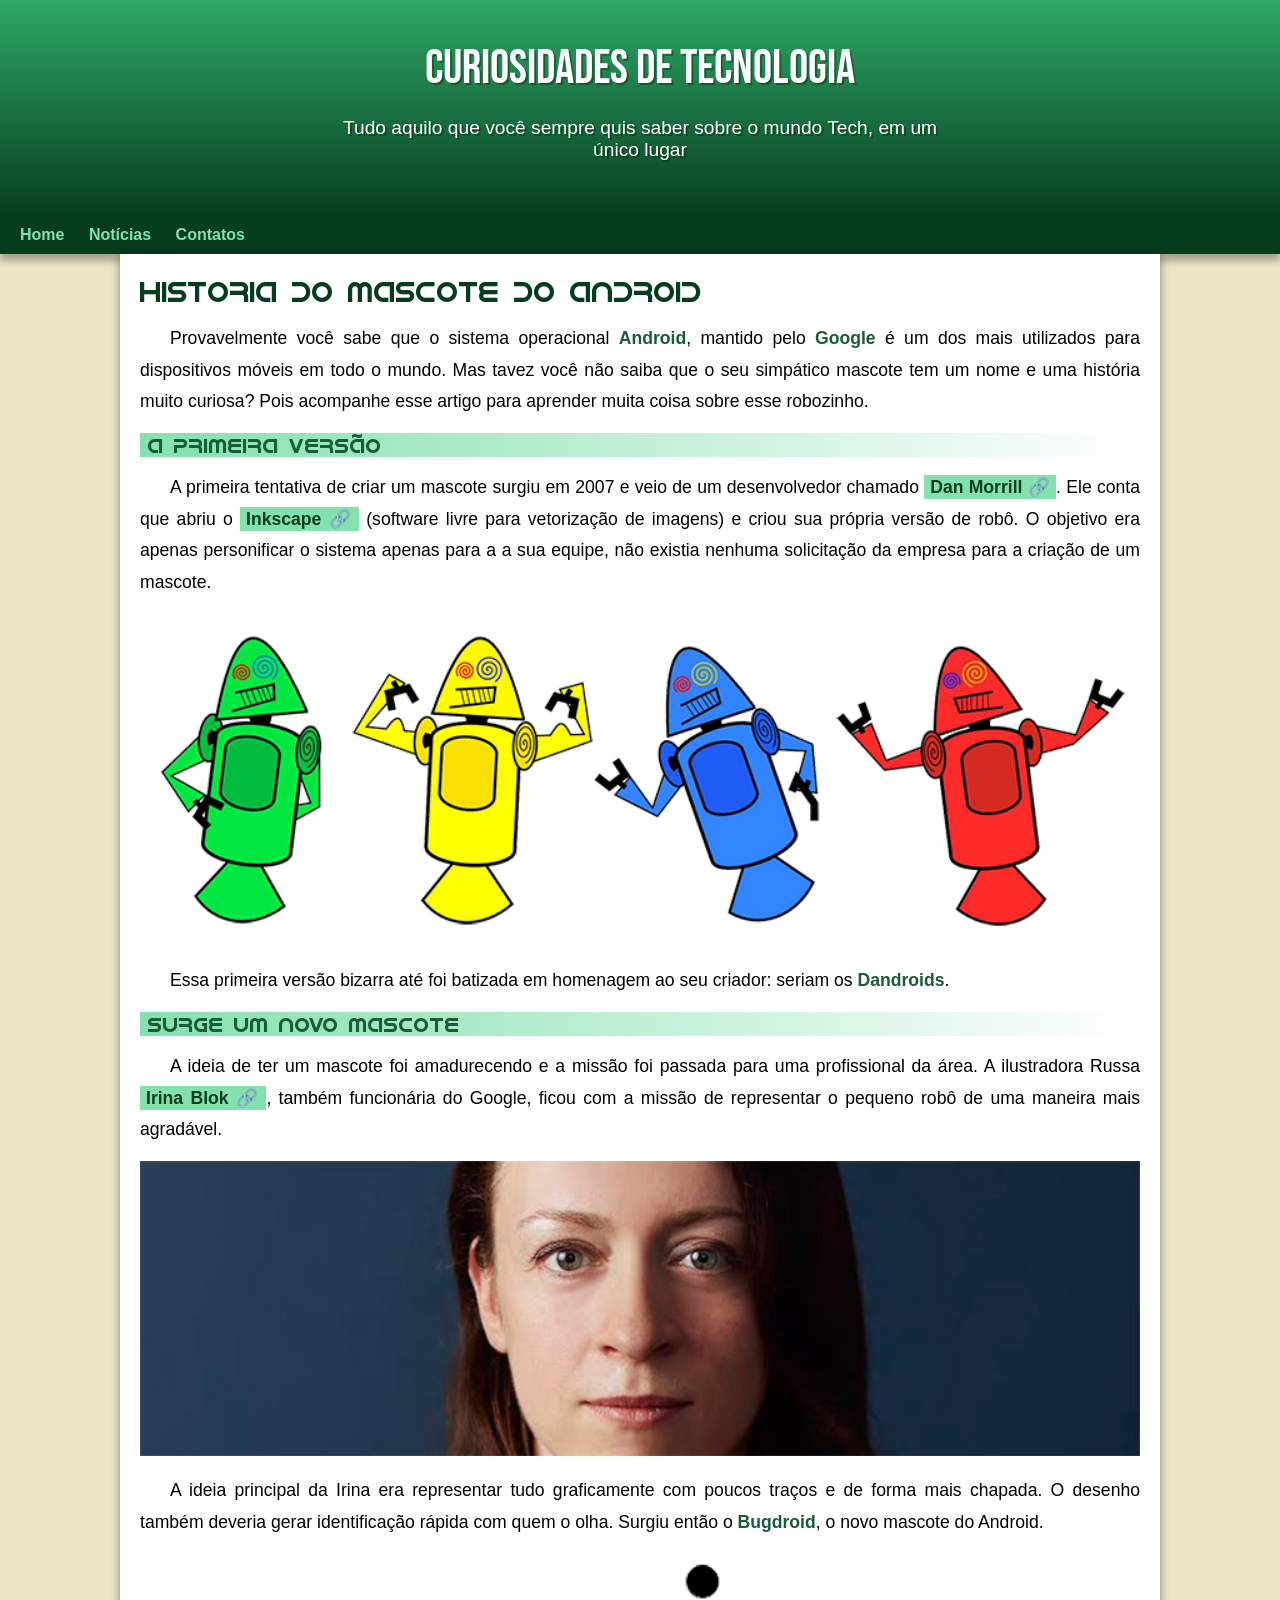
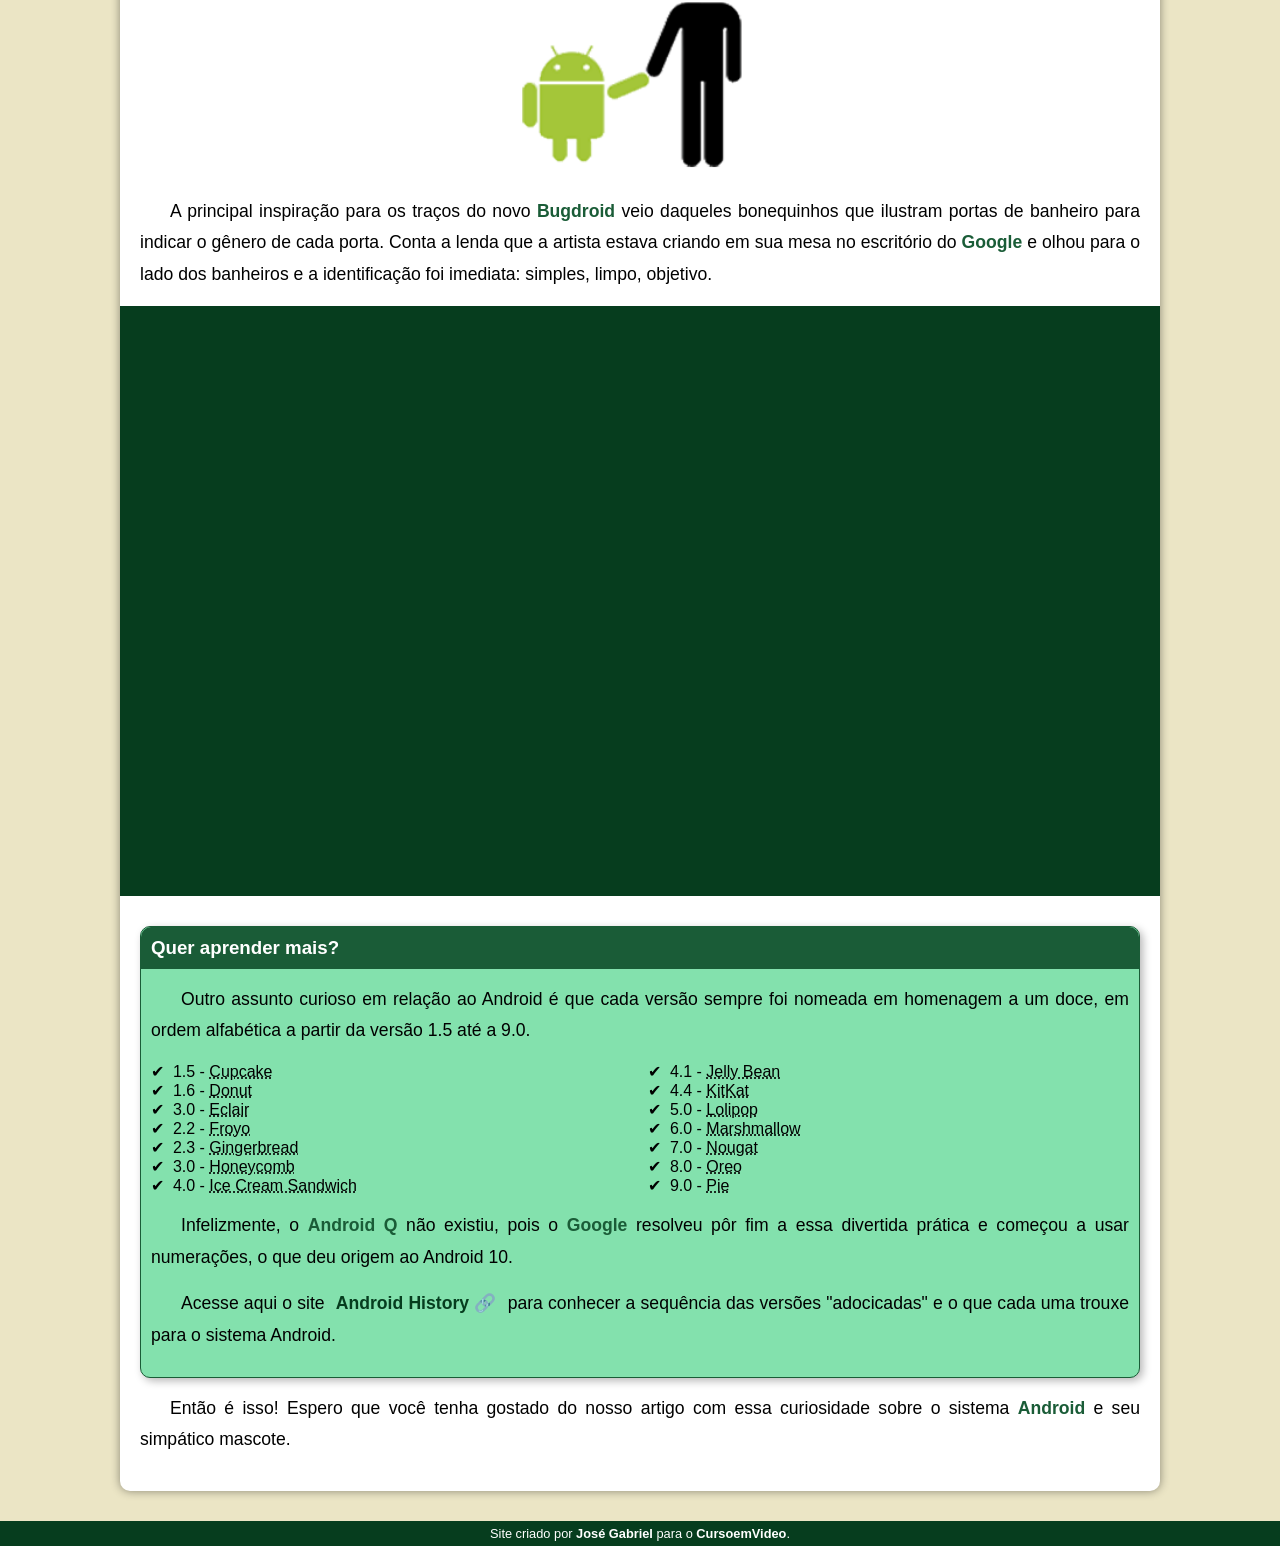
<file: projeto-android/index.html>
<!DOCTYPE html>
<html lang="pt-br">
<head>
    <meta charset="UTF-8">
    <meta name="viewport" content="width=device-width, initial-scale=1.0">
    <title>Como surgiu o mascote do Android?</title>
    <link rel="shortcut icon" href="imagens/favicon.ico" type="image/x-icon">
    <link rel="stylesheet" href="estilo/style.css">
</head>
<body>
    <header>
        <h1>Curiosidades de tecnologia</h1>
        <p>Tudo aquilo que você sempre quis saber sobre o mundo Tech, em um único lugar</p>
    </header>
    <nav>
        <a href="#">Home</a>
        <a href="#">Notícias</a>
        <a href="https://www.instagram.com/thoralenda21/" target="_blank">Contatos</a>
    </nav>
    <main>
        <article>
            <h1>Historia do Mascote do Android</h1>

            <p>Provavelmente você sabe que o sistema operacional <strong>Android</strong>, mantido pelo <strong>Google</strong> é um dos mais utilizados para dispositivos móveis em todo o mundo. Mas tavez você não saiba que o seu simpático mascote tem um nome e uma história muito curiosa? Pois acompanhe esse artigo para aprender muita coisa sobre esse robozinho.</p>

            <h2>A primeira versão</h2>

            <p>A primeira tentativa de criar um mascote surgiu em 2007 e veio de um desenvolvedor chamado <a href="https://androidcommunity.com/dan-morrill-shows-us-the-android-mascot-that-almost-was-20130103/" target="_blank" class="externo">Dan Morrill</a>. Ele conta que abriu o <a href="https://inkscape.org/" target="_blank" class="externo">Inkscape</a> (software livre para vetorização de imagens) e criou sua própria versão de robô. O objetivo era apenas personificar o sistema apenas para a a sua equipe, não existia nenhuma solicitação da empresa para a criação de um mascote.</p>

            <picture>
                <source media="(max-width: 680px)" srcset="imagens/dan-droids-pq.png">

                <img src="imagens/dan-droids.png" alt="Primeiro mascote do Android">
            </picture>

            <p>Essa primeira versão bizarra até foi batizada em homenagem ao seu criador: seriam os <strong>Dandroids</strong>.</p>

            <h2>Surge um novo mascote</h2>

            <p>A ideia de ter um mascote foi amadurecendo e a missão foi passada para uma profissional da área. A ilustradora Russa <a href="https://www.irinablok.com/android" target="_blank" class="externo">Irina Blok</a>, também funcionária do Google, ficou com a missão de representar o pequeno robô de uma maneira mais agradável.</p>

            <picture>
                <source media="(max-width: 680px)" srcset="imagens/irina-blok-pq.jpg">

                <img src="imagens/irina-blok.jpg" alt="Irina Blok, criadora do Bugdroid">
            </picture>

            <p>A ideia principal da Irina era representar tudo graficamente com poucos traços e de forma mais chapada. O desenho também deveria gerar identificação rápida com quem o olha. Surgiu então o <strong>Bugdroid</strong>, o novo mascote do Android.</p>

            <img src="imagens/bugdroid.png" alt="Bugdroid" class="pequena">

            <p>A principal inspiração para os traços do novo <strong>Bugdroid</strong> veio daqueles bonequinhos que ilustram portas de banheiro para indicar o gênero de cada porta. Conta a lenda que a artista estava criando em sua mesa no escritório do <strong>Google</strong> e olhou para o lado dos banheiros e a identificação foi imediata: simples, limpo, objetivo.</p>
            <div class="video">
                <iframe width="560" height="315" src="https://www.youtube.com/embed/l2UDgpLz20M?si=a568zLq4dQ7QCKWY" title="YouTube video player" frameborder="0" allow="accelerometer; autoplay; clipboard-write; encrypted-media; gyroscope; picture-in-picture; web-share" referrerpolicy="strict-origin-when-cross-origin" allowfullscreen></iframe>
            </div>
            <aside>
                <h3>Quer aprender mais?</h3>

                <p>Outro assunto curioso em relação ao Android é que cada versão sempre foi nomeada em homenagem a um doce, em ordem alfabética a partir da versão 1.5 até a 9.0.</p>
                <ul>
                    <li>1.5 - <abbr title="Bolo de Copo">Cupcake</abbr></li>
                    <li>1.6 - <abbr title="Rosquinha">Donut</abbr></li>
                    <li>3.0 - <abbr title="Bomba">Eclair</abbr></li>
                    <li>2.2 - <abbr title="Iogurte Congelado">Froyo</abbr></li>
                    <li>2.3 - <abbr title="Biscoito de Gengibre">Gingerbread</abbr></li>
                    <li>3.0 - <abbr title="Favo de Mel">Honeycomb</abbr></li>
                    <li>4.0 - <abbr title="Sanduíche de Sorvete">Ice Cream Sandwich</abbr></li>
                    <li>4.1 - <abbr title="Jujuba">Jelly Bean</abbr></li>
                    <li>4.4 - <abbr title="Kitkat">KitKat</abbr></li>
                    <li>5.0 - <abbr title="Pirulito">Lolipop</abbr></li>
                    <li>6.0 - <abbr title="Marshmallow">Marshmallow</abbr></li>
                    <li>7.0 - <abbr title="Torrone">Nougat</abbr></li>
                    <li>8.0 - <abbr title="Oreo">Oreo</abbr></li>
                    <li>9.0 - <abbr title="Torta">Pie</abbr></li>
                </ul>
                <p>Infelizmente, o <strong>Android Q</strong> não existiu, pois o <strong>Google</strong> resolveu pôr fim a essa divertida prática e começou a usar numerações, o que deu origem ao Android 10.</p>
                <p>Acesse aqui o site <a href="https://www.android.com/intl/en_uk/history/#/donut" target="_blank" class="externo">Android History</a> para conhecer a sequência das versões "adocicadas" e o que cada uma trouxe para o sistema Android.</p>
            </aside>
            <p>Então é isso! Espero que você tenha gostado do nosso artigo com essa curiosidade sobre o sistema <strong>Android</strong> e seu simpático mascote.</p>
        </article>
    </main>
    <footer>
        <p>Site criado por <a href="https://github.com/josegabrieldev" target="_blank">José Gabriel</a> para o <a href="https://www.youtube.com/c/CursoemV%C3%ADdeo" target="_blank">CursoemVideo</a>.</p>
    </footer>
</body>
</html>
</file>
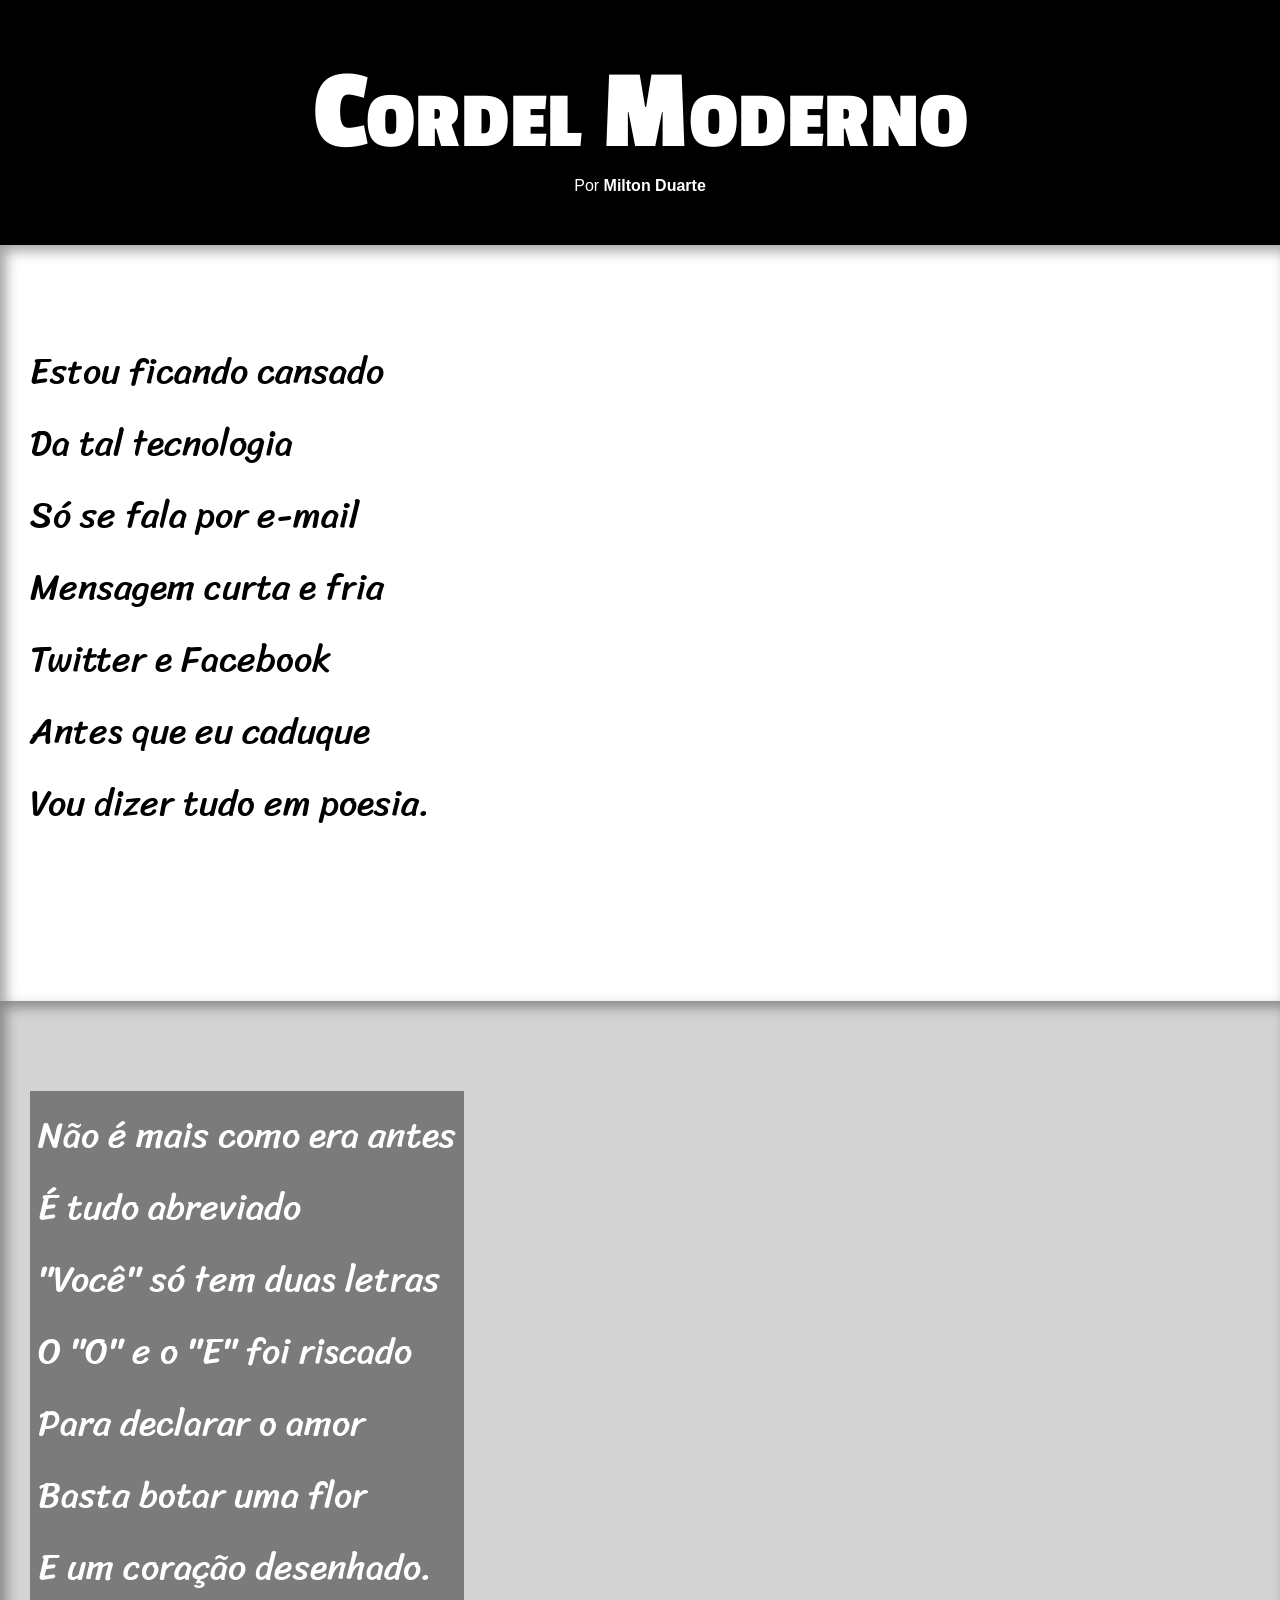
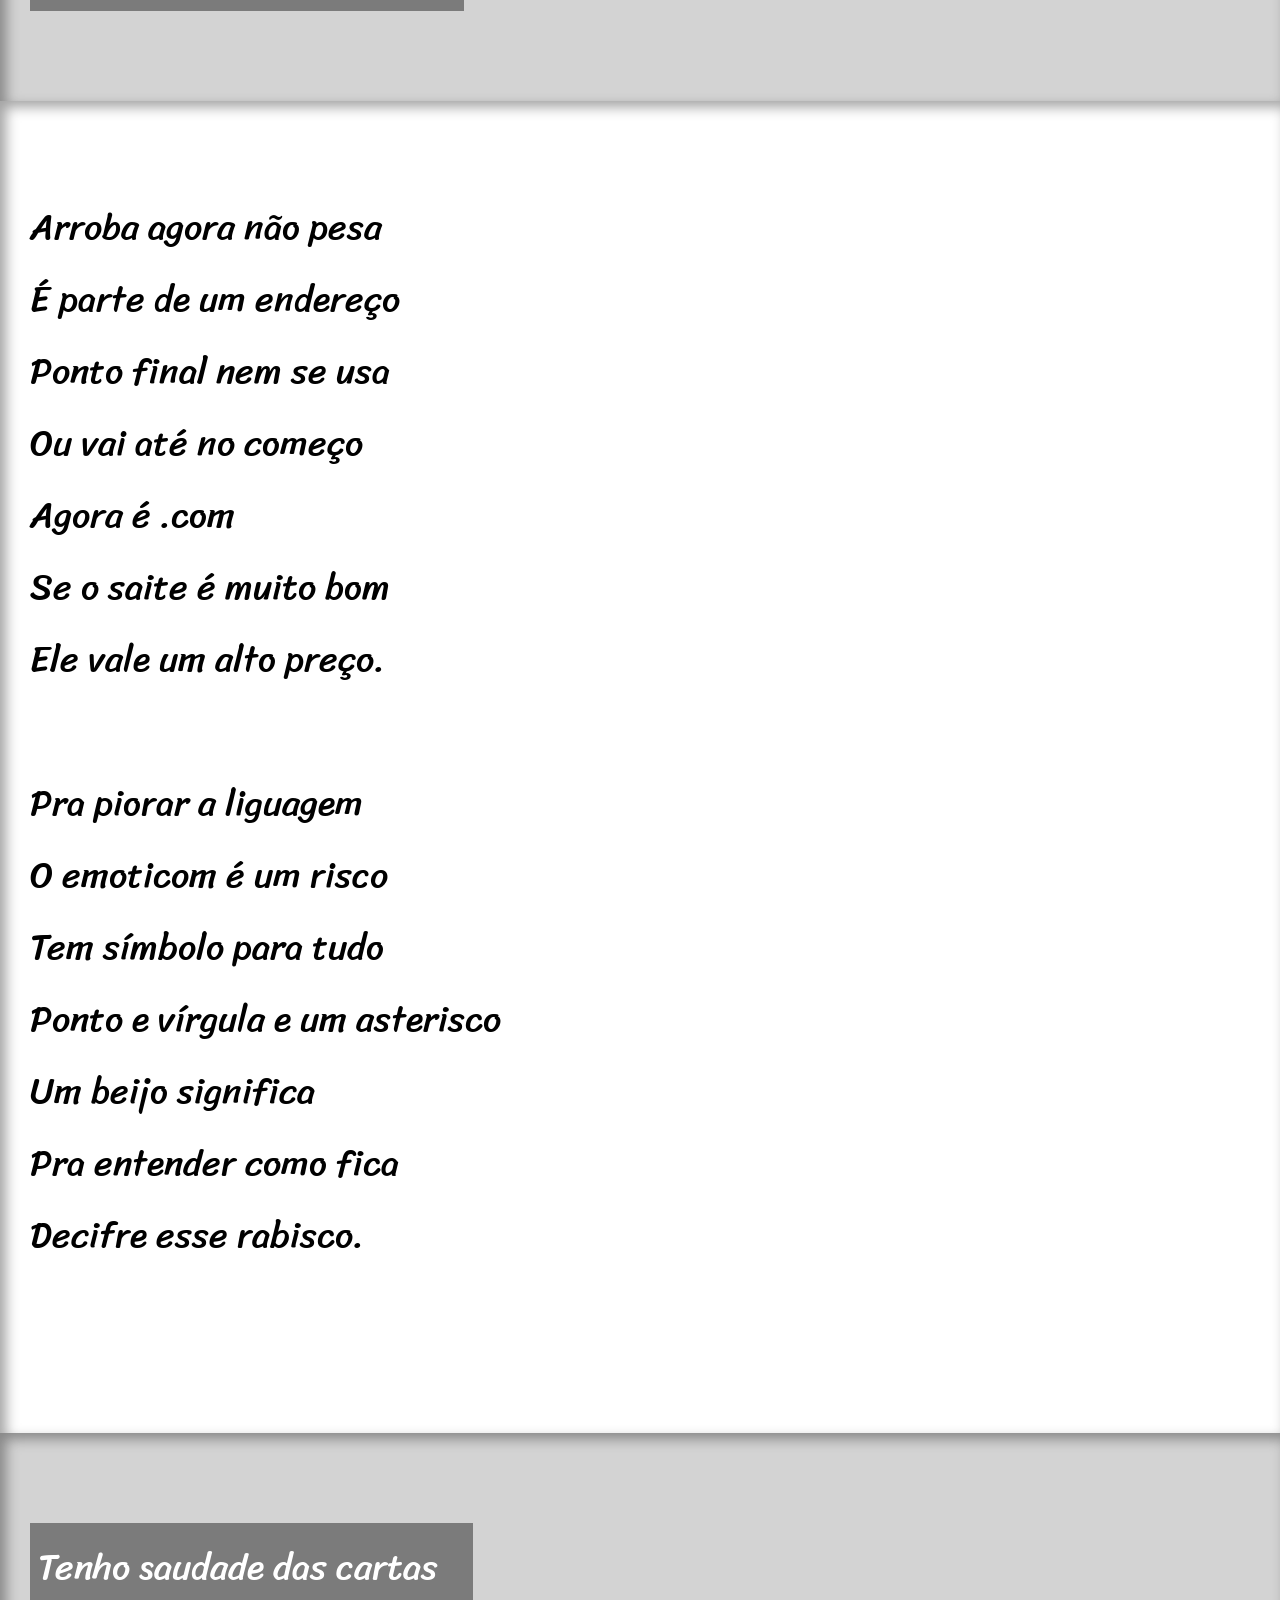
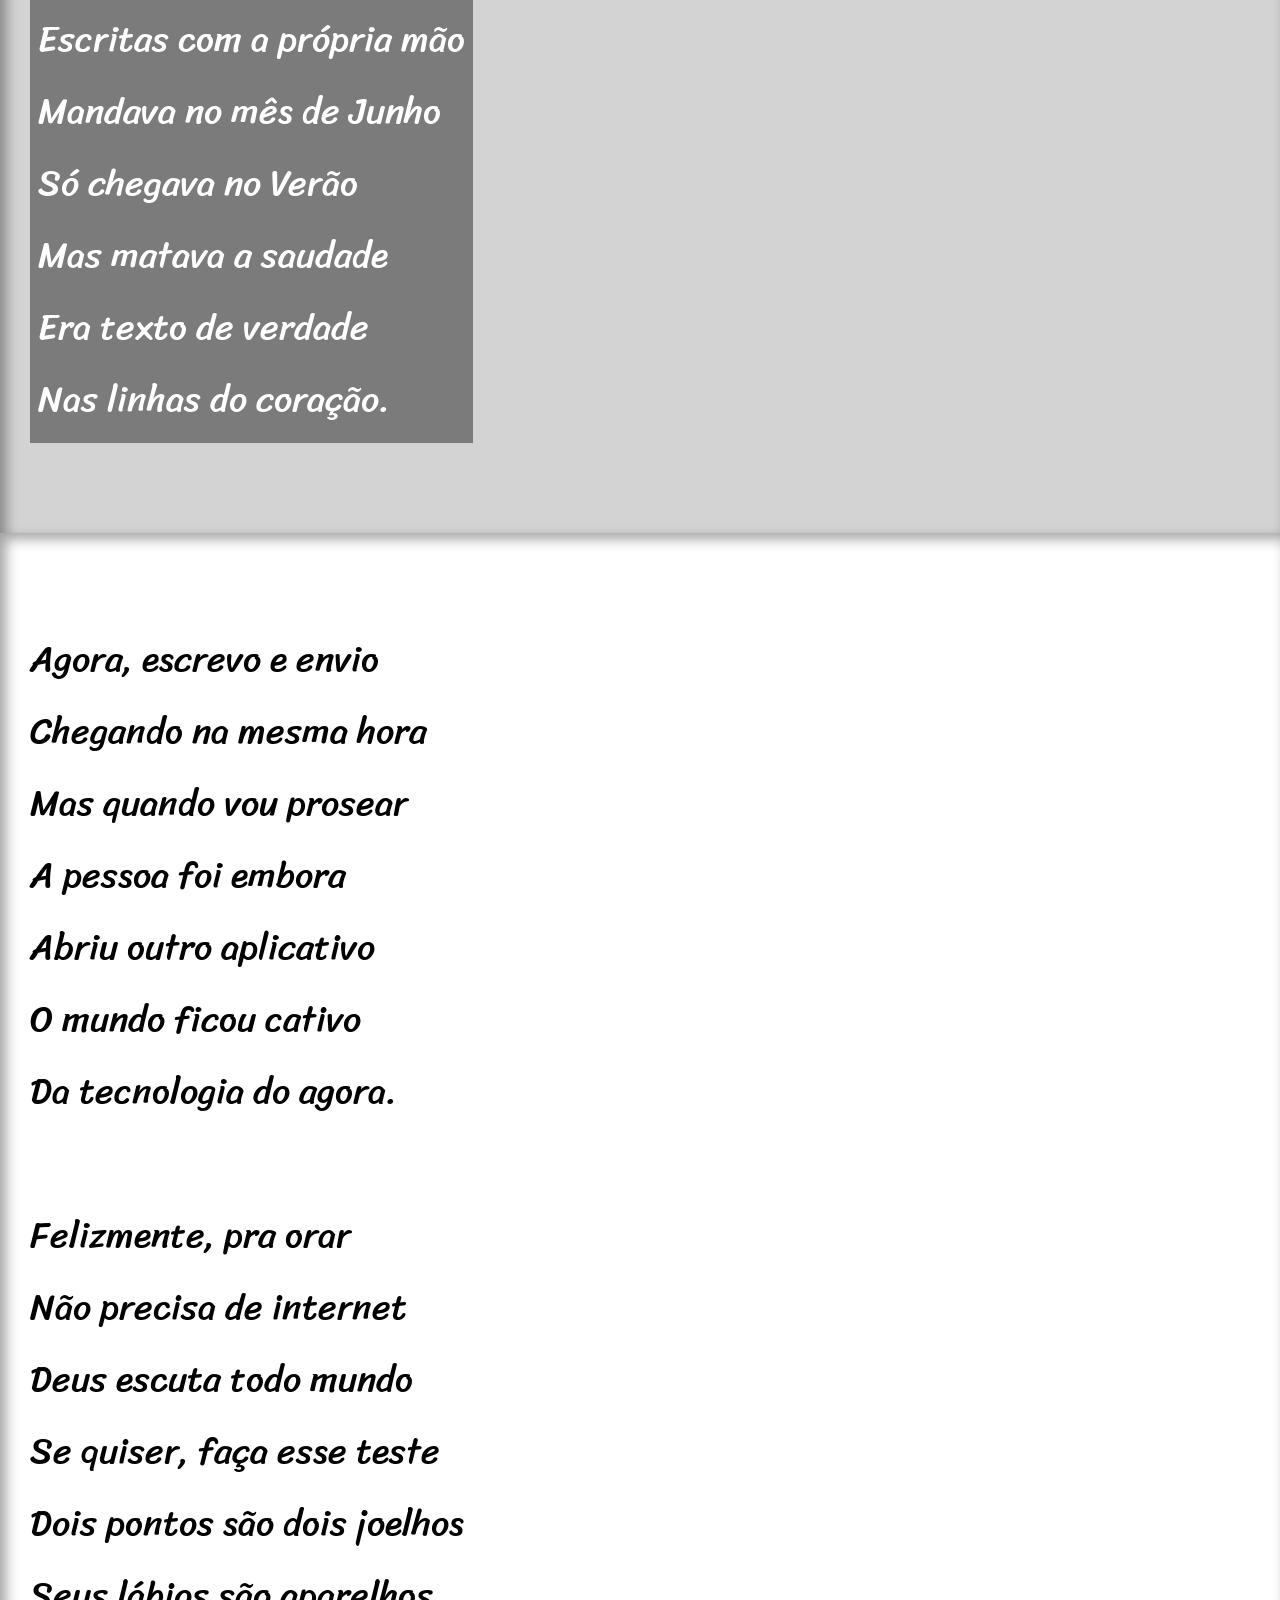
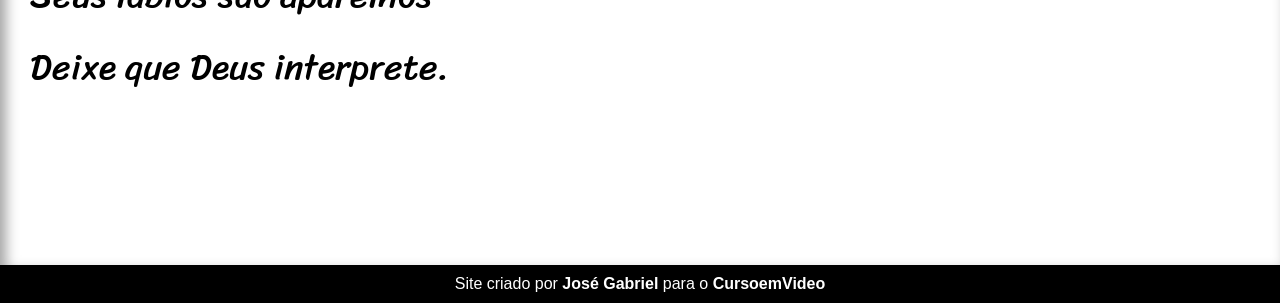
<file: projeto-cordel/index.html>
<!DOCTYPE html>
<html lang="pt-br">
<head>
    <meta charset="UTF-8">
    <meta name="viewport" content="width=device-width, initial-scale=1.0">
    <title>Cordel Moderno</title>
    <link rel="stylesheet" href="estilo/style.css">
</head>
<body>
    <header>
        <h1>Cordel Moderno</h1>
        <p>Por <a href="https://www.recantodasletras.com.br/poesias/3186743" target="_blank">Milton Duarte</a></p>
    </header>

    <section class="normal">
        <p>
            Estou ficando cansado <br>
            Da tal tecnologia <br>
            Só se fala por e-mail <br>
            Mensagem curta e fria <br>
            Twitter e Facebook <br>
            Antes que eu caduque <br>
            Vou dizer tudo em poesia.
        </p>
    </section>

    <section class="imagem" id="img01">
        <p>
            Não é mais como era antes <br>
            É tudo abreviado <br>
            "Você" só tem duas letras <br>
            O "O" e o "E" foi riscado <br>
            Para declarar o amor <br>
            Basta botar uma flor <br>
            E um coração desenhado.
        </p>
    </section>

    <section class="normal">
        <p>
            Arroba agora não pesa <br>
            É parte de um endereço <br>
            Ponto final nem se usa <br>
            Ou vai até no começo <br>
            Agora é .com <br>
            Se o saite é muito bom <br>
            Ele vale um alto preço.
        </p>

        <p>
            Pra piorar a liguagem <br>
            O emoticom é um risco <br>
            Tem símbolo para tudo <br>
            Ponto e vírgula e um asterisco <br>
            Um beijo significa <br>
            Pra entender como fica <br>
            Decifre esse rabisco.
        </p>
    </section>

    <section class="imagem" id="img02">
        <p>
            Tenho saudade das cartas <br>
            Escritas com a própria mão <br>
            Mandava no mês de Junho <br>
            Só chegava no Verão <br>
            Mas matava a saudade <br>
            Era texto de verdade <br>
            Nas linhas do coração.
        </p>
    </section>

    <section class="normal">
        <p>
            Agora, escrevo e envio <br>
            Chegando na mesma hora <br>
            Mas quando vou prosear <br>
            A pessoa foi embora <br>
            Abriu outro aplicativo <br>
            O mundo ficou cativo <br>
            Da tecnologia do agora.
        </p>

        <p>
            Felizmente, pra orar <br>
            Não precisa de internet <br>
            Deus escuta todo mundo <br>
            Se quiser, faça esse teste <br>
            Dois pontos são dois joelhos <br>
            Seus lábios são aparelhos <br>
            Deixe que Deus interprete.
        </p>
    </section>

    <footer>
        <p>Site criado por <a href="https://www.instagram.com/thoralenda21/" target="_blank">José Gabriel</a> para o <a href="https://www.cursoemvideo.com" target="_blank">CursoemVideo</a></p>
    </footer>
</body>
</html>
</file>
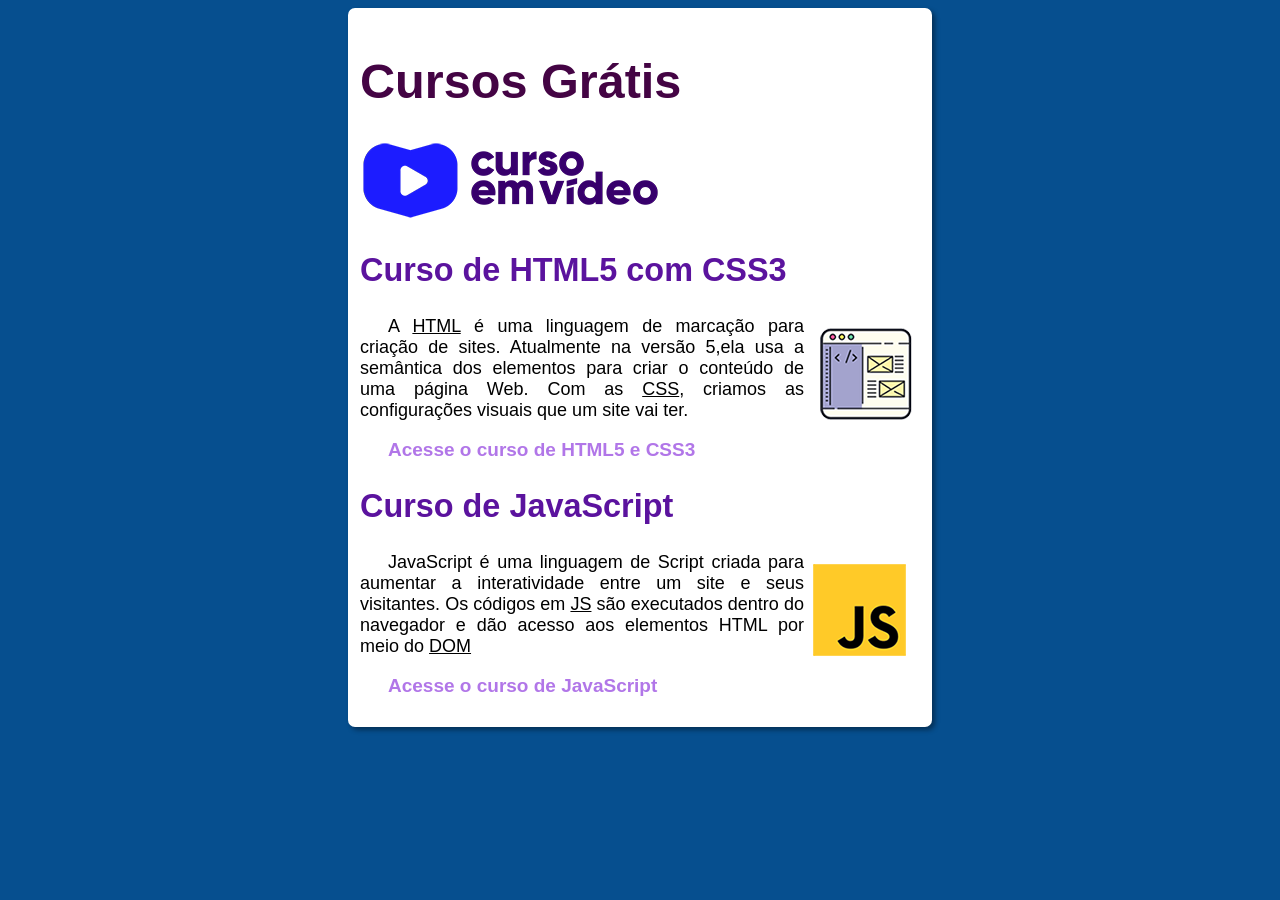
<file: projeto-site/index.html>
<!DOCTYPE html>
<html lang="pt-br">
<head>
    <meta charset="UTF-8">
    <meta name="viewport" content="width=device-width, initial-scale=1.0">
    <title>Curso em Vídeo</title>
    <link rel="stylesheet" href="estilos/style.css">
</head>
<body>
    <main>
        <header>
            <h1>Cursos Grátis</h1>
            <img src="imagens/curso-em-video-cor.png" alt="Curso em Vídeo">
        </header>
        <article>
            <h2>Curso de HTML5 com CSS3</h2>
            <img class="lado" src="imagens/curso-html-css.png" alt="Curso HTML5 E CSS3">
            <p>A <abbr title="HyperText Markup Language">HTML</abbr> é uma linguagem de marcação para criação de sites. Atualmente na versão 5,ela usa a semântica dos elementos para criar o conteúdo de uma página Web. Com as <abbr title="Cascading Style Sheets">CSS</abbr>, criamos as configurações visuais que um site vai ter.</p>
            <p><a class="efeito" href="html-css.html" target="_self">Acesse o curso de HTML5 e CSS3</a></p>
        </article>
        <article>
            <h2>Curso de JavaScript</h2>
            <img class="lado" src="imagens/curso-javascript.png" alt="Curso de JavaScript">
            <p>JavaScript é uma linguagem de Script criada para aumentar a interatividade entre um site e seus visitantes. Os códigos em <abbr title="JavaScript">JS</abbr> são executados dentro do navegador e dão acesso aos elementos HTML por meio do <abbr title="Document Object Model">DOM</abbr></p>
            <p><a class="efeito" href="javascript.html" target="_self">Acesse o curso de JavaScript</a></p>
        </article>
    </main>
</body>
</html>
</file>
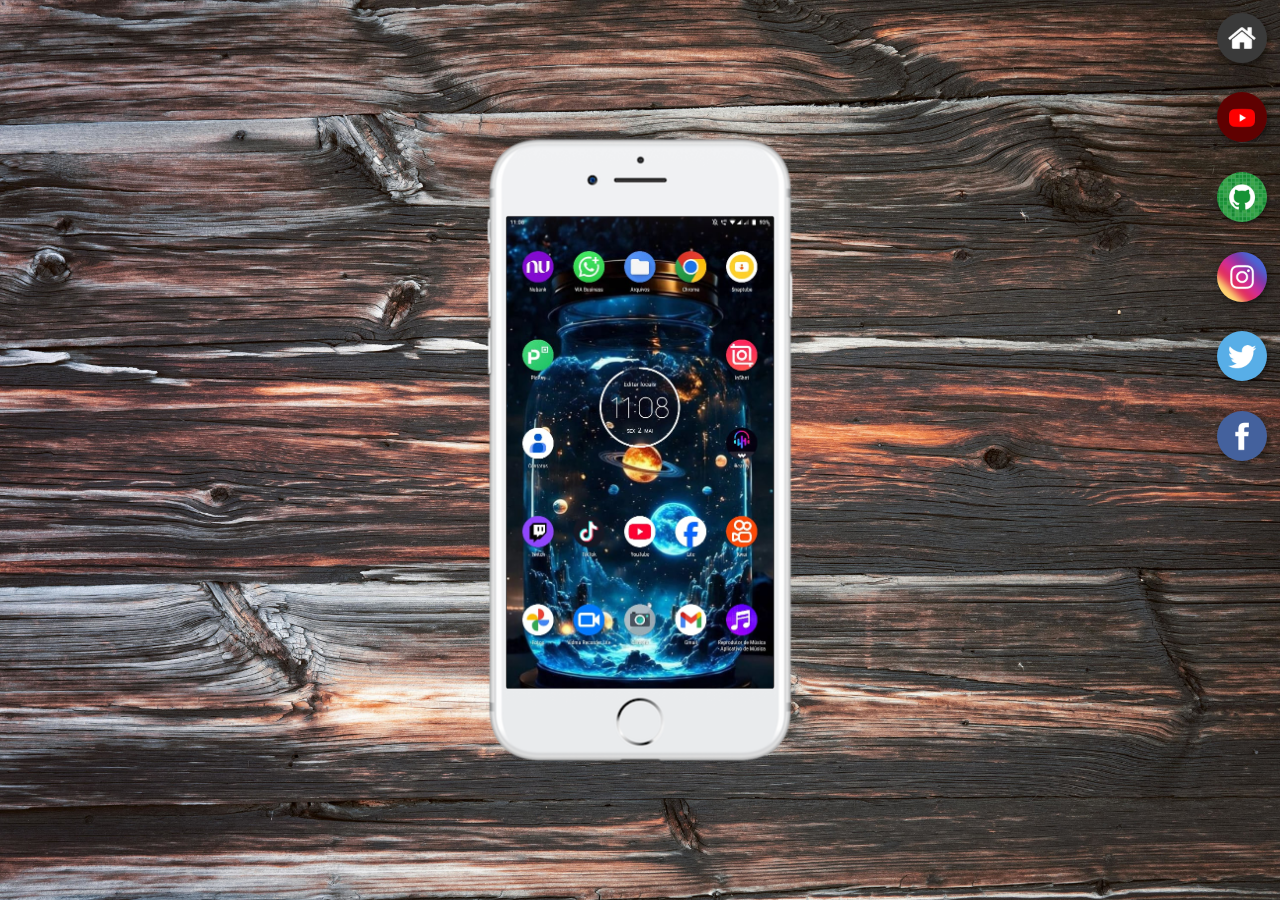
<file: projeto-social/index.html>
<!DOCTYPE html>
<html lang="pt-BR">
<head>
    <meta charset="UTF-8">
    <meta name="viewport" content="width=device-width, initial-scale=1.0">
    <link rel="shortcut icon" href="favicon.ico" type="image/x-icon">
    <title>Projeto Redes Socias</title>
    <link rel="stylesheet" href="estilos/style.css">
</head>
<body>
    <main>
        <section id="telefone">
            <iframe src="home.html" frameborder="0" name="tela" id="tela"></iframe>
        </section>
        <section id="redes-socias">

            <a href="home.html" target="tela"><img src="imagens/logo-home.jpg" alt="home"></a> <br>

            <a href="youtube.html" target="tela"><img src="imagens/logo-youtube.jpg" alt="youtube"></a> <br>

            <a href="github.html" target="tela"><img src="imagens/logo-github.jpg" alt="github"></a> <br>

            <a href="instagram.html" target="tela"><img src="imagens/logo-instagram.jpg" alt="instagram"></a> <br>

            <a href="twitter.html" target="tela"><img src="imagens/logo-twitter.jpg" alt="twitter"></a> <br>

            <a href="facebook.html" target="tela"><img src="imagens/logo-facebook.jpg" alt="facebook"></a>
        </section>
    </main>
</body>
</html>
</file>
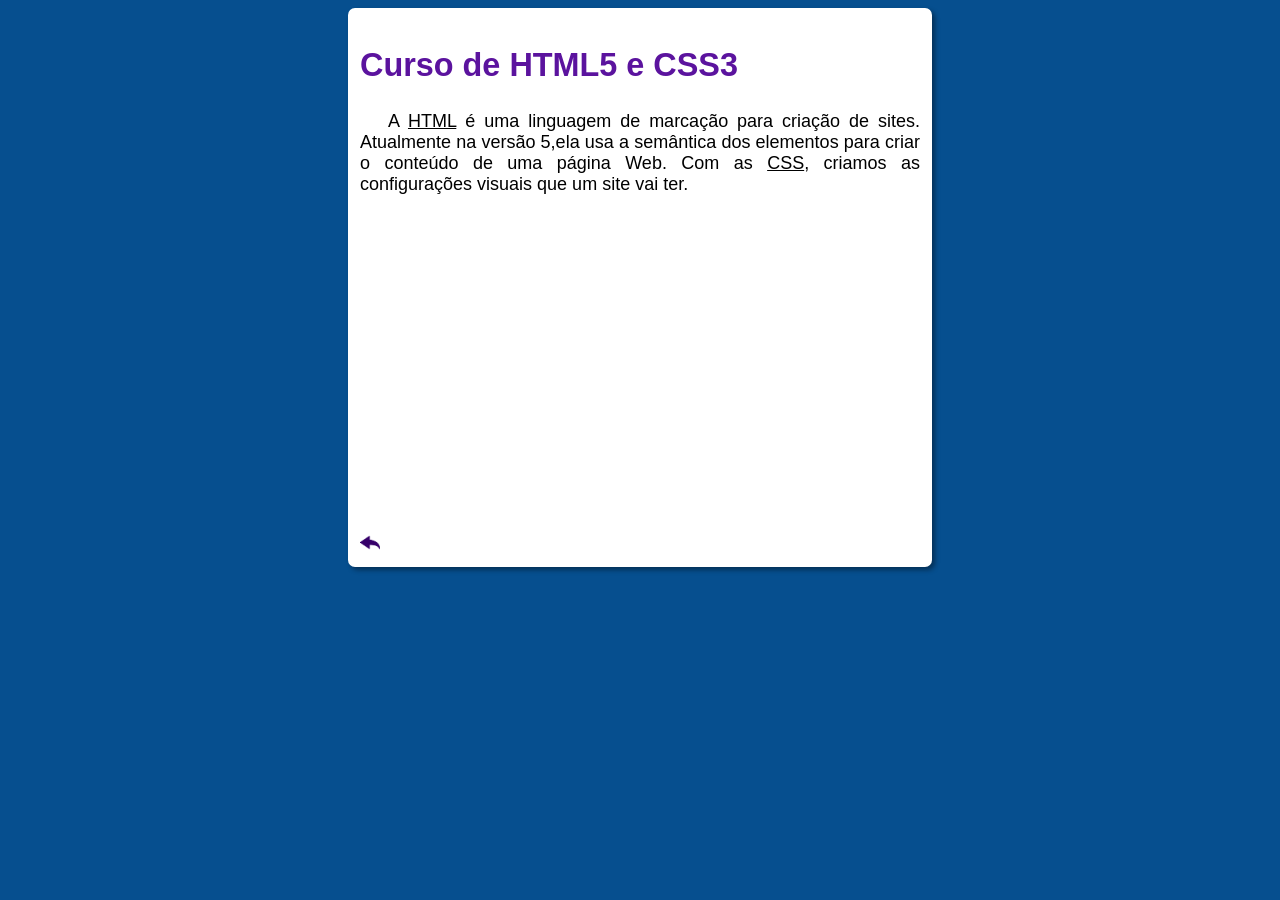
<file: projeto-site/html-css.html>
<!DOCTYPE html>
<html lang="pt-br">
<head>
    <meta charset="UTF-8">
    <meta name="viewport" content="width=device-width, initial-scale=1.0">
    <title>Curso de HTML5 e CSS3</title>
    <link rel="stylesheet" href="estilos/style.css">
</head>
<body>
    <main>
        <h2>Curso de HTML5 e CSS3</h2>
        <p>A <abbr title="HyperText Markup Language">HTML</abbr> é uma linguagem de marcação para criação de sites. Atualmente na versão 5,ela usa a semântica dos elementos para criar o conteúdo de uma página Web. Com as <abbr title="Cascading Style Sheets">CSS</abbr>, criamos as configurações visuais que um site vai ter.</p>

        <iframe width="560" height="315" src="https://www.youtube.com/embed/Ejkb_YpuHWs?si=qQQcWV6q_Wx1TBla" title="YouTube video player" frameborder="0" allow="accelerometer; autoplay; clipboard-write; encrypted-media; gyroscope; picture-in-picture; web-share" referrerpolicy="strict-origin-when-cross-origin" allowfullscreen></iframe>

        <a href="index.html"><img src="imagens/btn-back.png" alt="Voltar" width="20px"></a>
    </main>
</body>
</html>
</file>
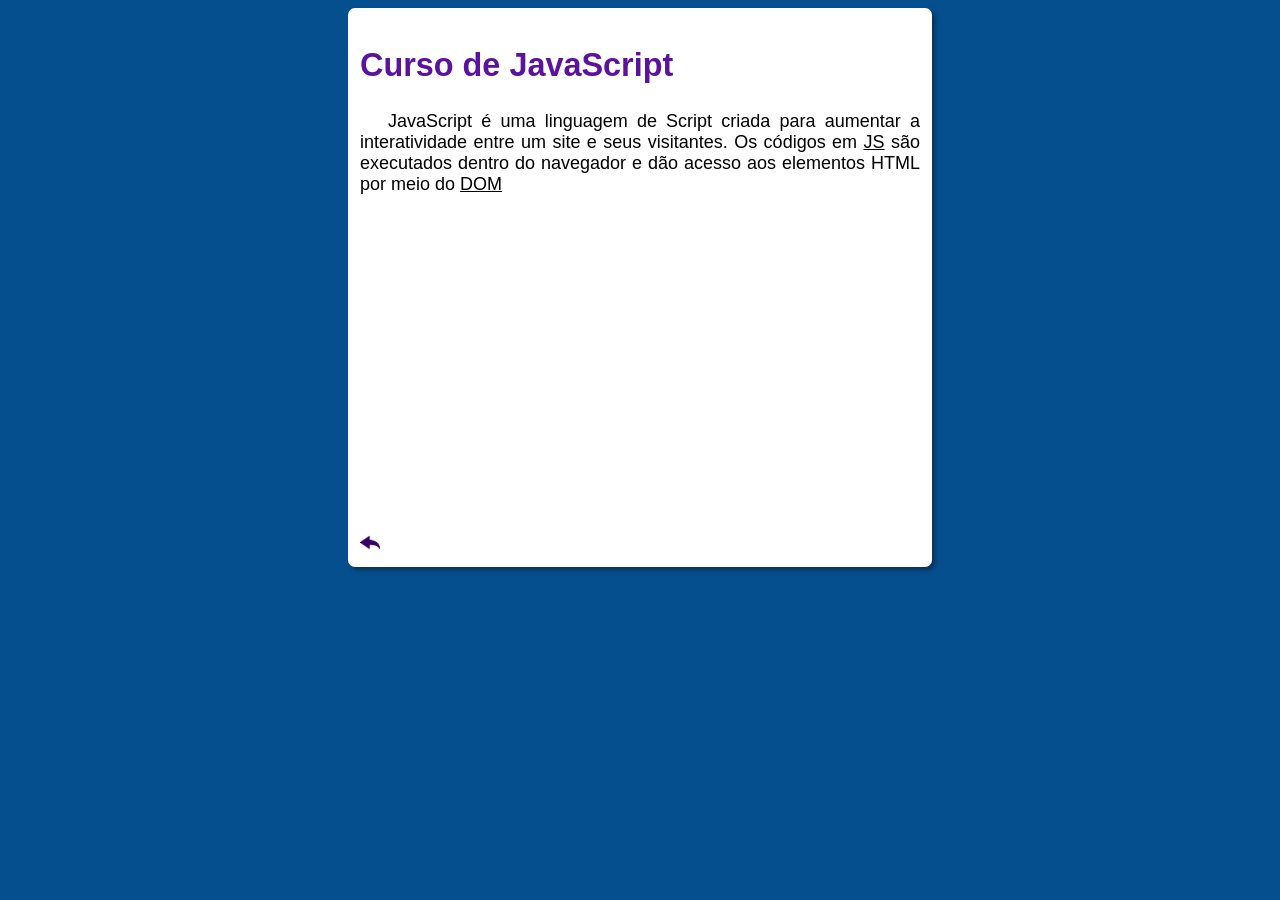
<file: projeto-site/javascript.html>
<!DOCTYPE html>
<html lang="pt-br">
<head>
    <meta charset="UTF-8">
    <meta name="viewport" content="width=device-width, initial-scale=1.0">
    <title>Curso de JavaScript</title>
    <link rel="stylesheet" href="estilos/style.css">
</head>
<body>
    <main>
        <h2>Curso de JavaScript</h2>
        <p>JavaScript é uma linguagem de Script criada para aumentar a interatividade entre um site e seus visitantes. Os códigos em <abbr title="JavaScript">JS</abbr> são executados dentro do navegador e dão acesso aos elementos HTML por meio do <abbr title="Document Object Model">DOM</abbr></p>

        <iframe width="560" height="315" src="https://www.youtube.com/embed/BXqUH86F-kA?si=DwYopkAUW1UCkTEL" title="YouTube video player" frameborder="0" allow="accelerometer; autoplay; clipboard-write; encrypted-media; gyroscope; picture-in-picture; web-share" referrerpolicy="strict-origin-when-cross-origin" allowfullscreen></iframe>
        
        <a href="index.html" target="_self"><img src="imagens/btn-back.png" alt="Voltar" width="20px"></a>
    </main>
</body>
</html>
</file>
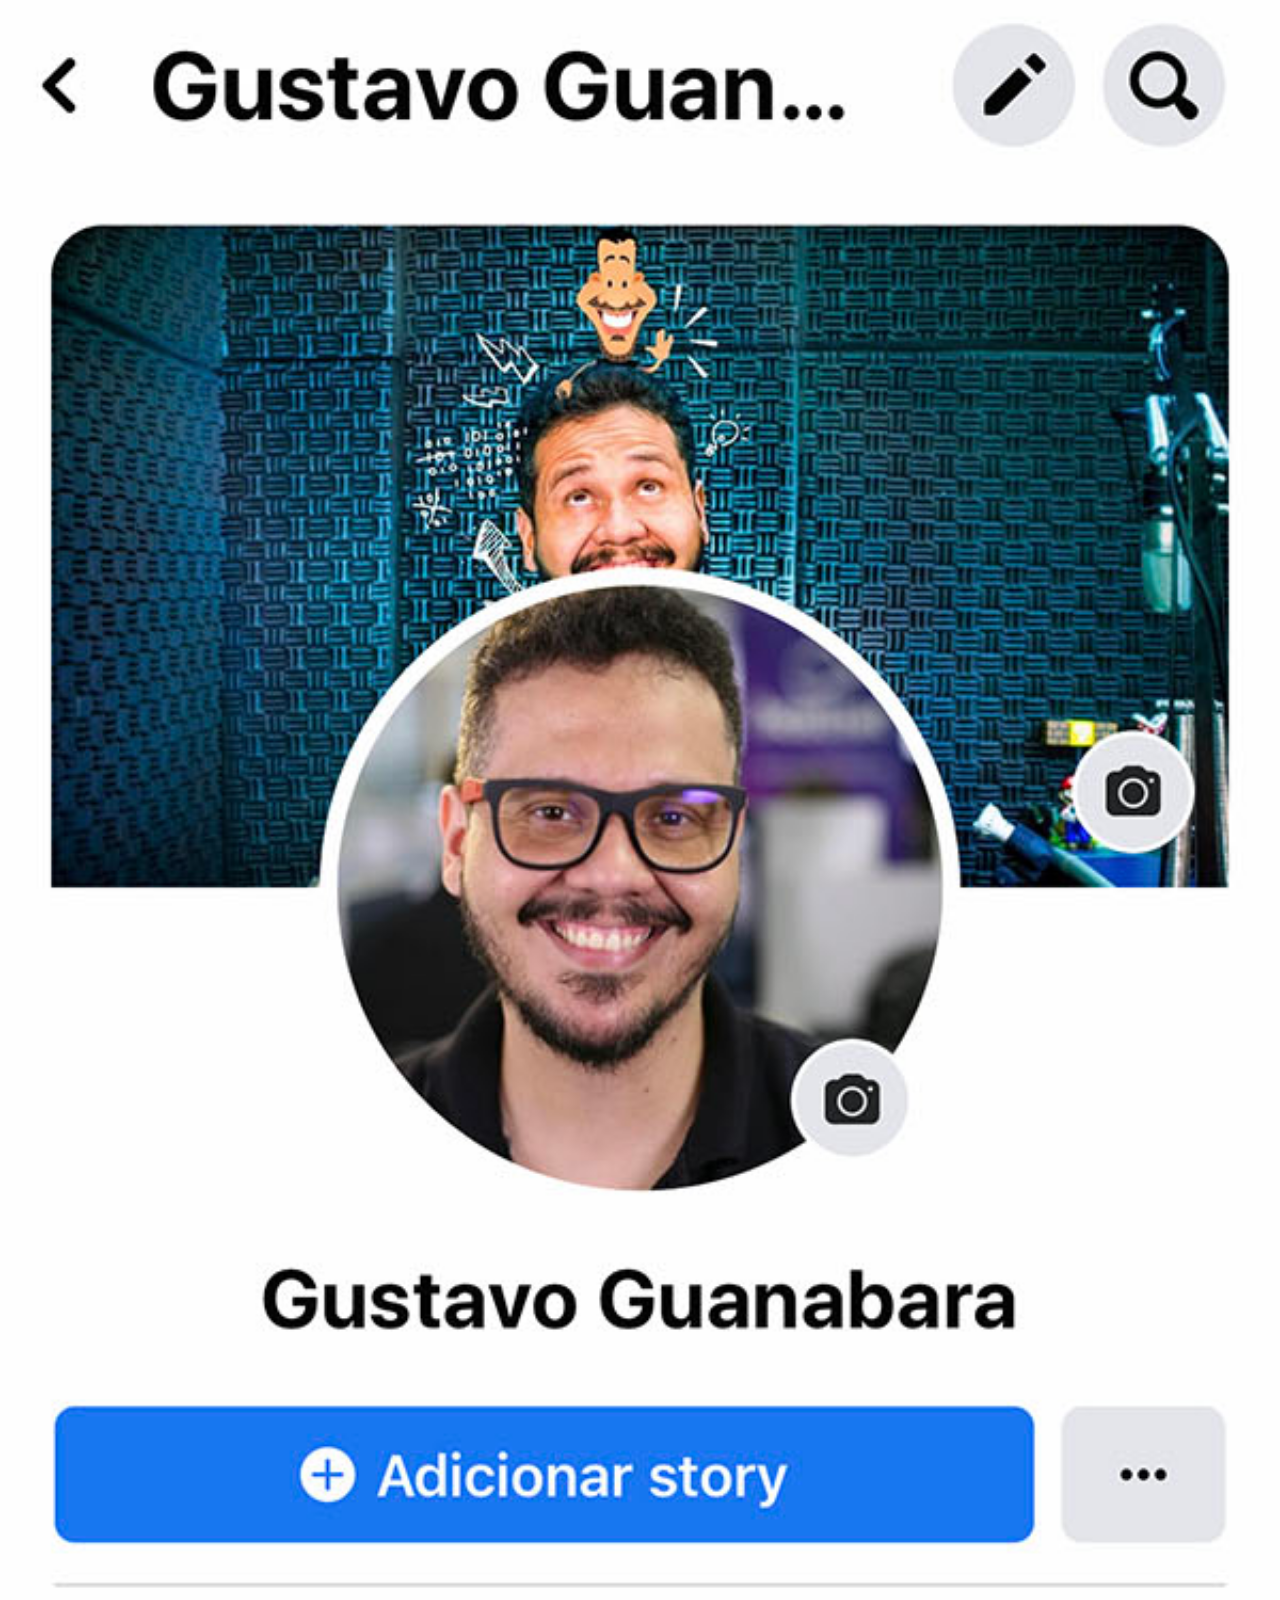
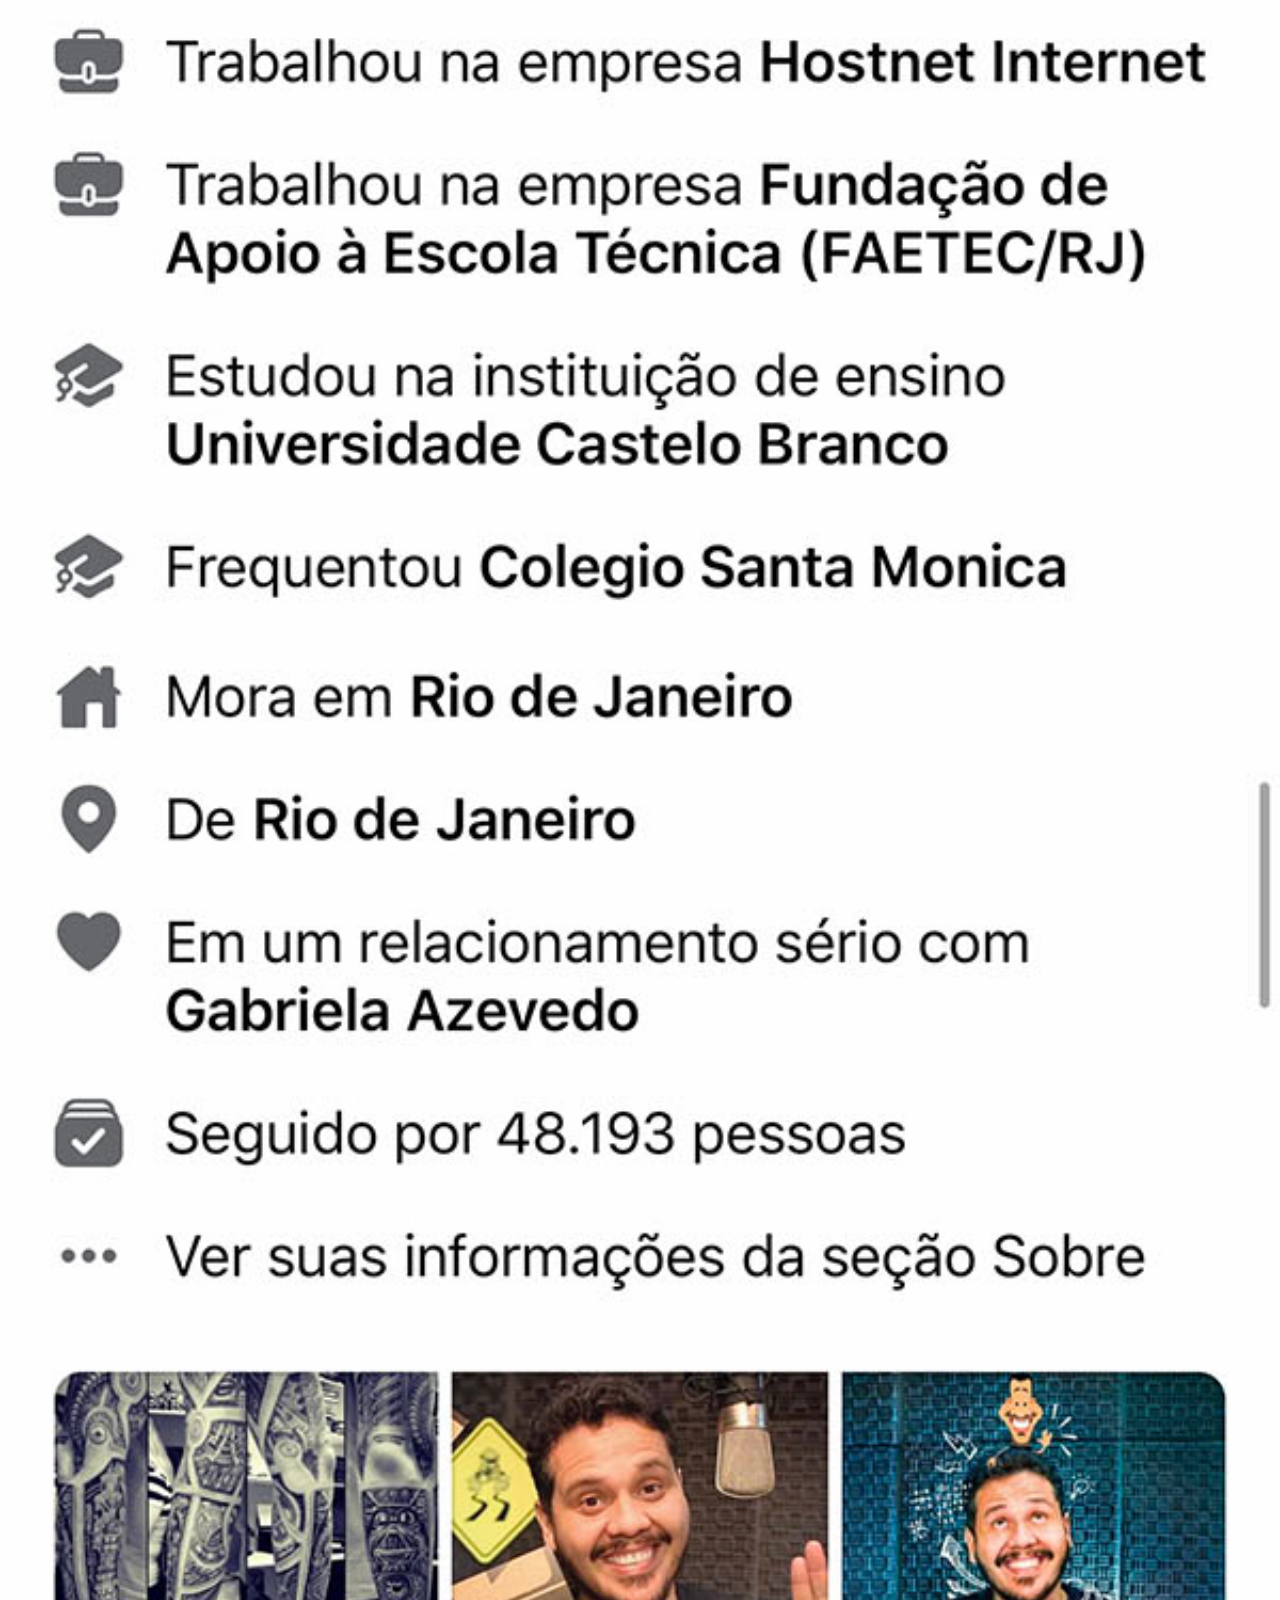
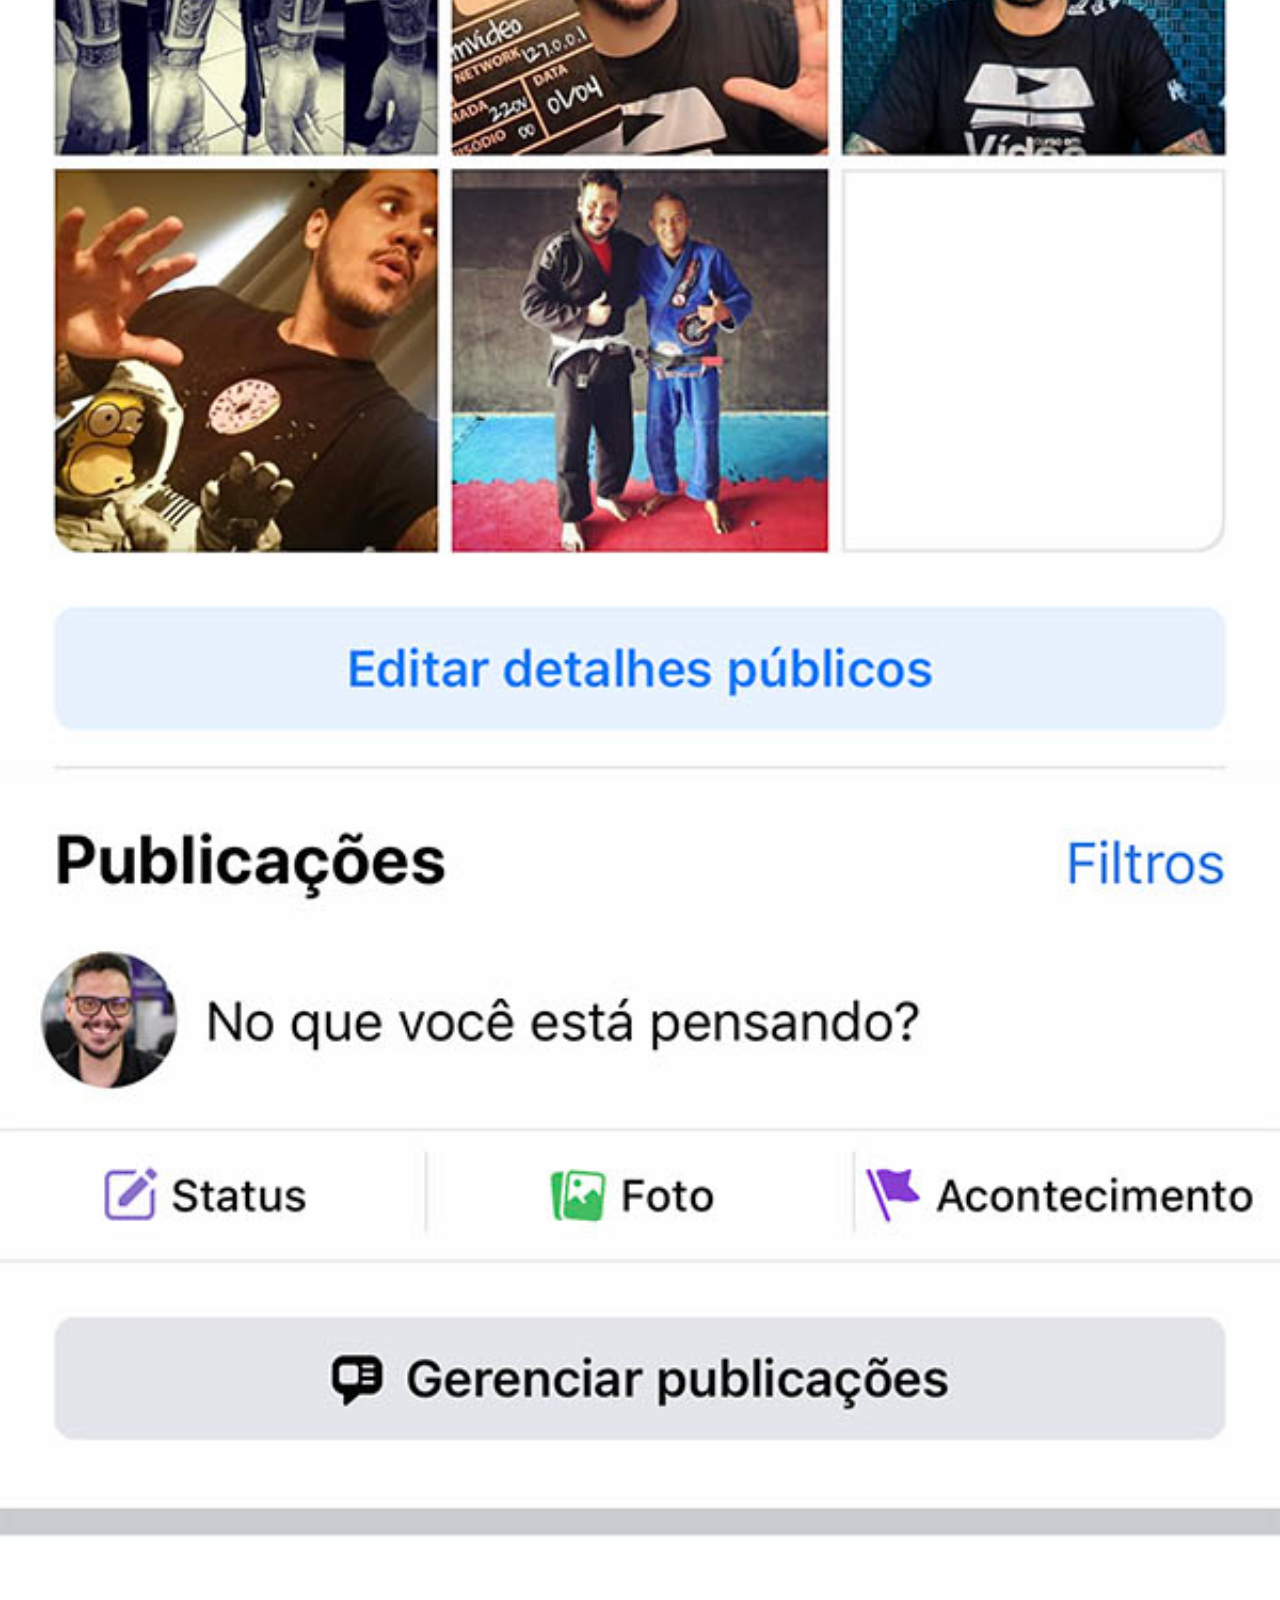
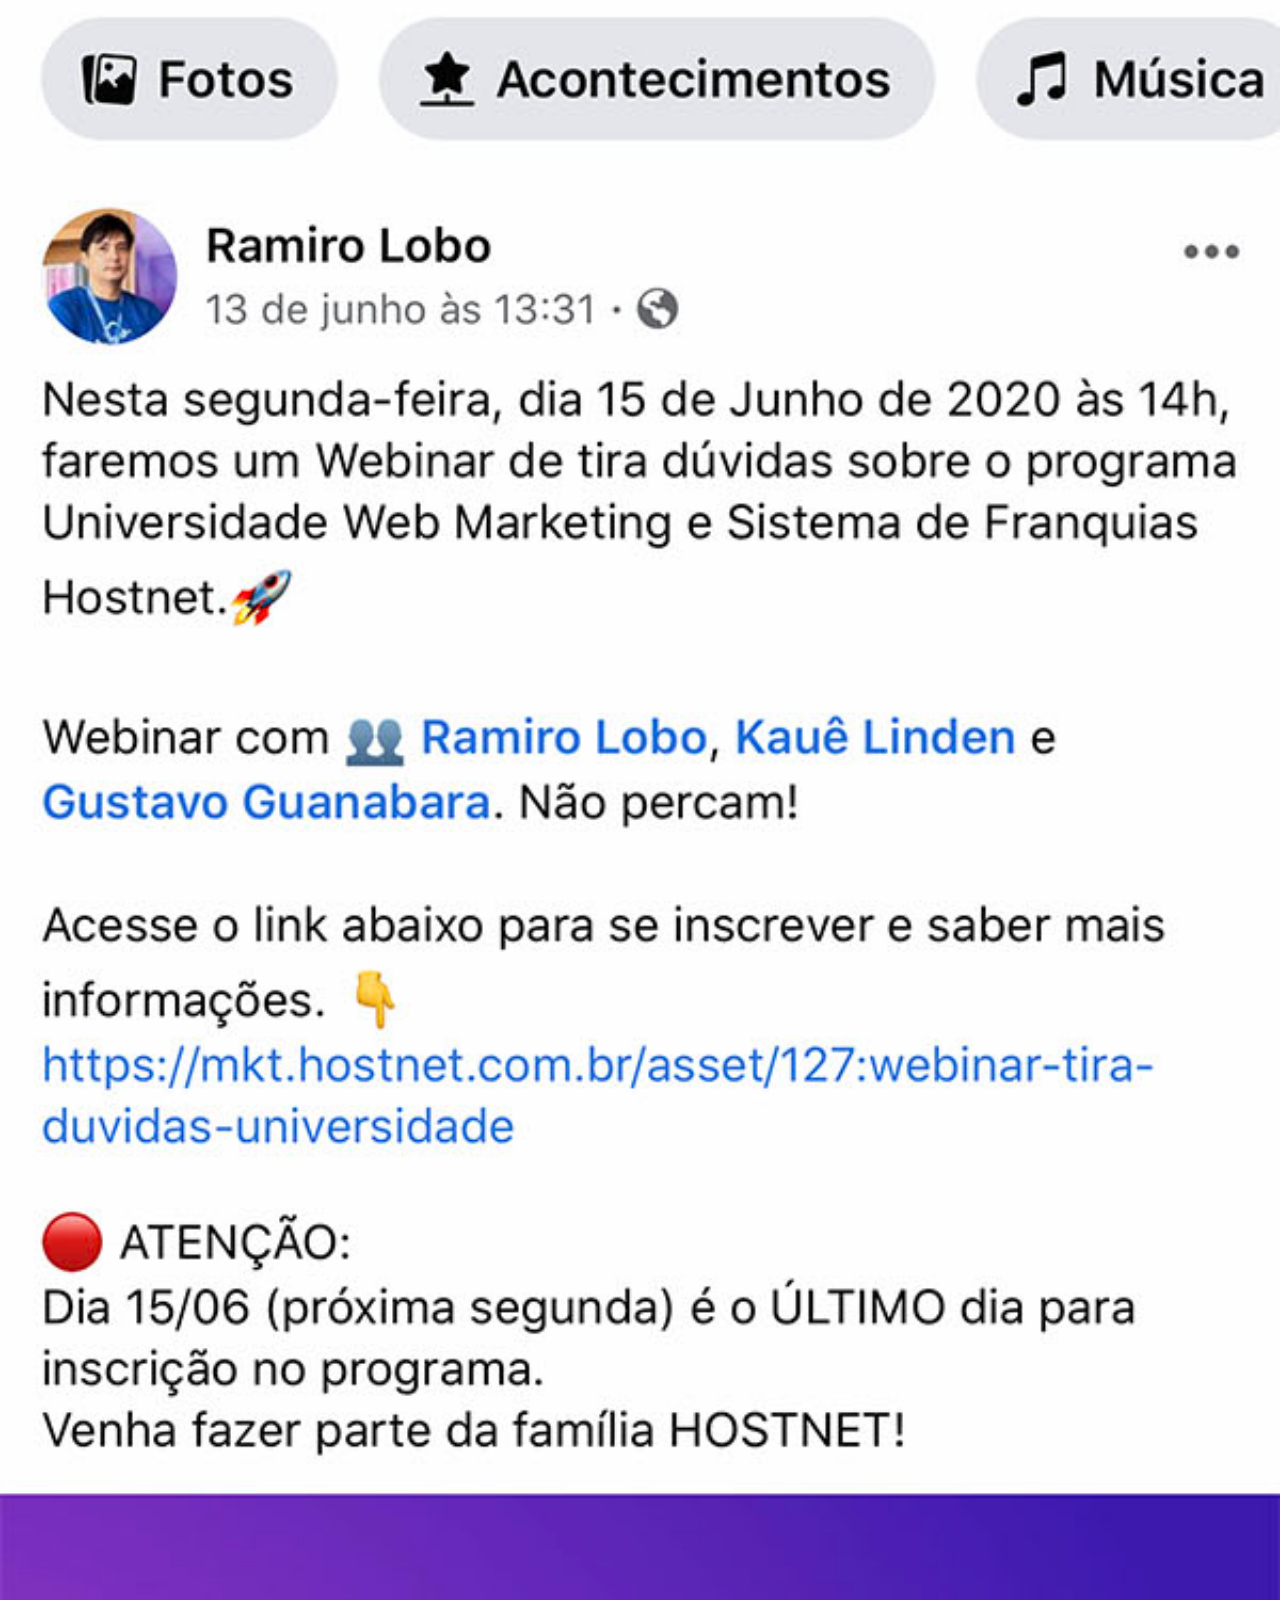
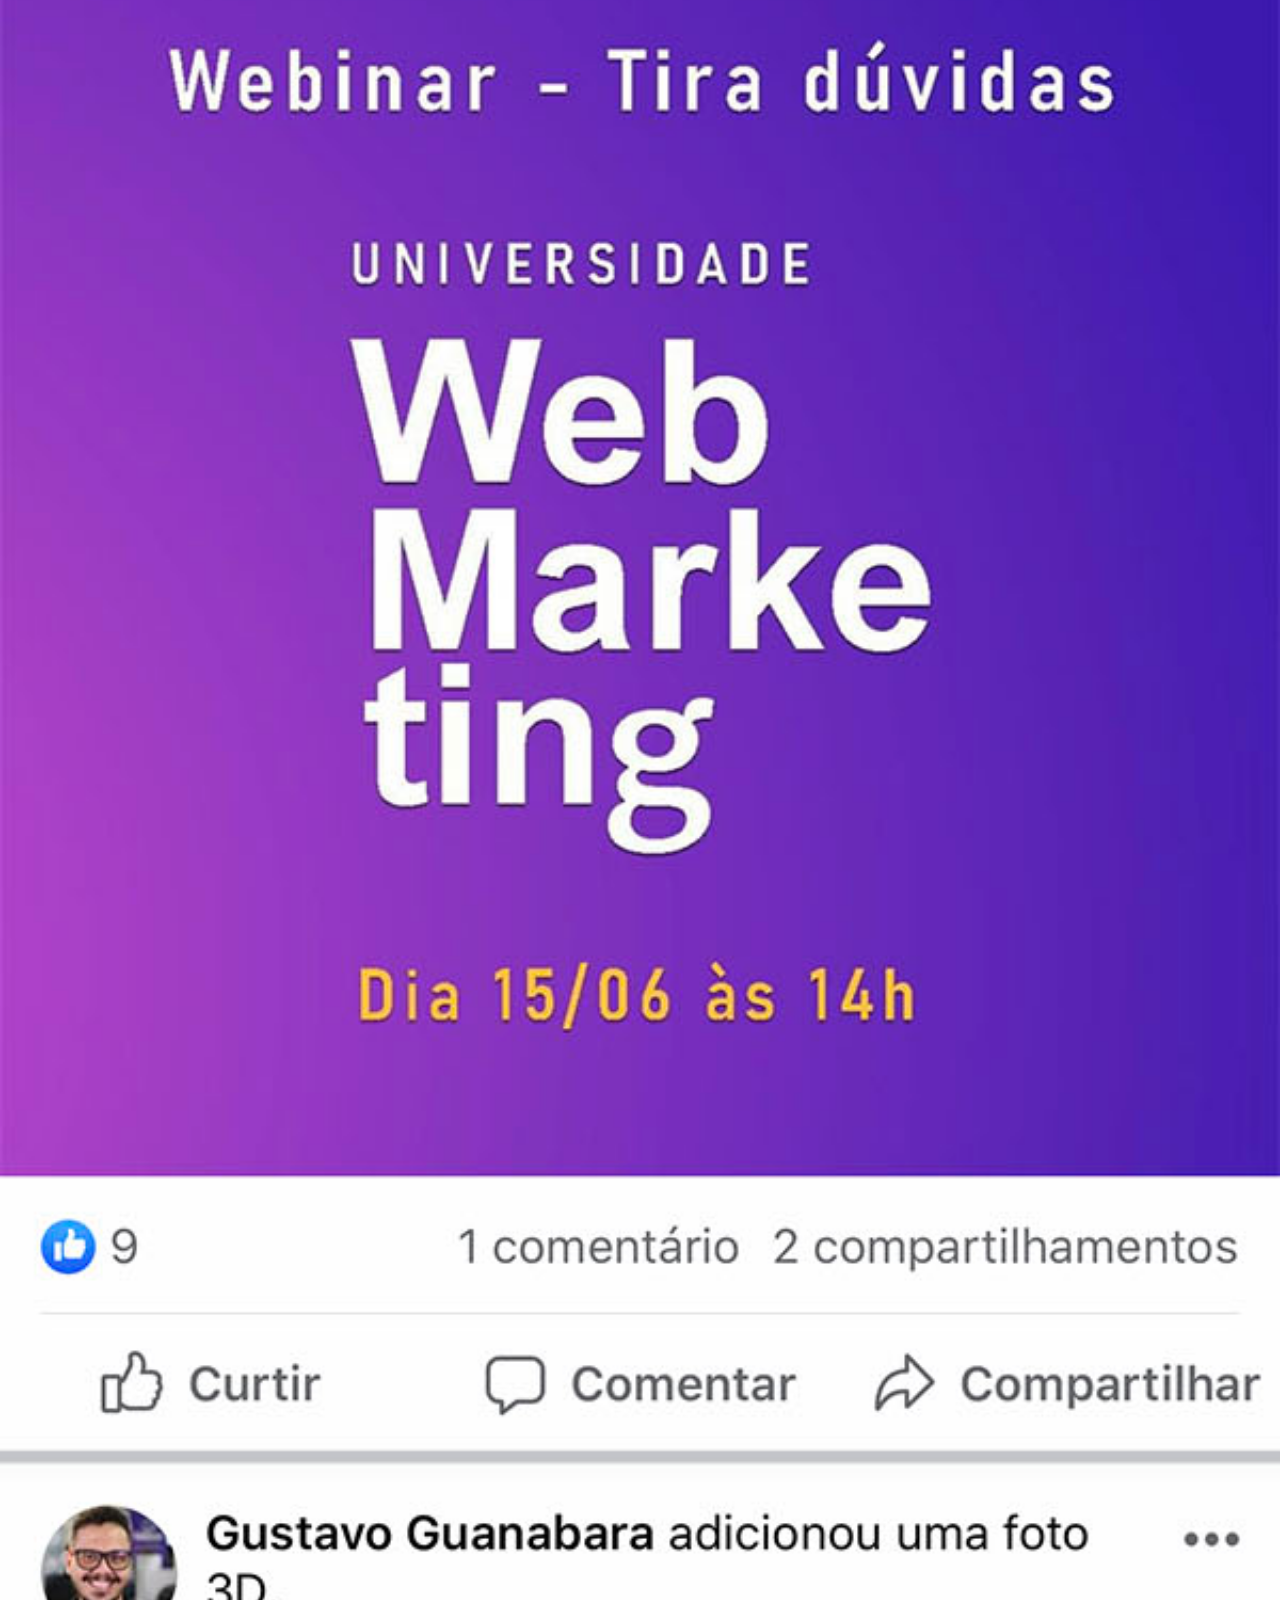
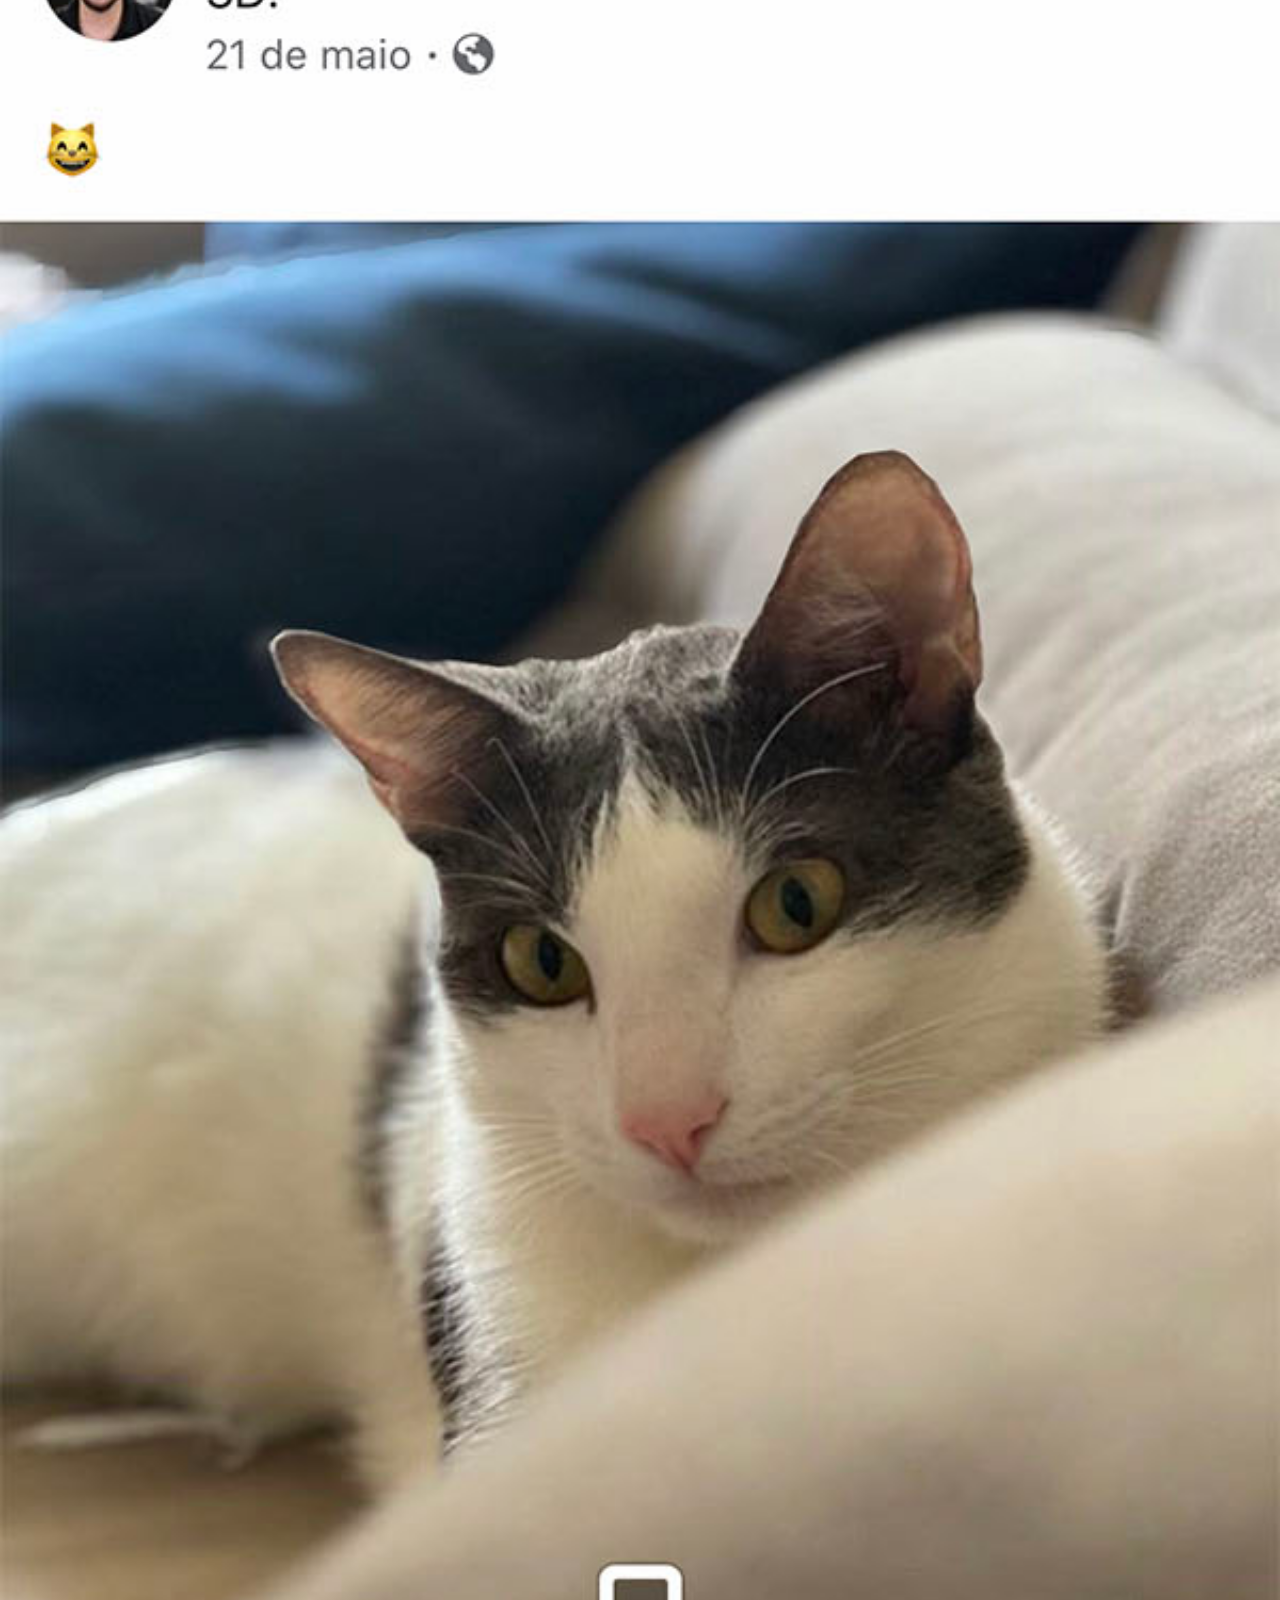
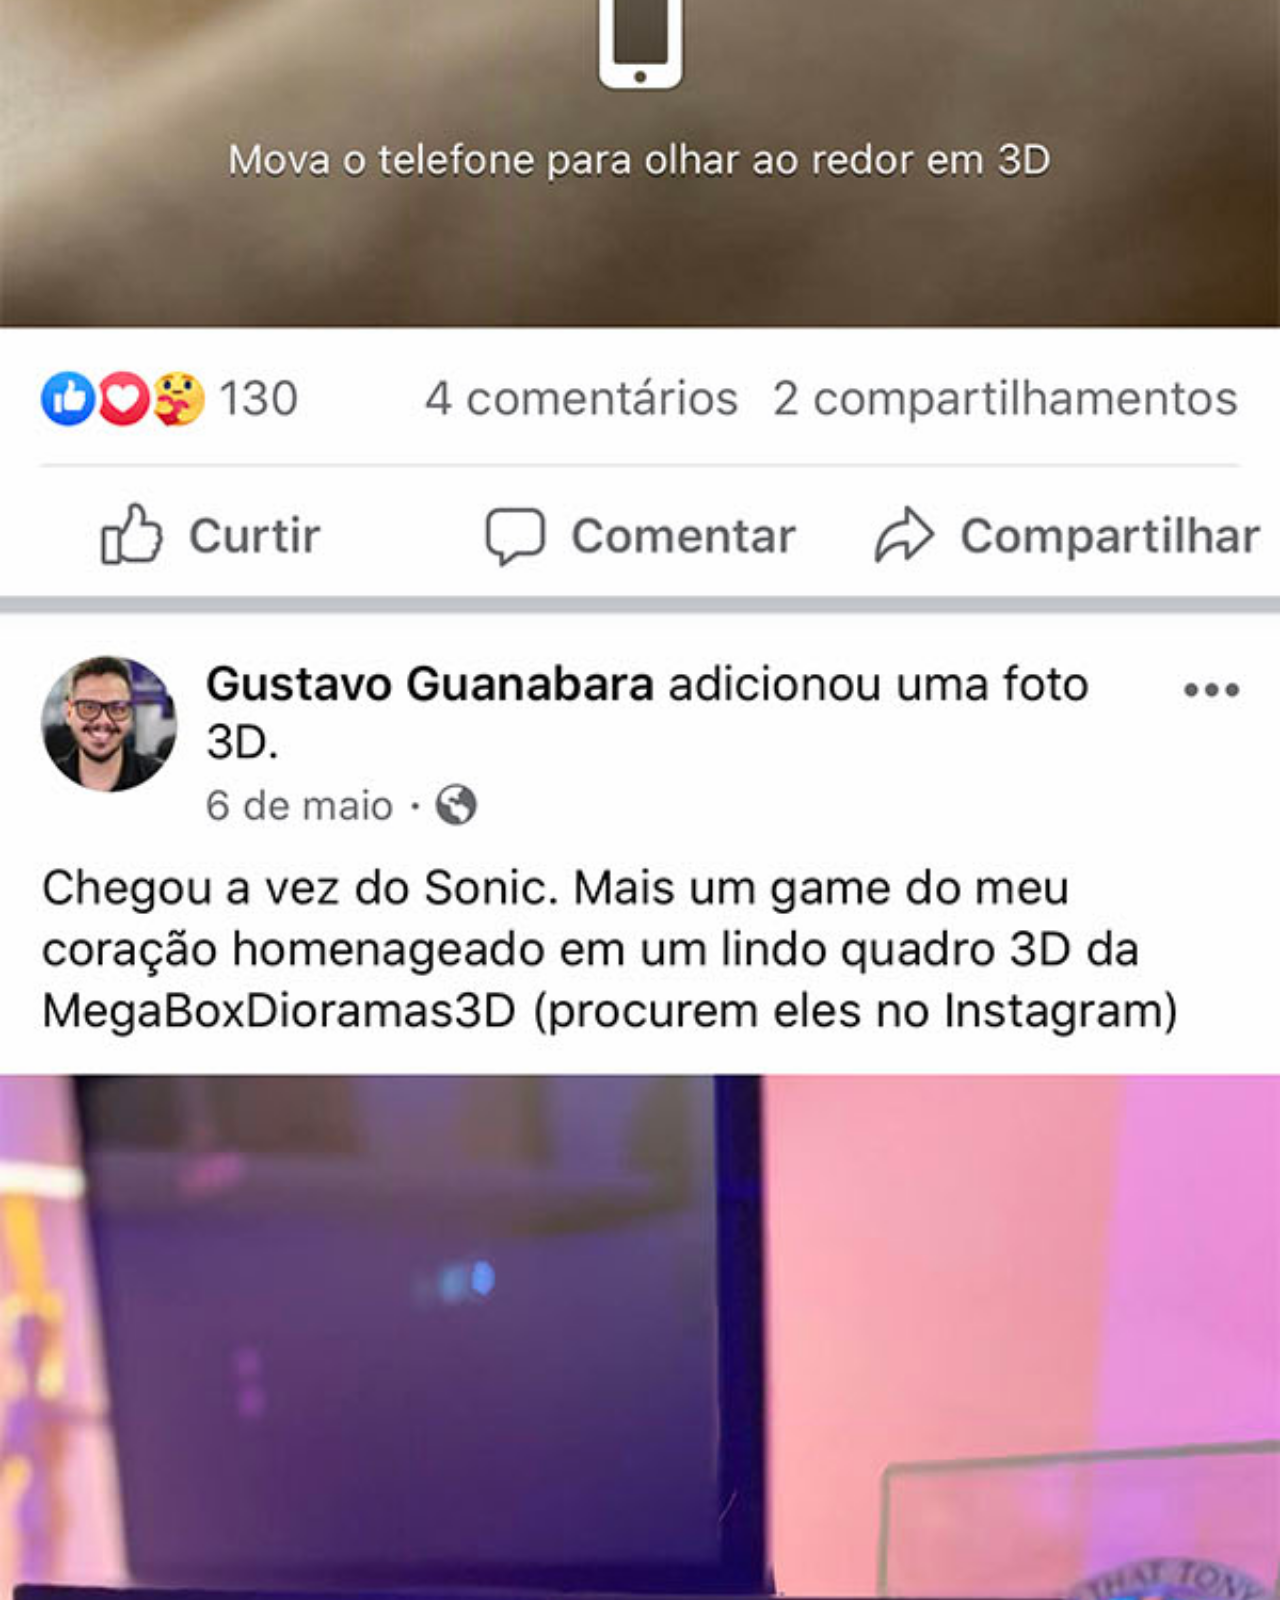
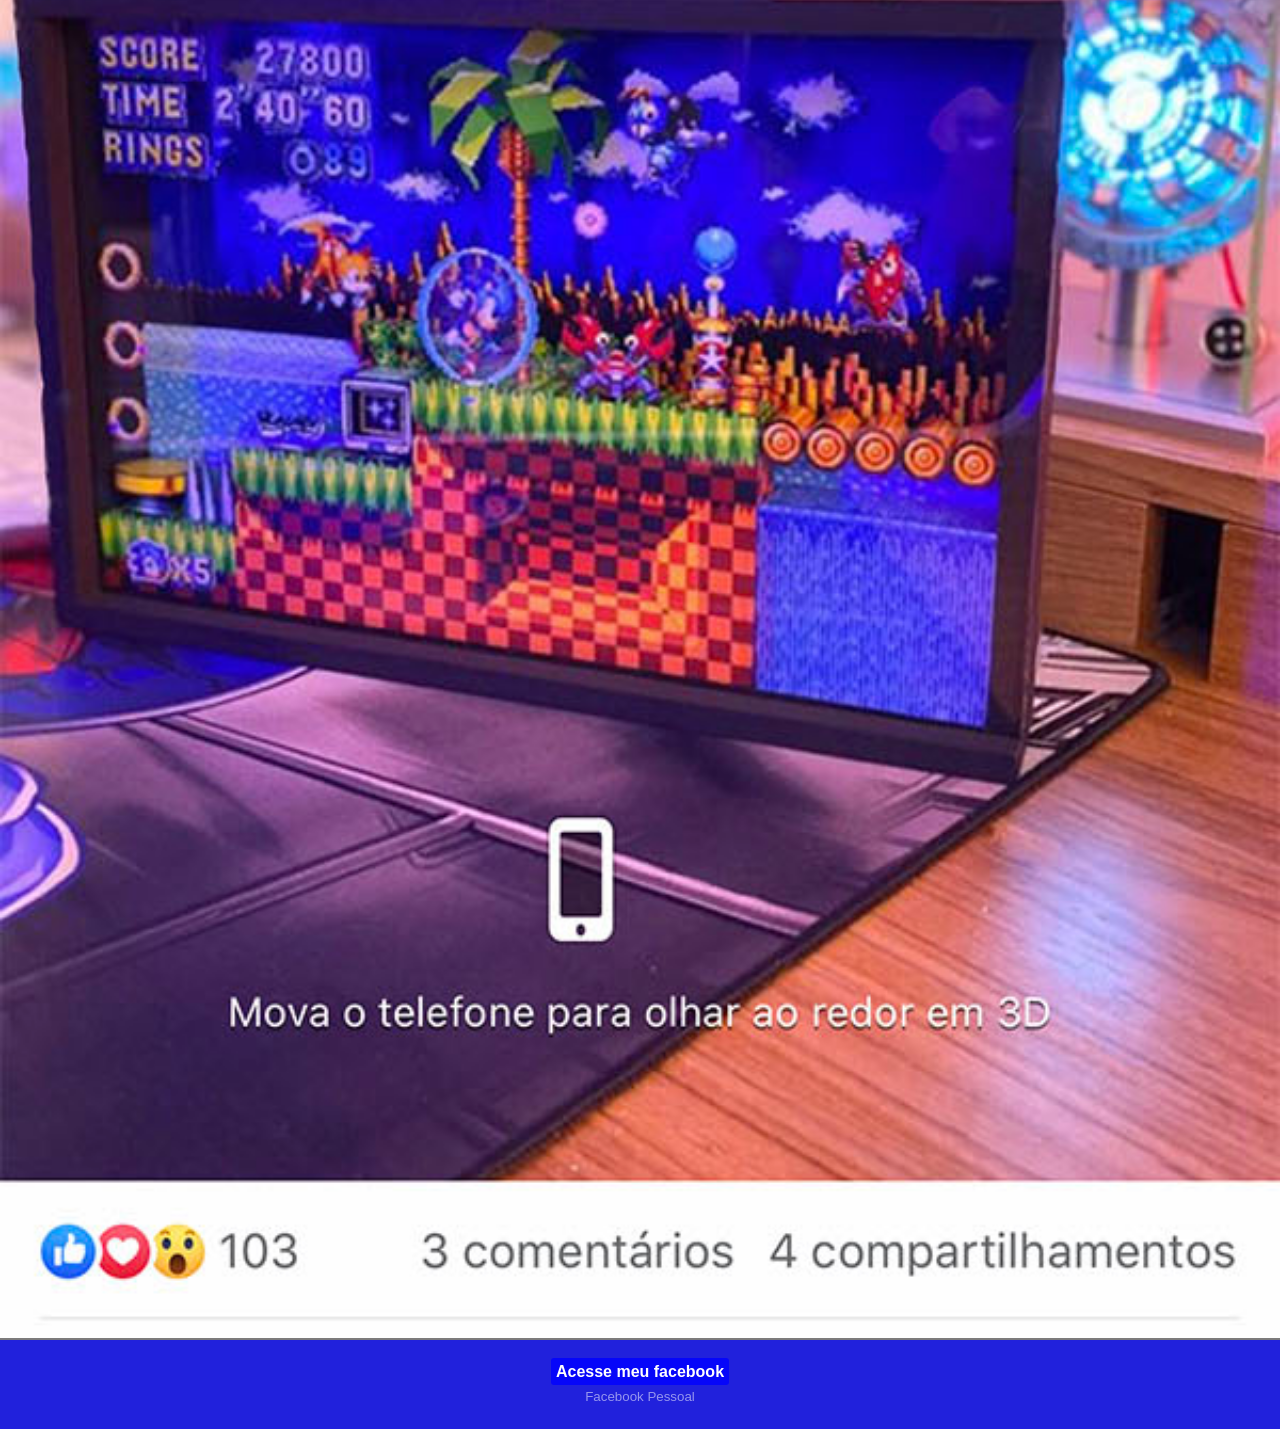
<file: projeto-social/facebook.html>
<!DOCTYPE html>
<html lang="pt-br">
<head>
    <meta charset="UTF-8">
    <meta name="viewport" content="width=device-width, initial-scale=1.0">
    <title>facebook</title>
    <link rel="stylesheet" href="estilos/social.css">
</head>
<body>
    <img src="imagens/tela-facebook.jpg" alt="facebook">
    <p>
        <a href="https://www.facebook.com/profile.php?id=100018582458498" target="_blank">Acesse meu facebook</a> <br>
        <small>Facebook Pessoal</small>
    </p>
</body>
</html>
</file>
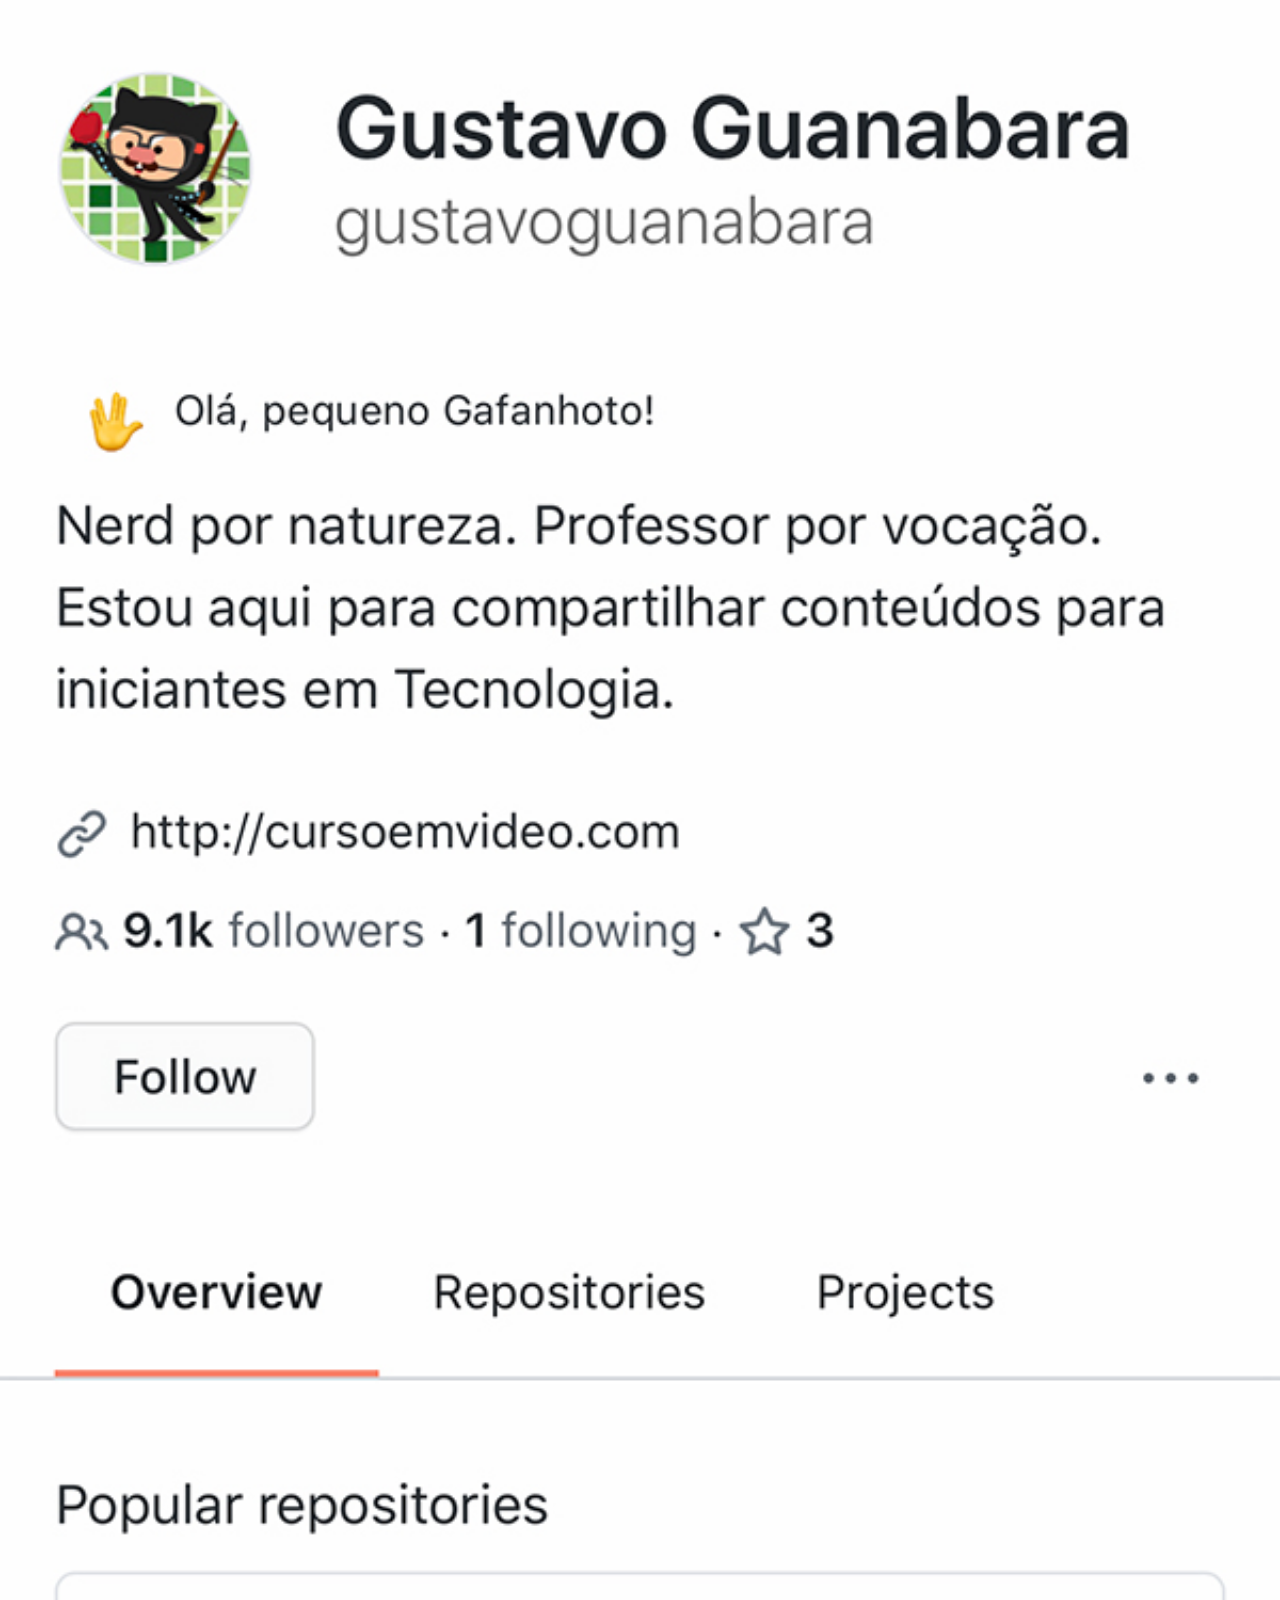
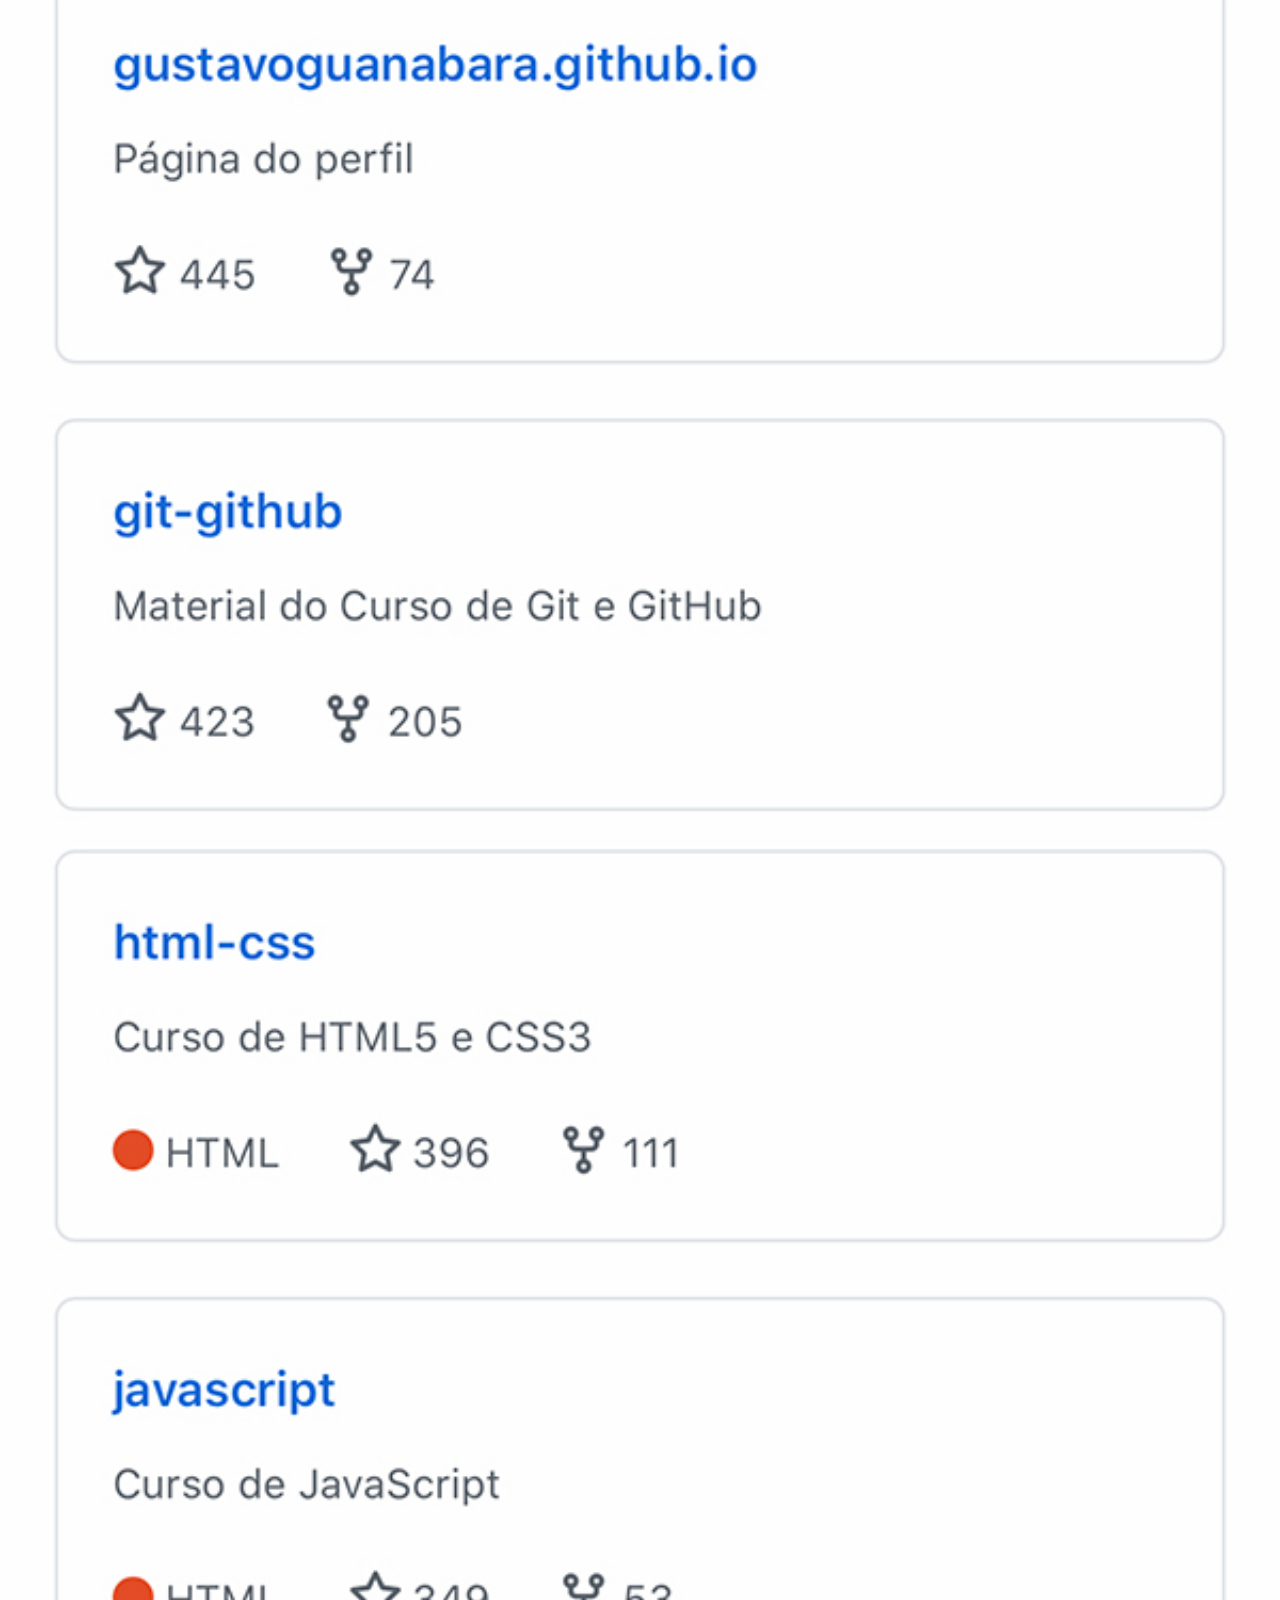
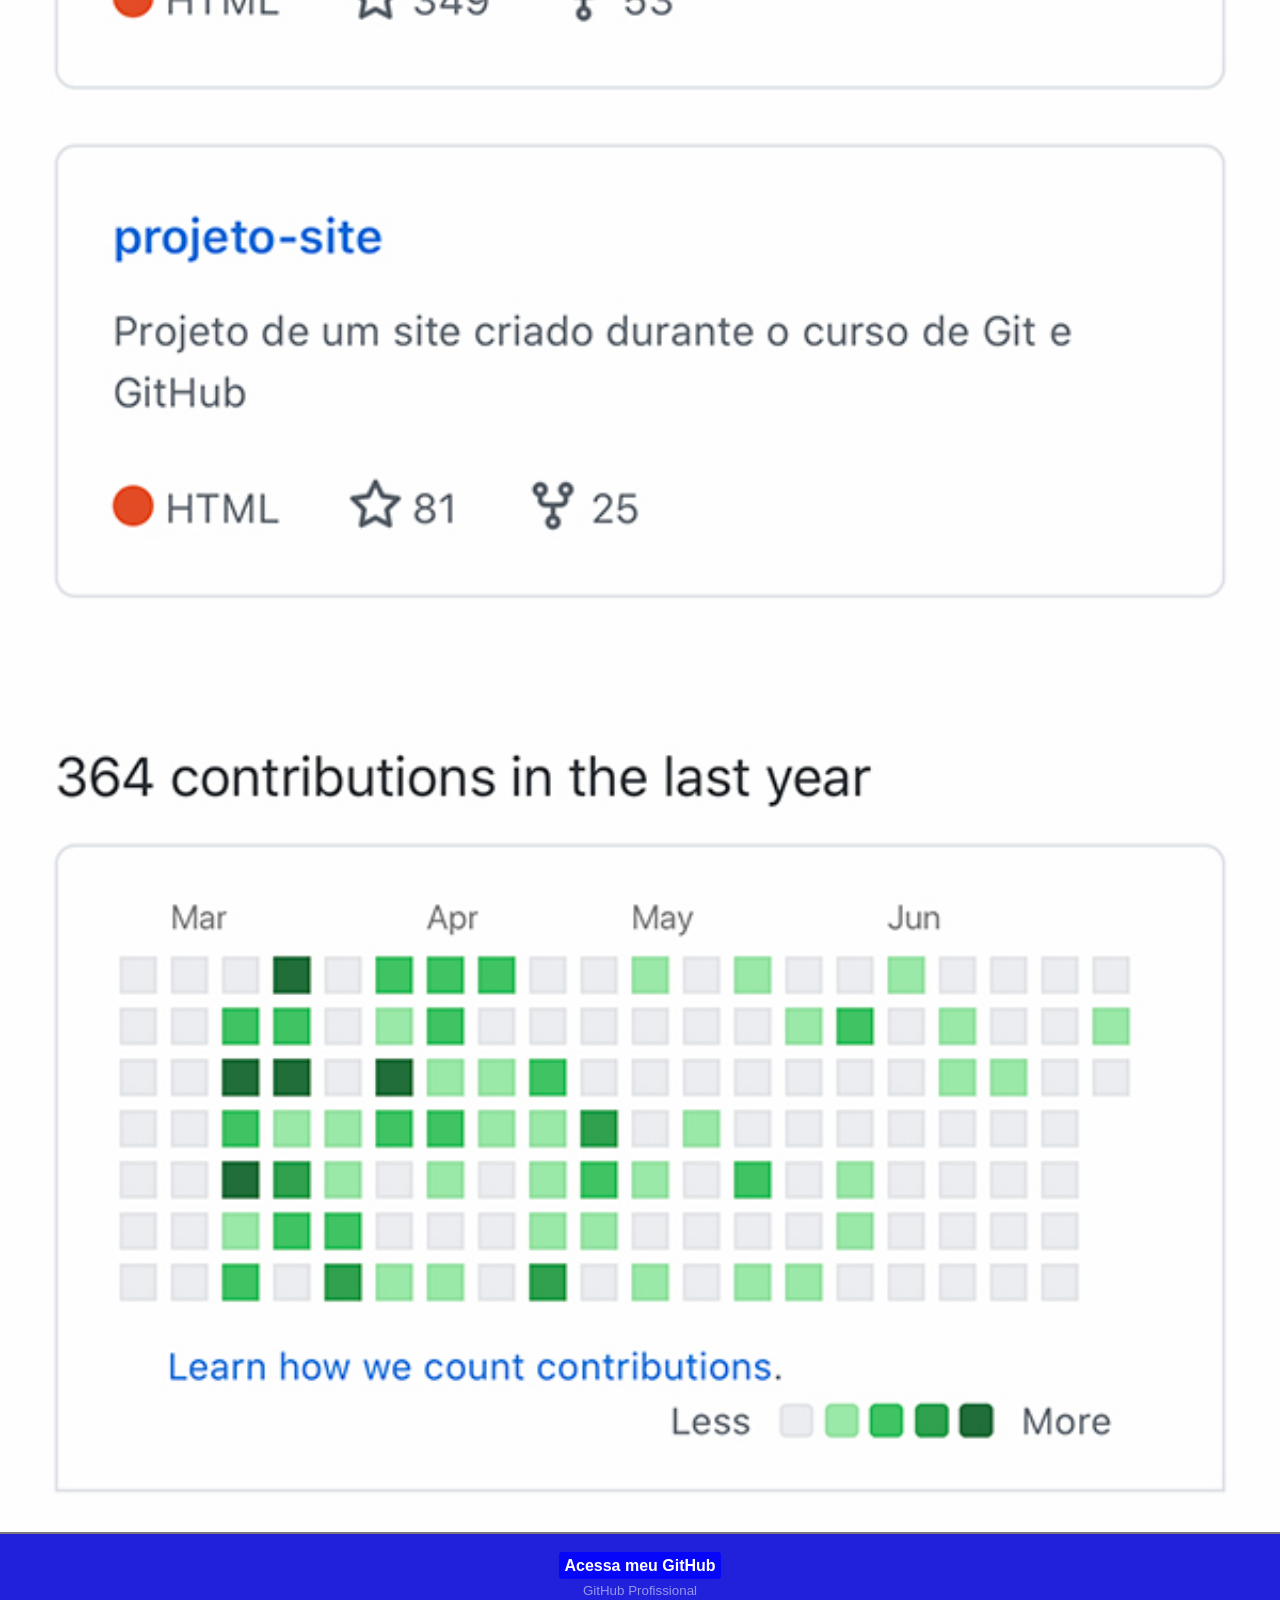
<file: projeto-social/github.html>
<!DOCTYPE html>
<html lang="pt-BR">
<head>
    <meta charset="UTF-8">
    <meta name="viewport" content="width=device-width, initial-scale=1.0">
    <title>GitHub</title>
    <link rel="stylesheet" href="estilos/social.css">
</head>
<body>
    <img src="imagens/tela-github.jpg" alt="GitHub">
    <p>
        <a href="https://github.com/josegabrieldev" target="_blank">Acessa meu GitHub</a> <br>
        <small>GitHub Profissional</small>
    </p>
</body>
</html>
</file>
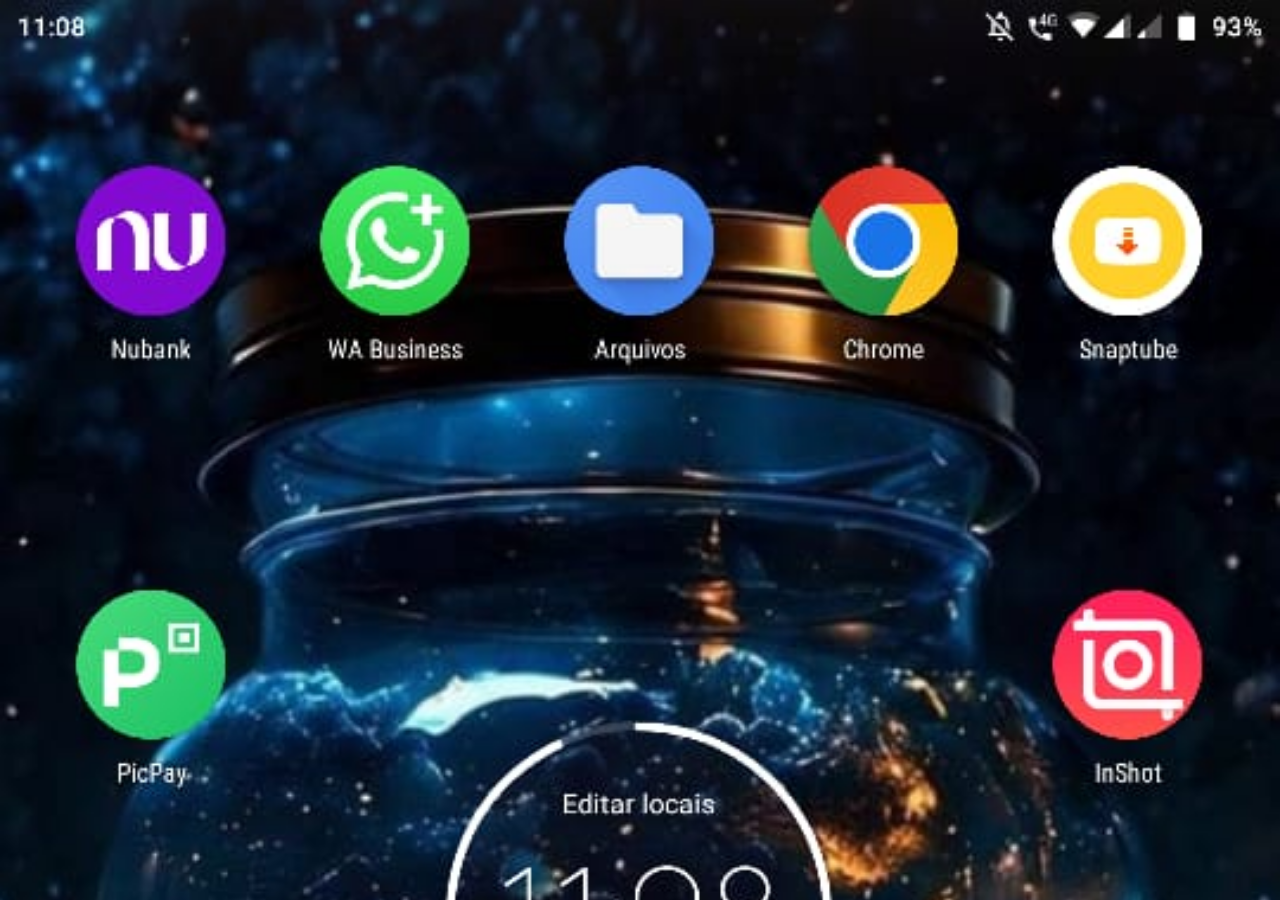
<file: projeto-social/home.html>
<!DOCTYPE html>
<html lang="pt-BR">
<head>
    <meta charset="UTF-8">
    <meta name="viewport" content="width=device-width, initial-scale=1.0">
    <title>Home</title>
    <style>
        * {
            margin: 0px;
            padding: 0px;
        }

        body {
            width: 100vw;
            height: 100vh;
            background: black url('imagens/home-tela.jpg') no-repeat top center fixed;
            background-size: cover;
        }
    </style>
</head>
<body>
    
</body>
</html>
</file>
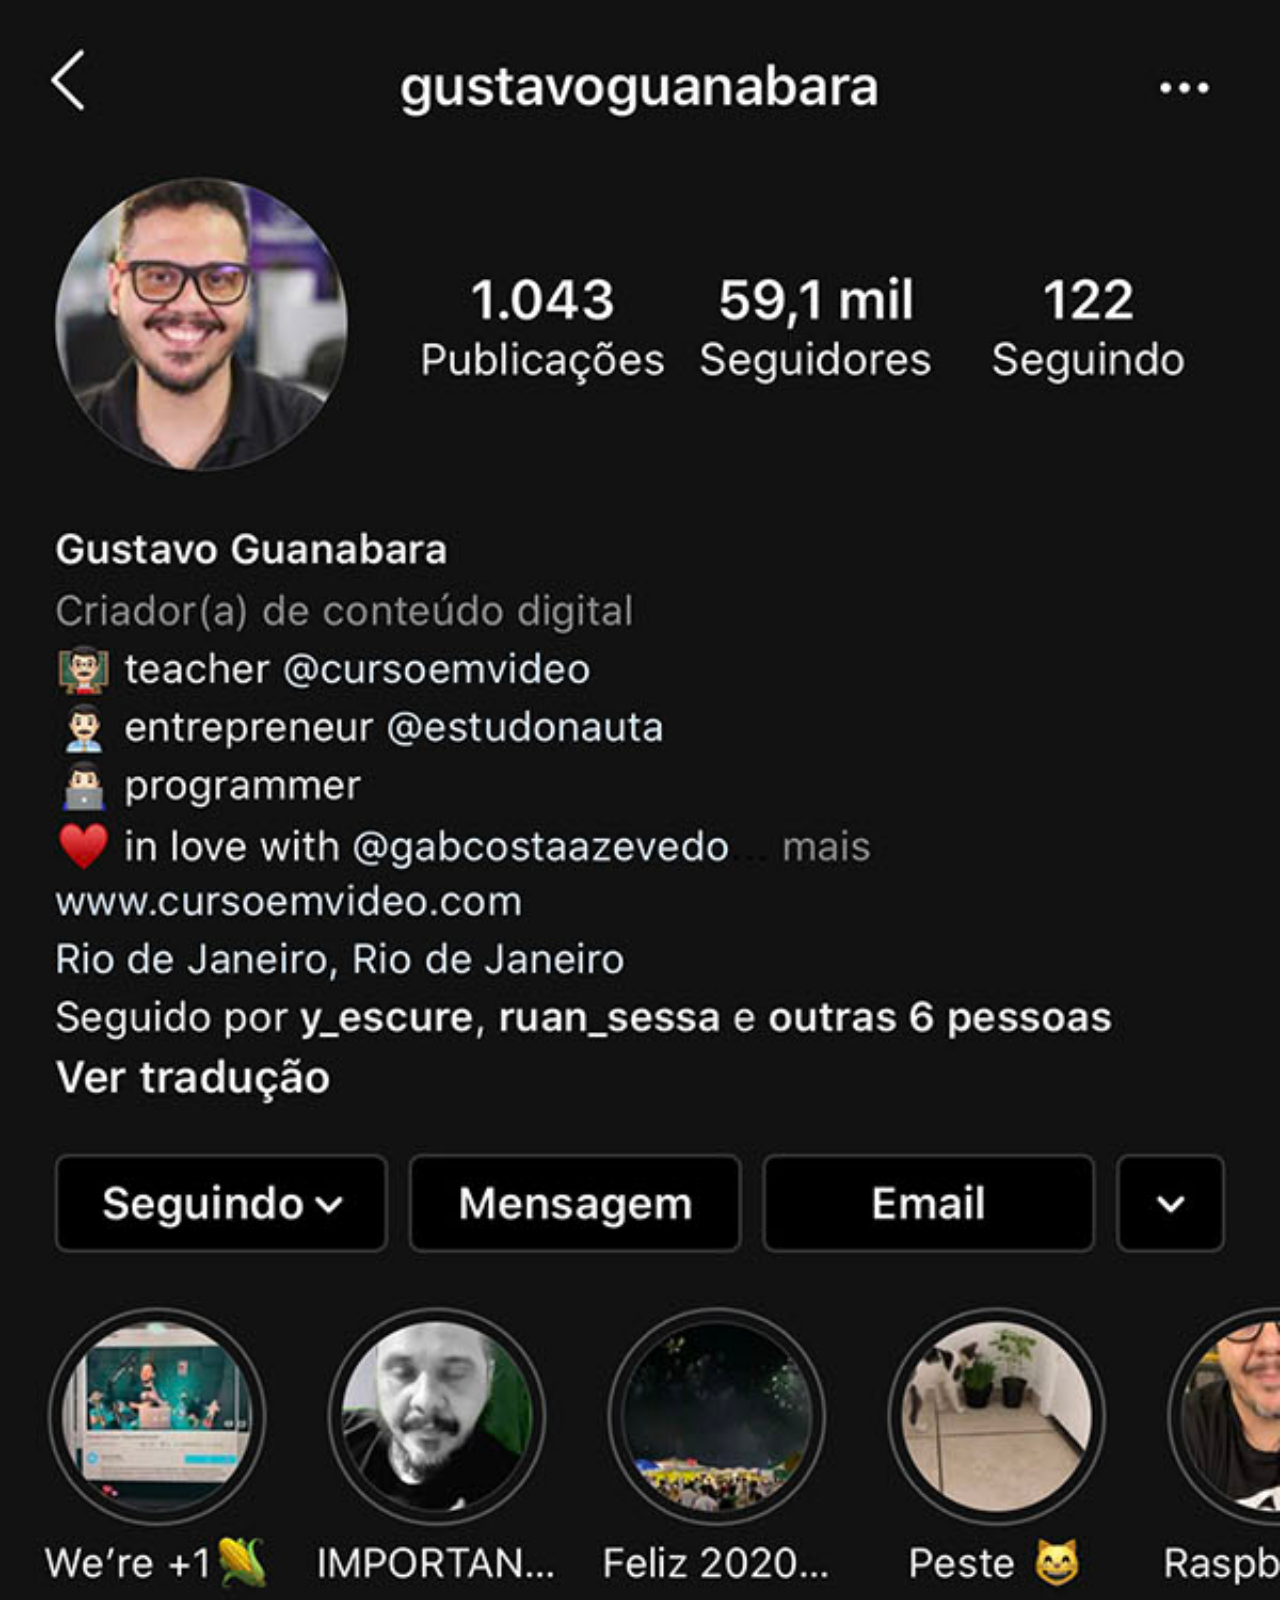
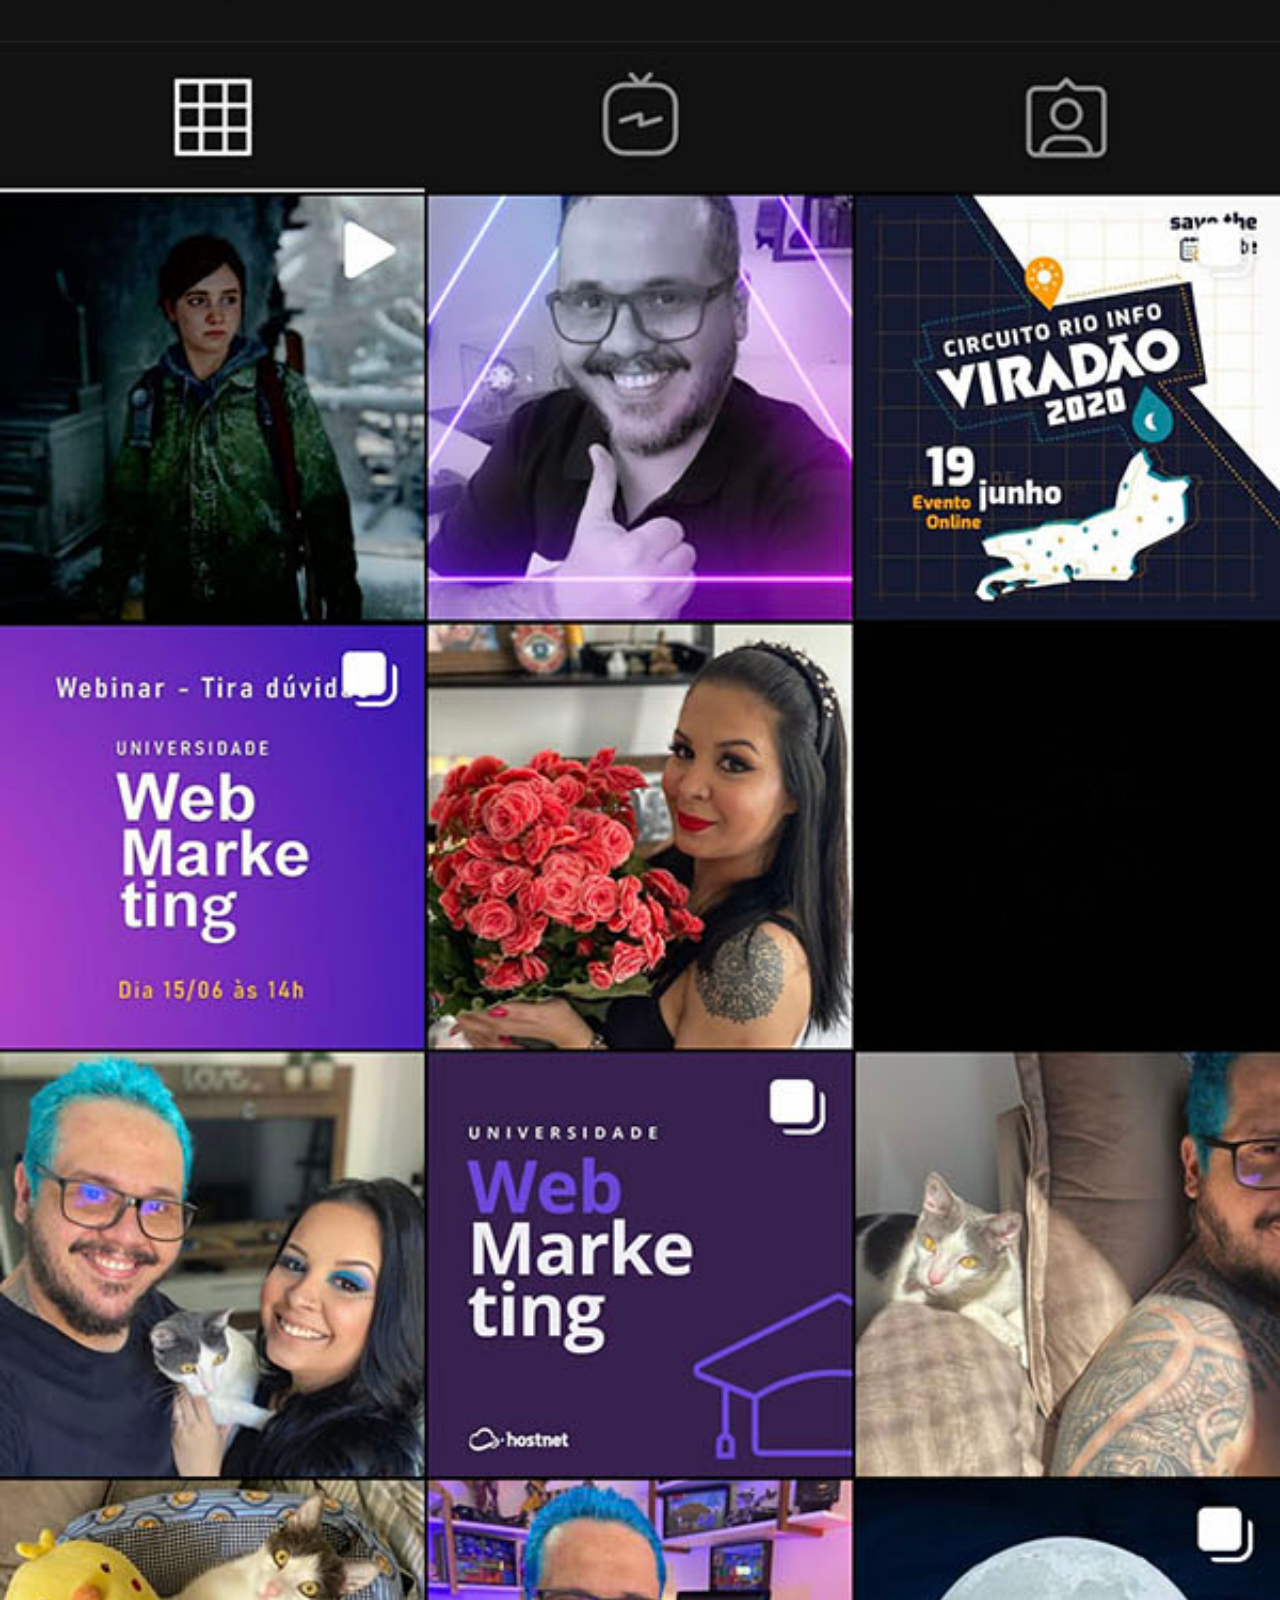
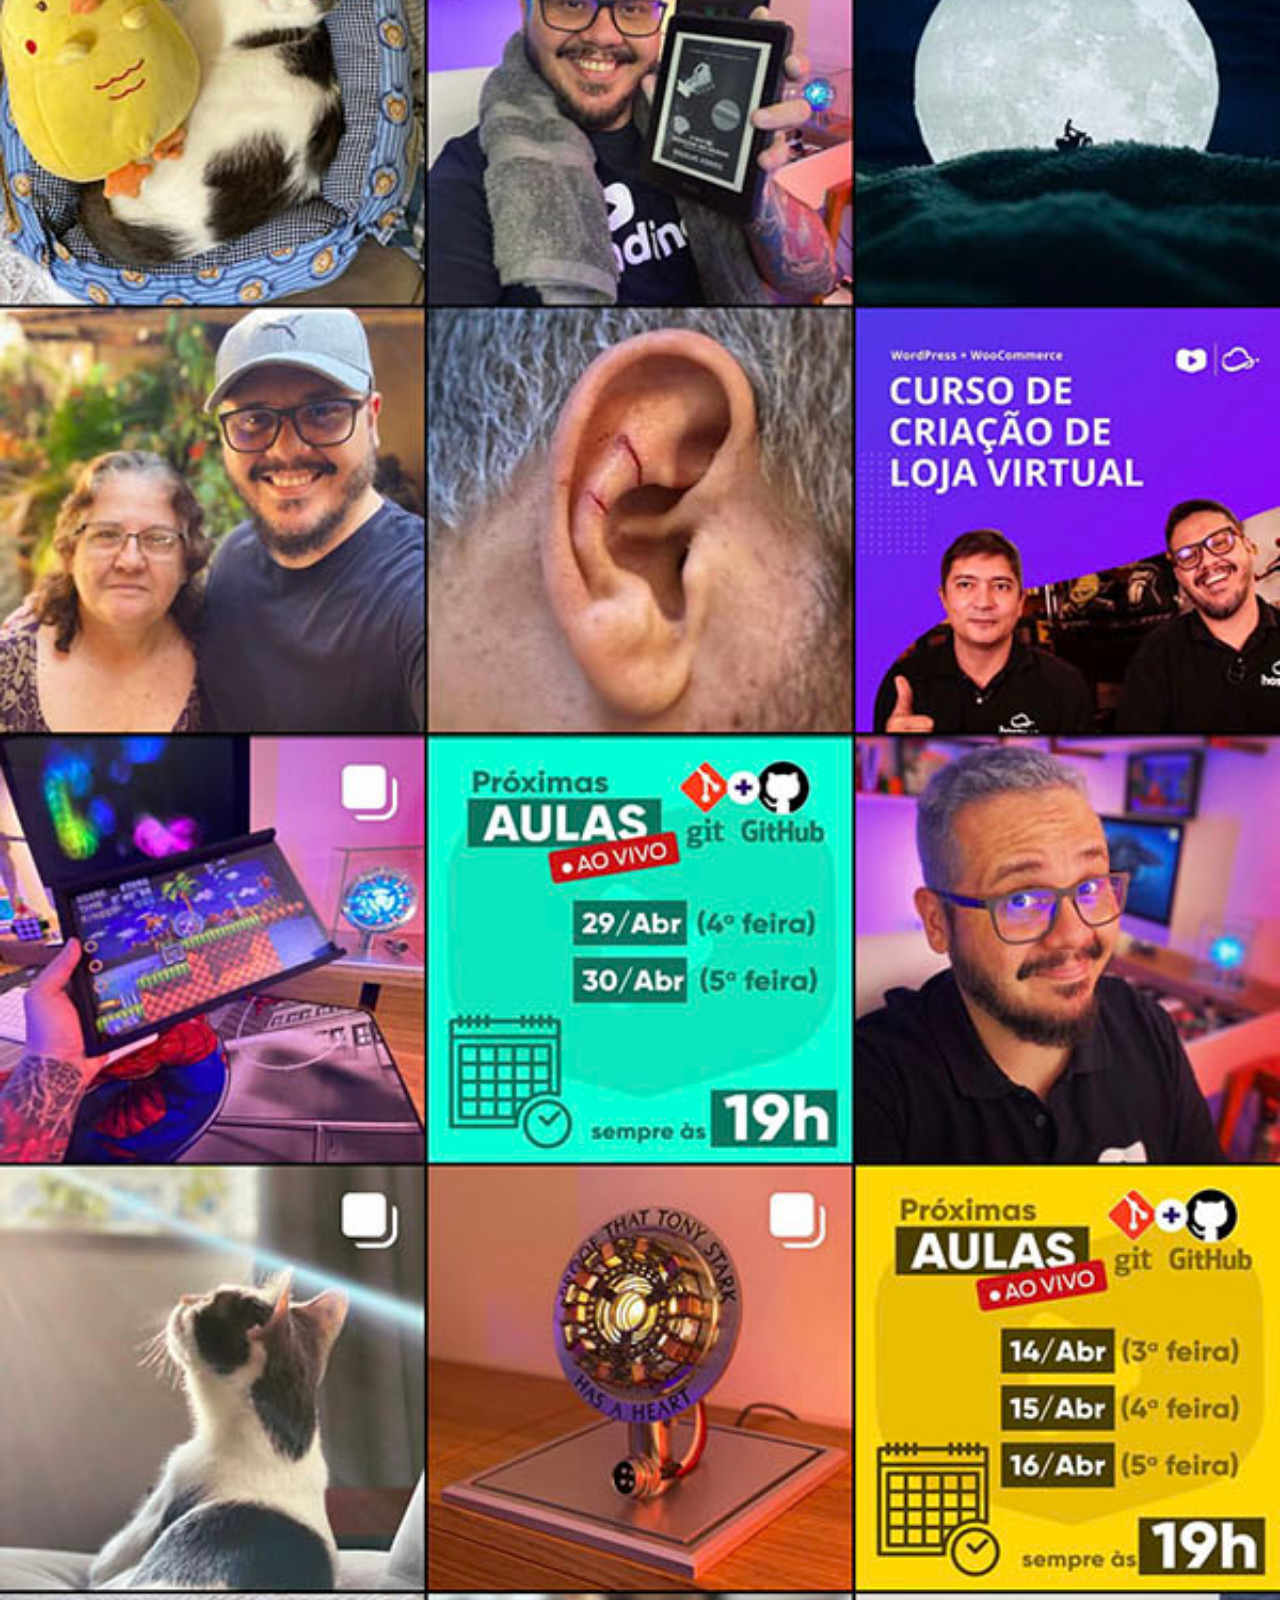
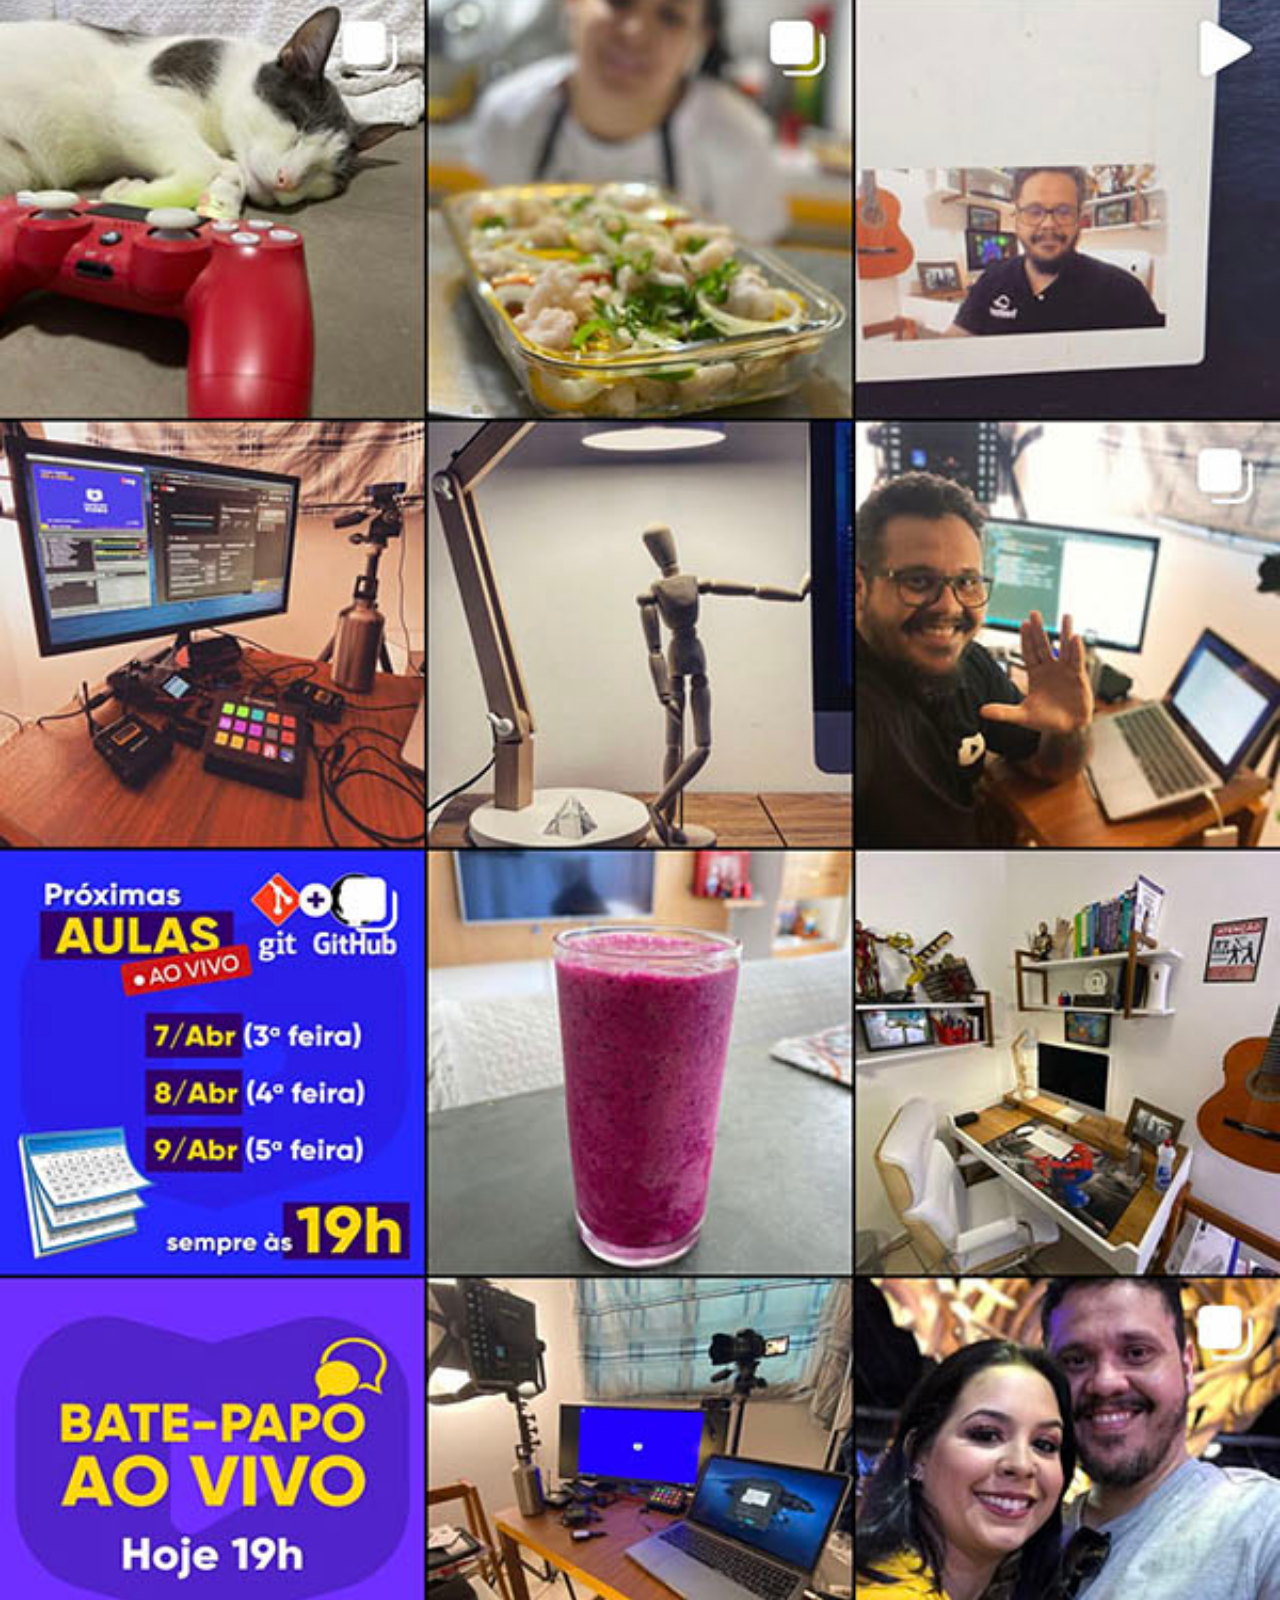
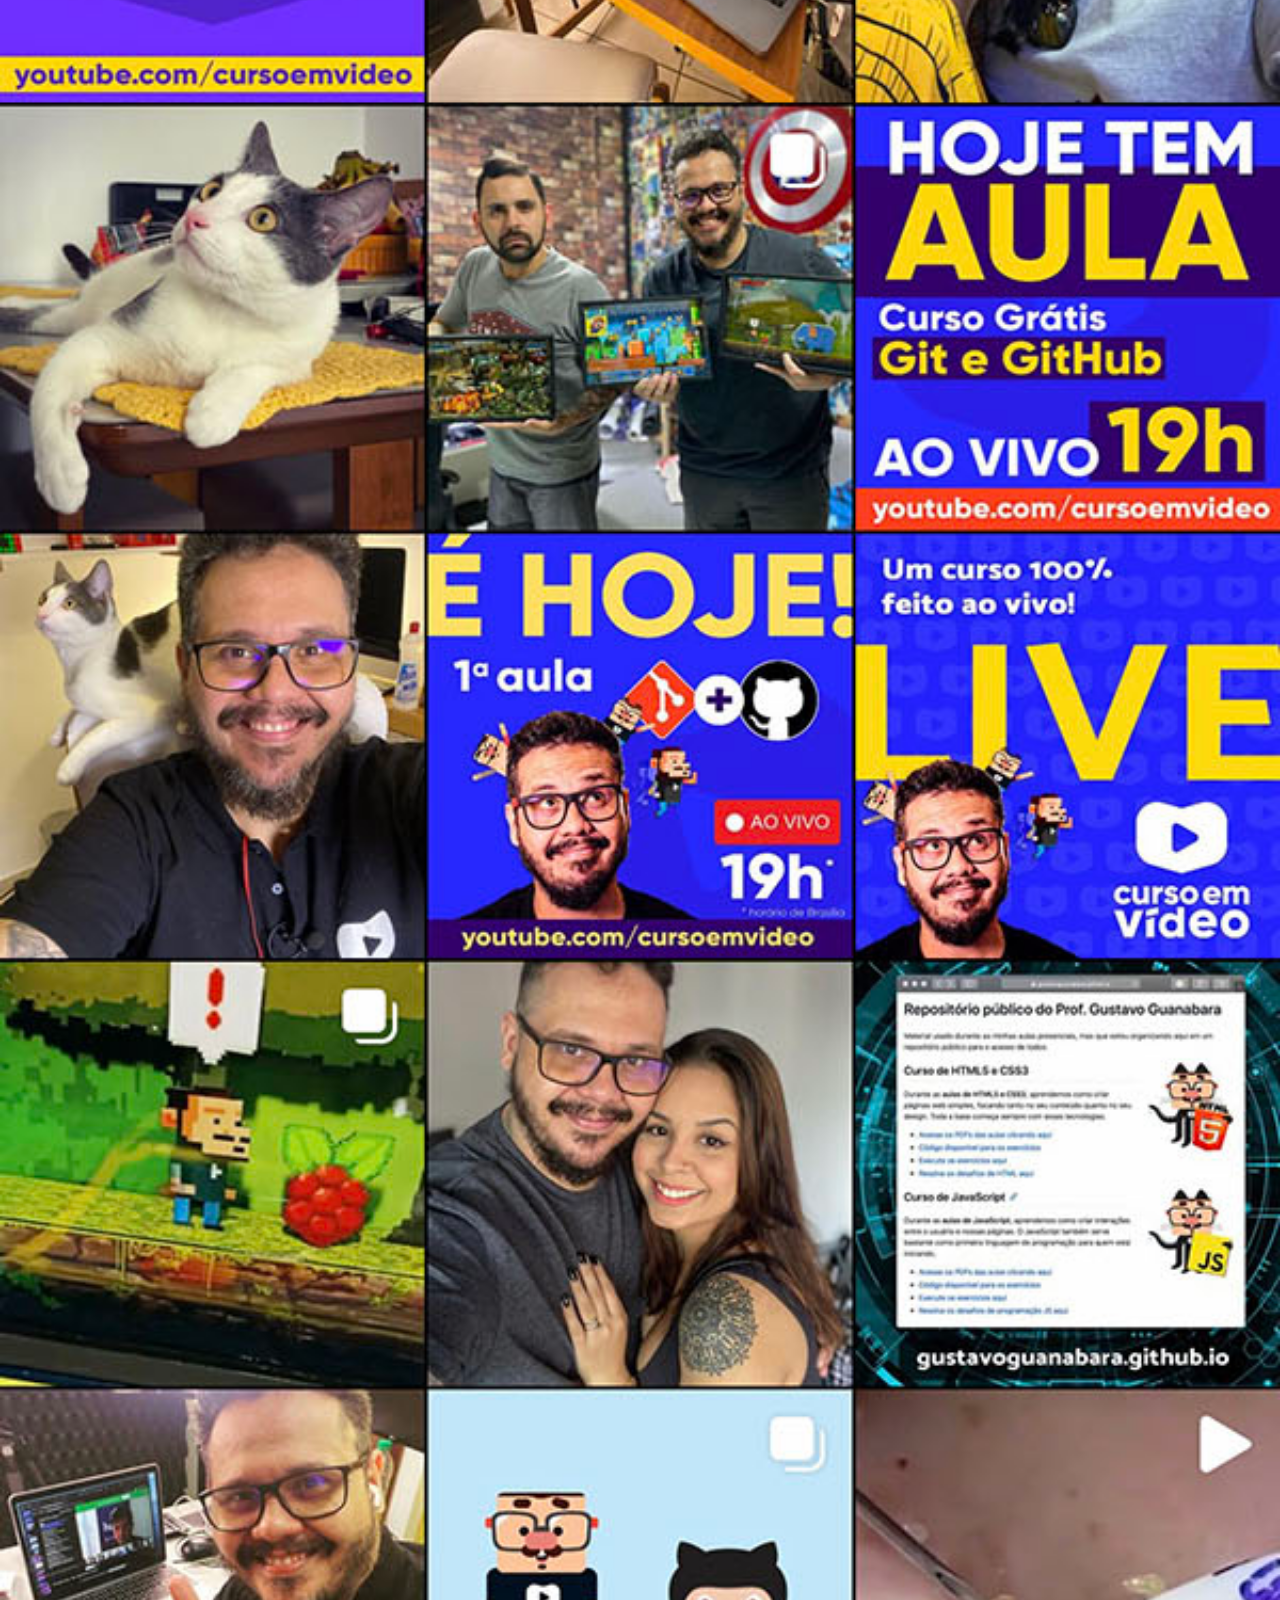
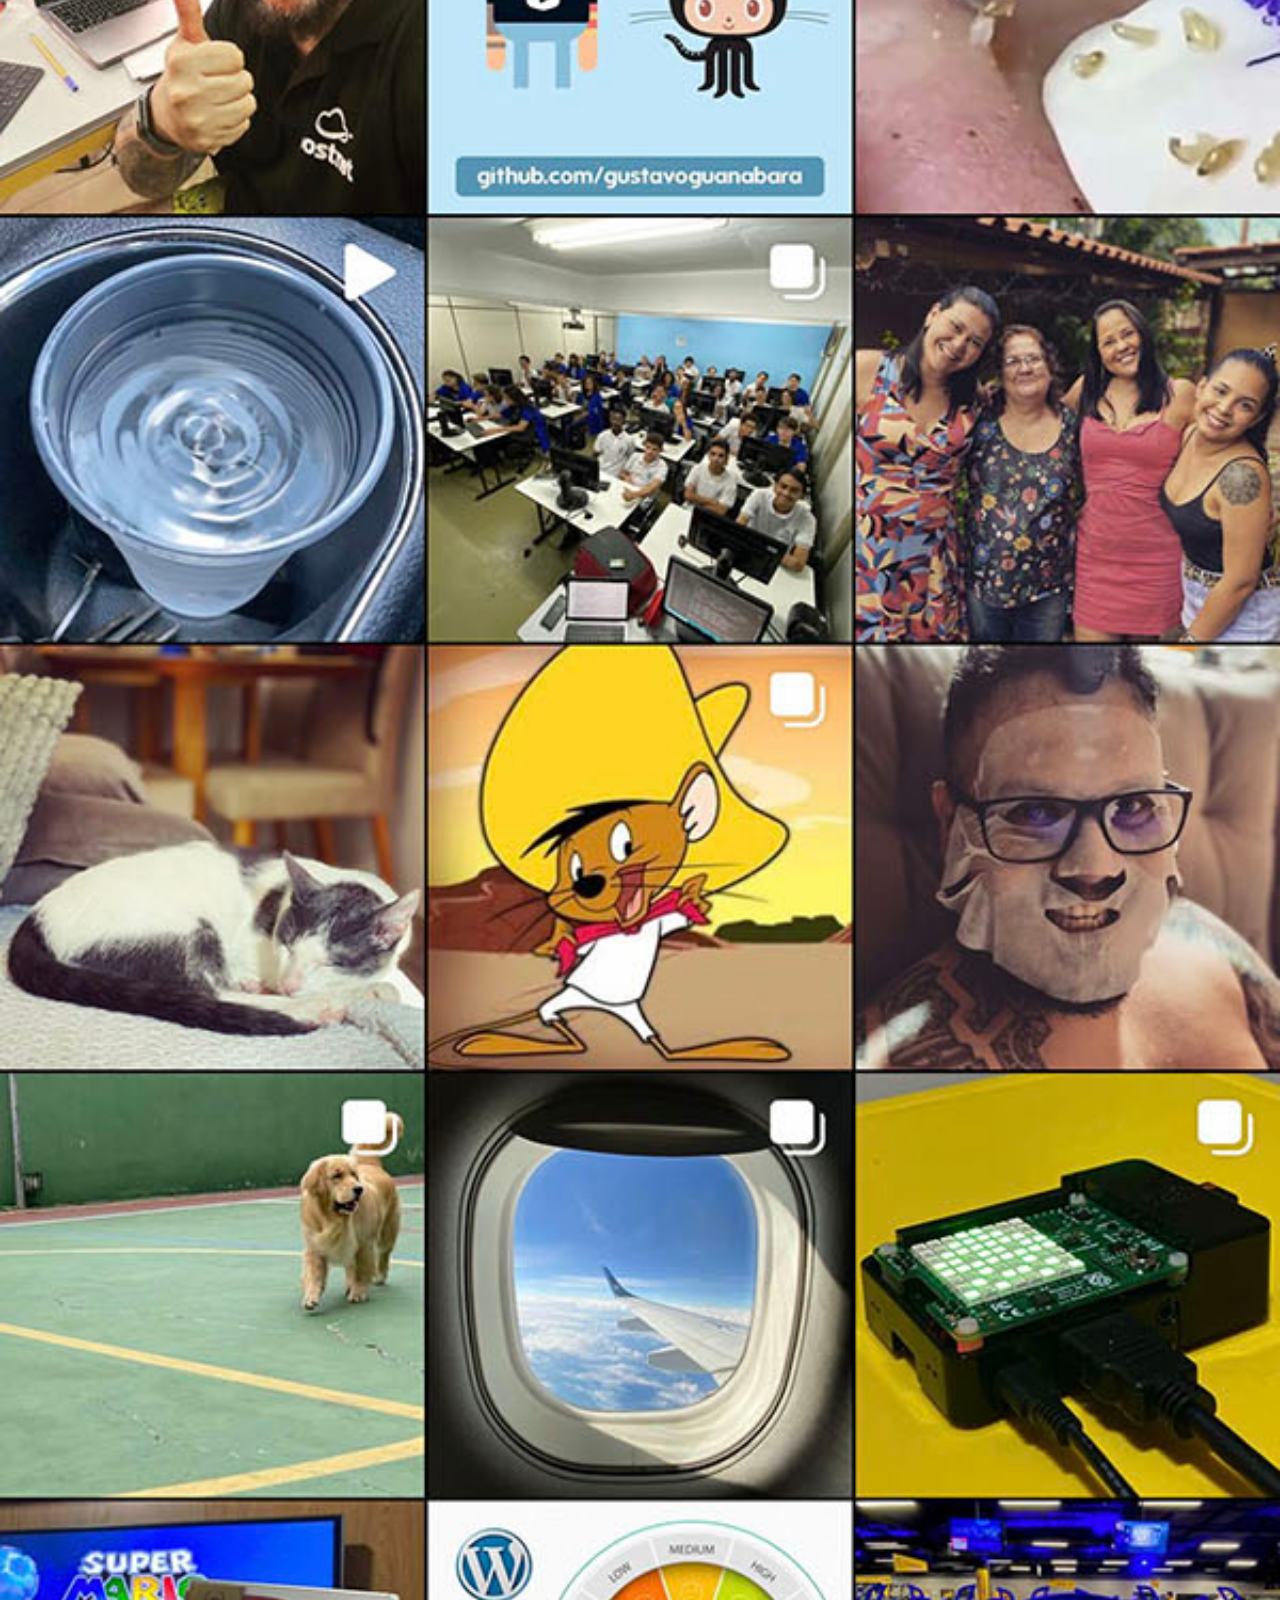
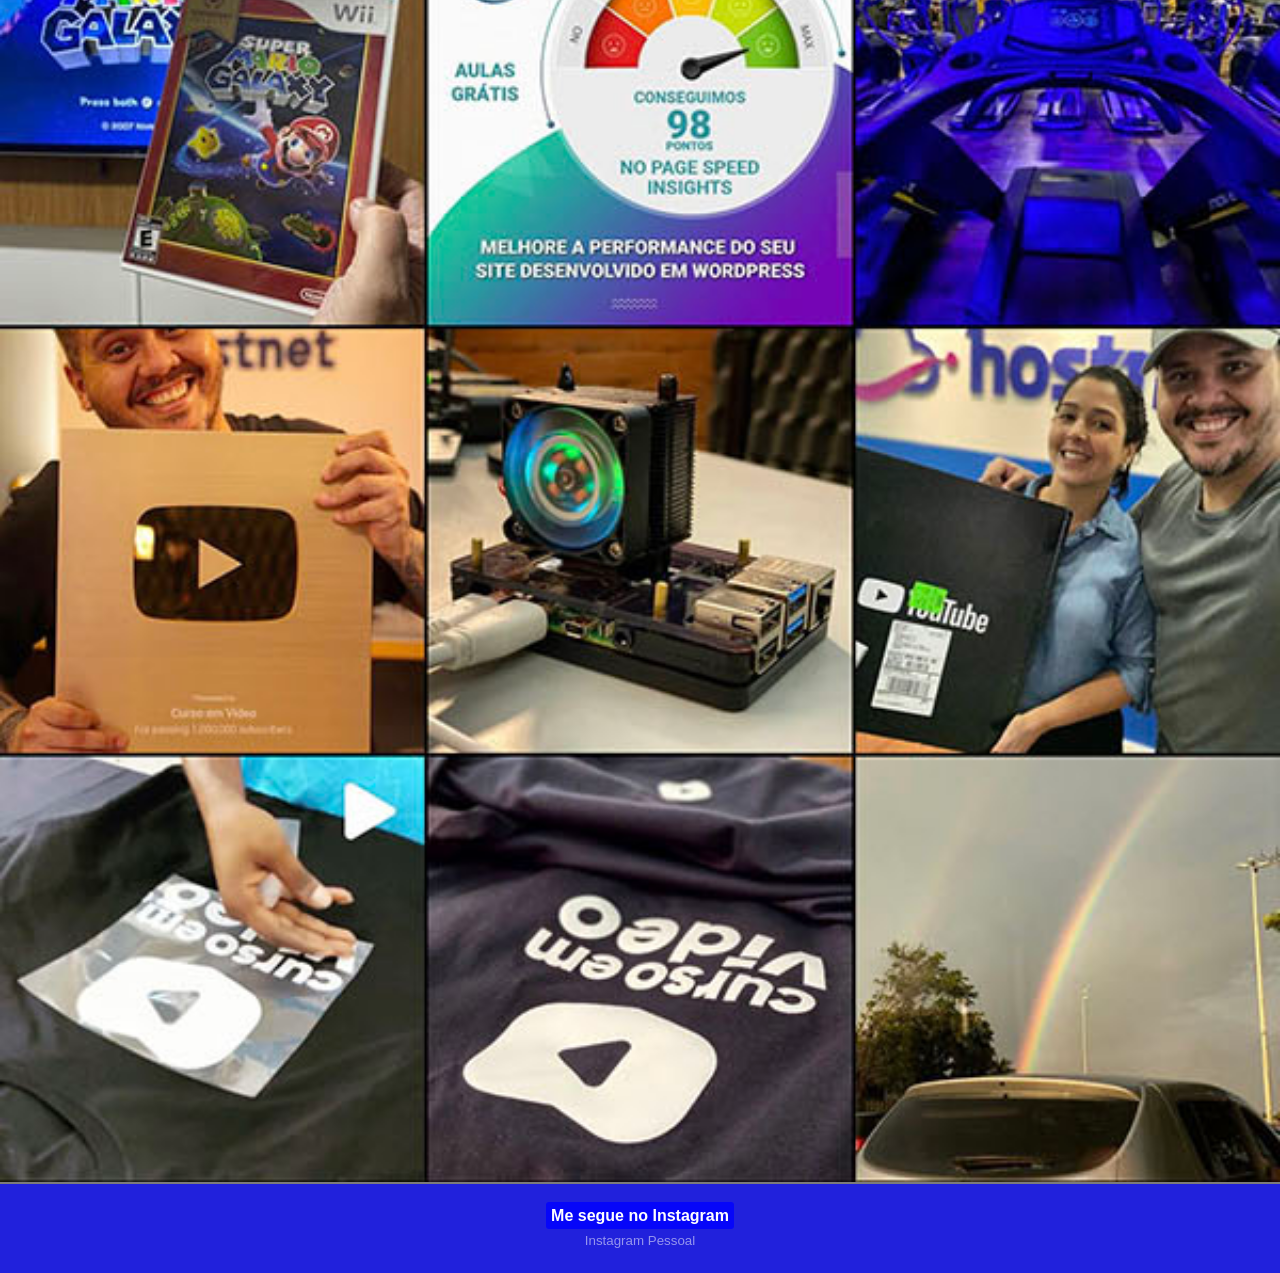
<file: projeto-social/instagram.html>
<!DOCTYPE html>
<html lang="pt-BR">
<head>
    <meta charset="UTF-8">
    <meta name="viewport" content="width=device-width, initial-scale=1.0">
    <title>Instagram</title>
    <link rel="stylesheet" href="estilos/social.css">
</head>
<body>
    <img src="imagens/tela-instagram.jpg" alt="Instagram">
    <p>
        <a href="https://www.instagram.com/thoralenda21/" target="_blank">Me segue no Instagram</a> <br>
        <small>Instagram Pessoal</small>
    </p>
</body>
</html>
</file>
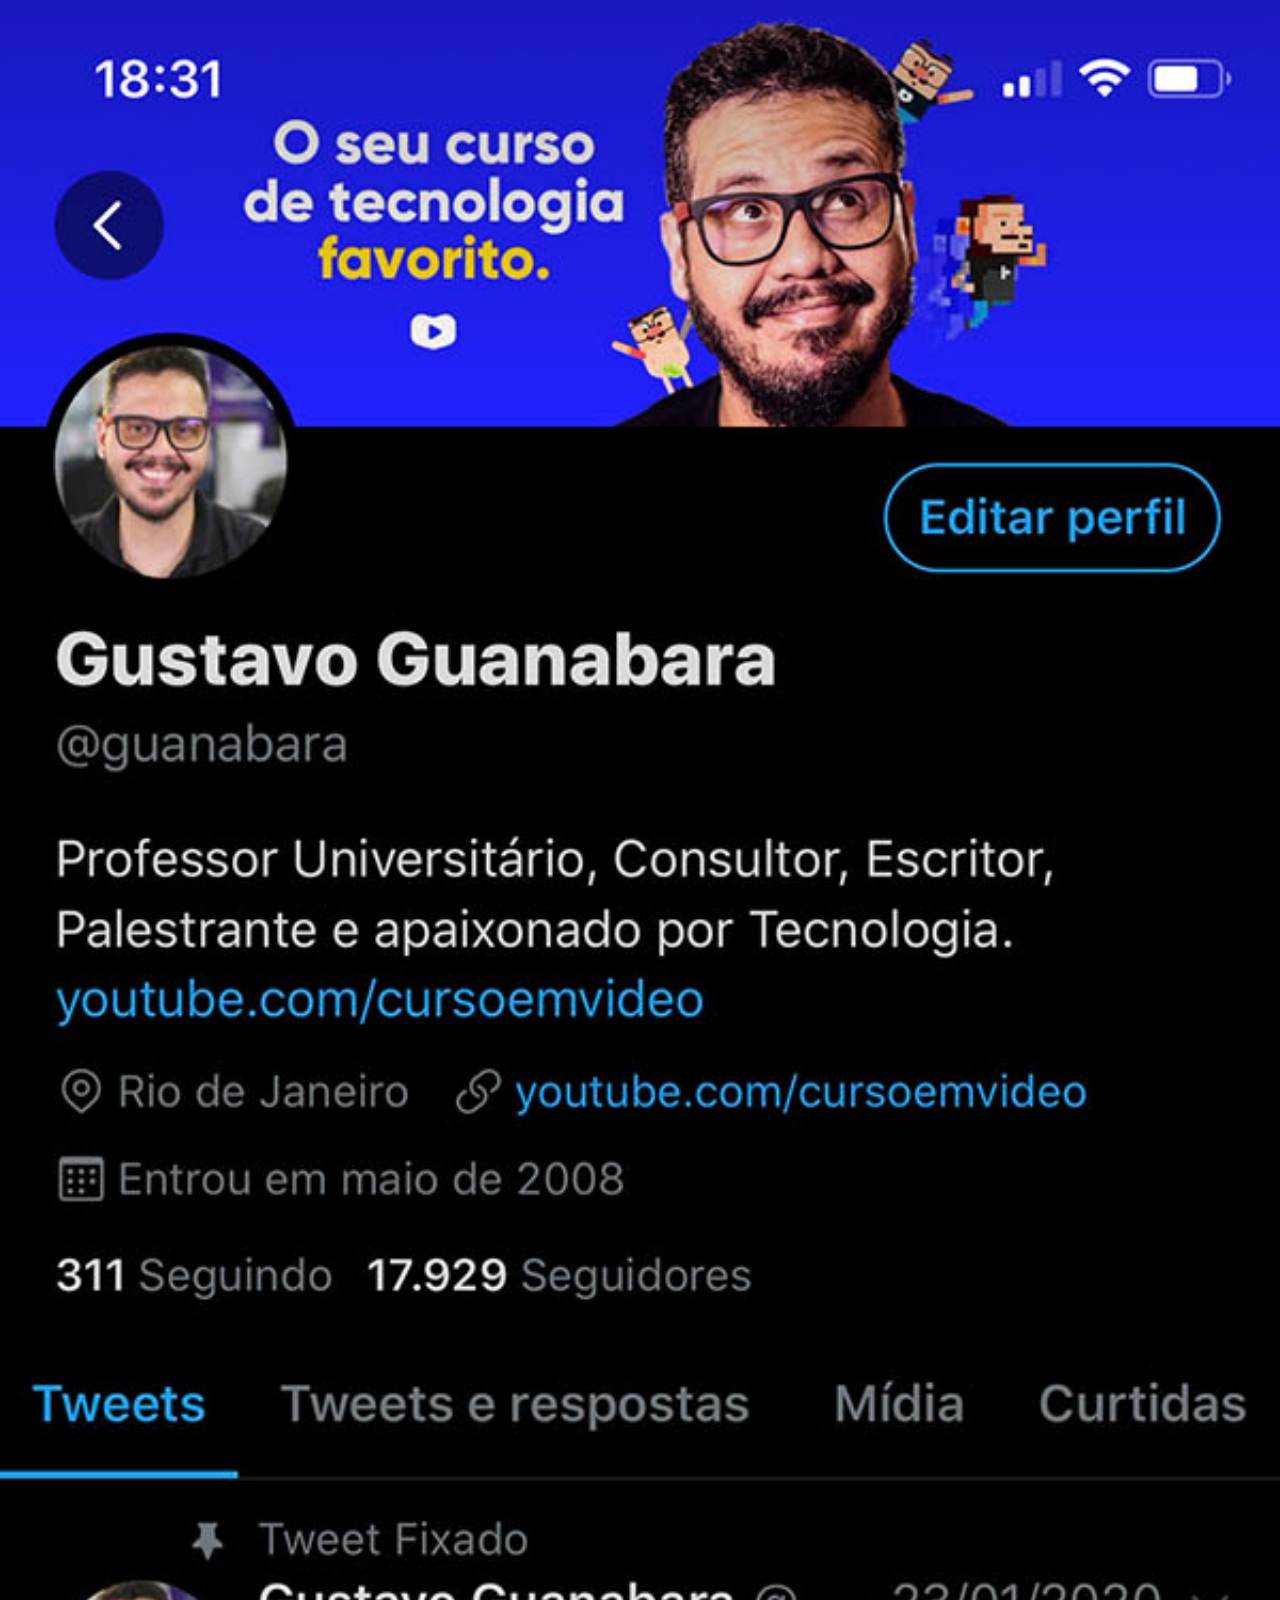
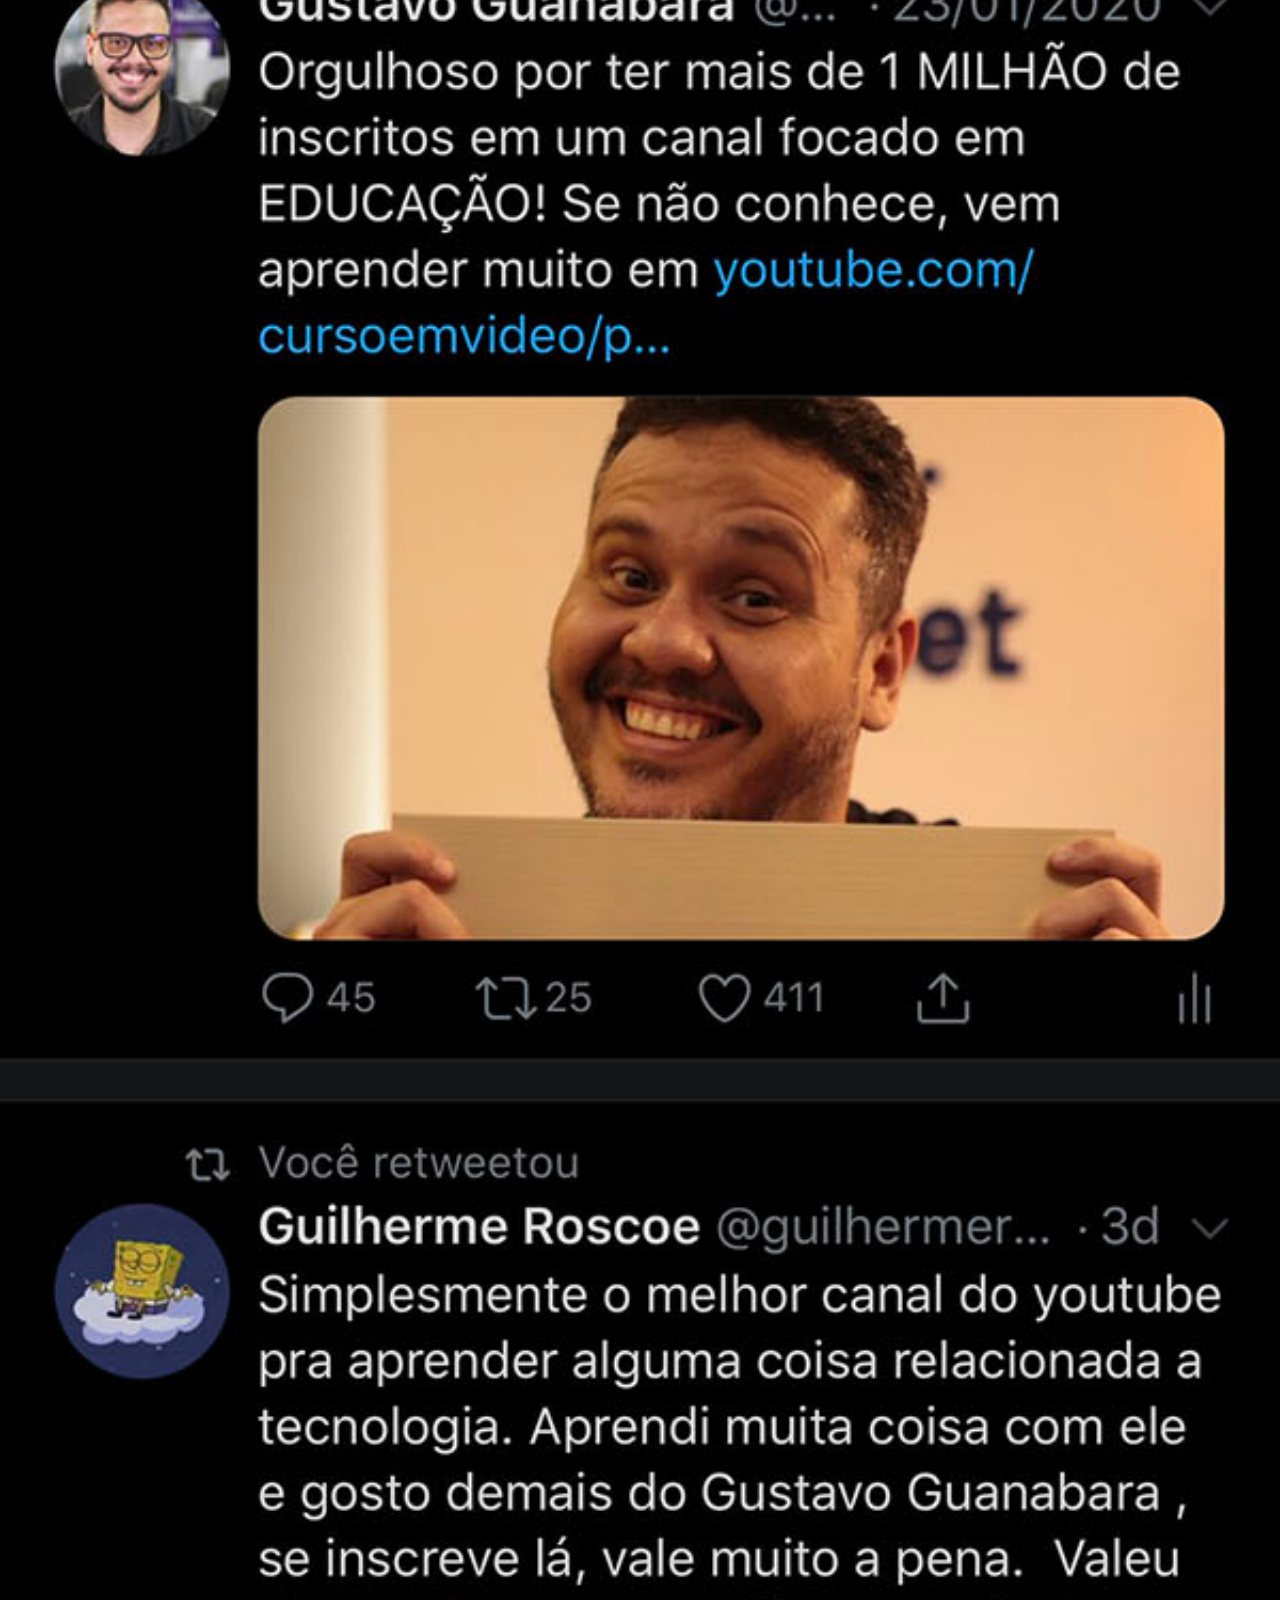
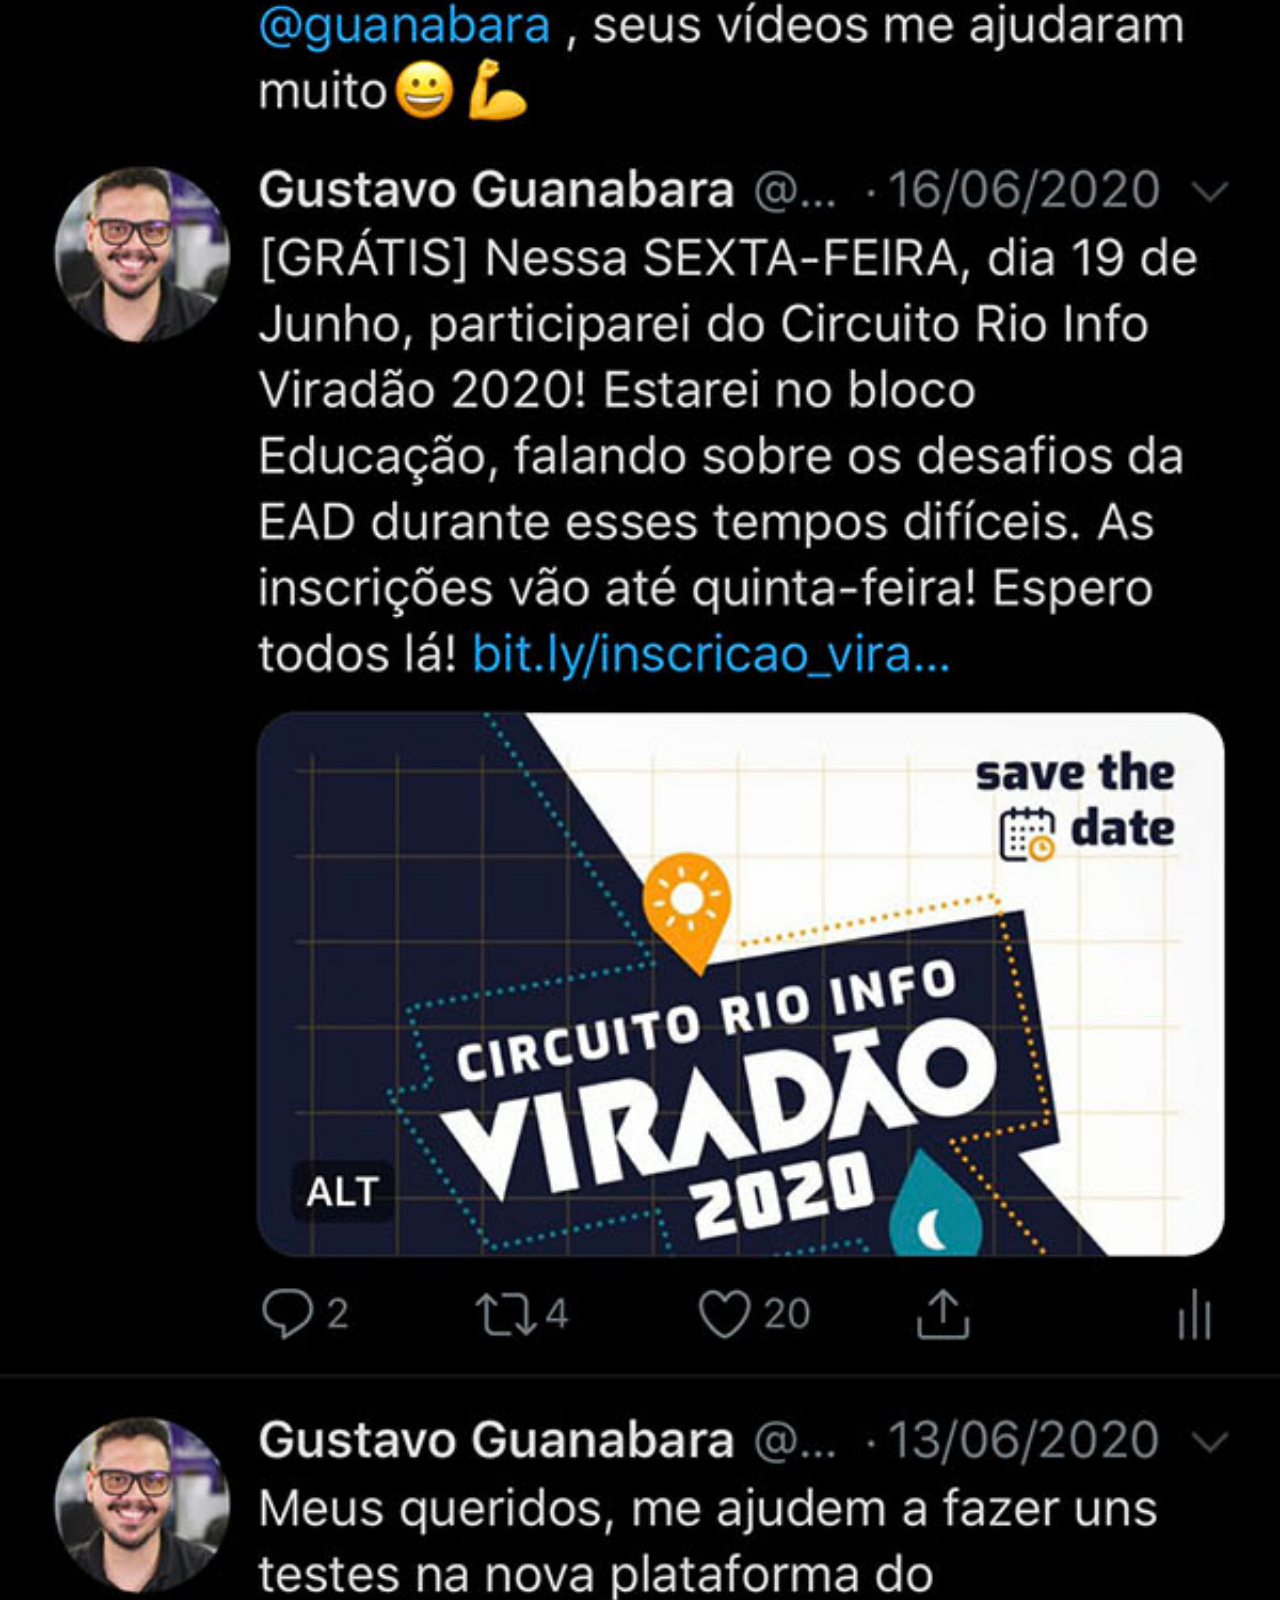
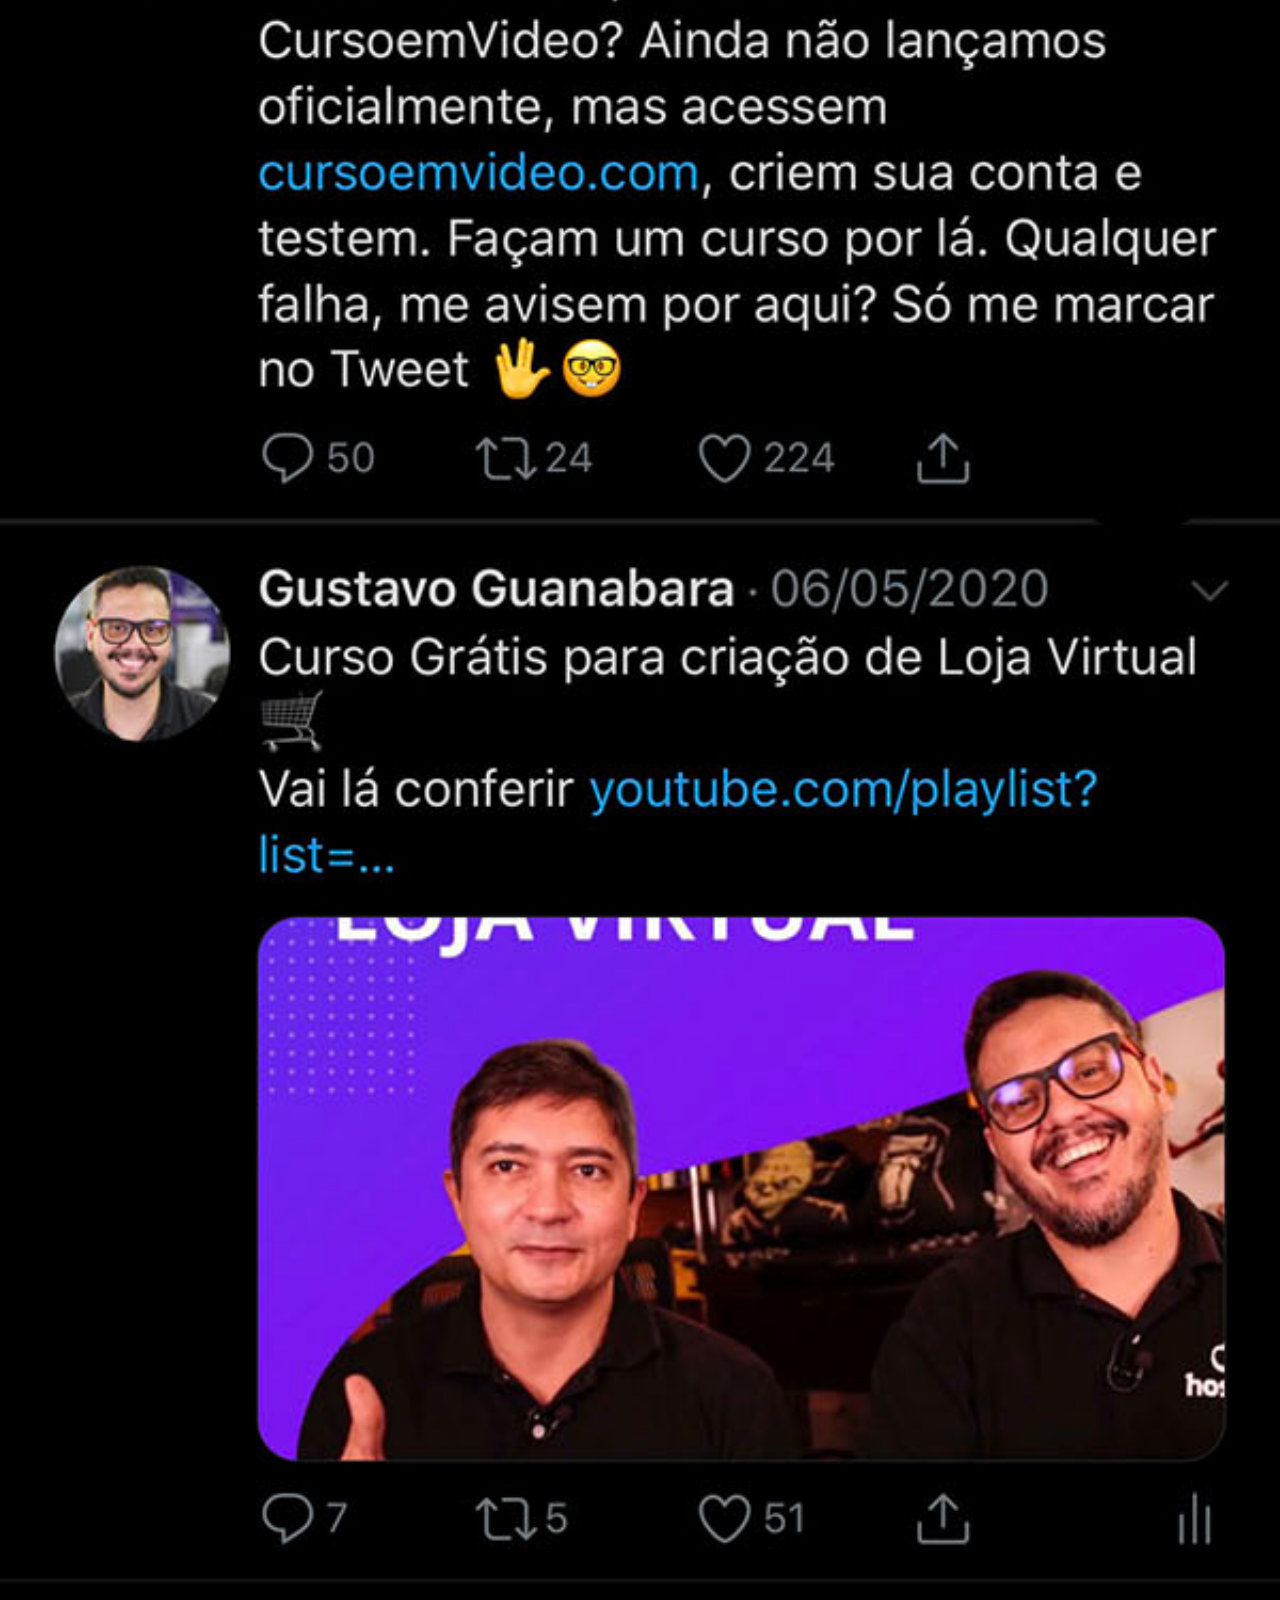
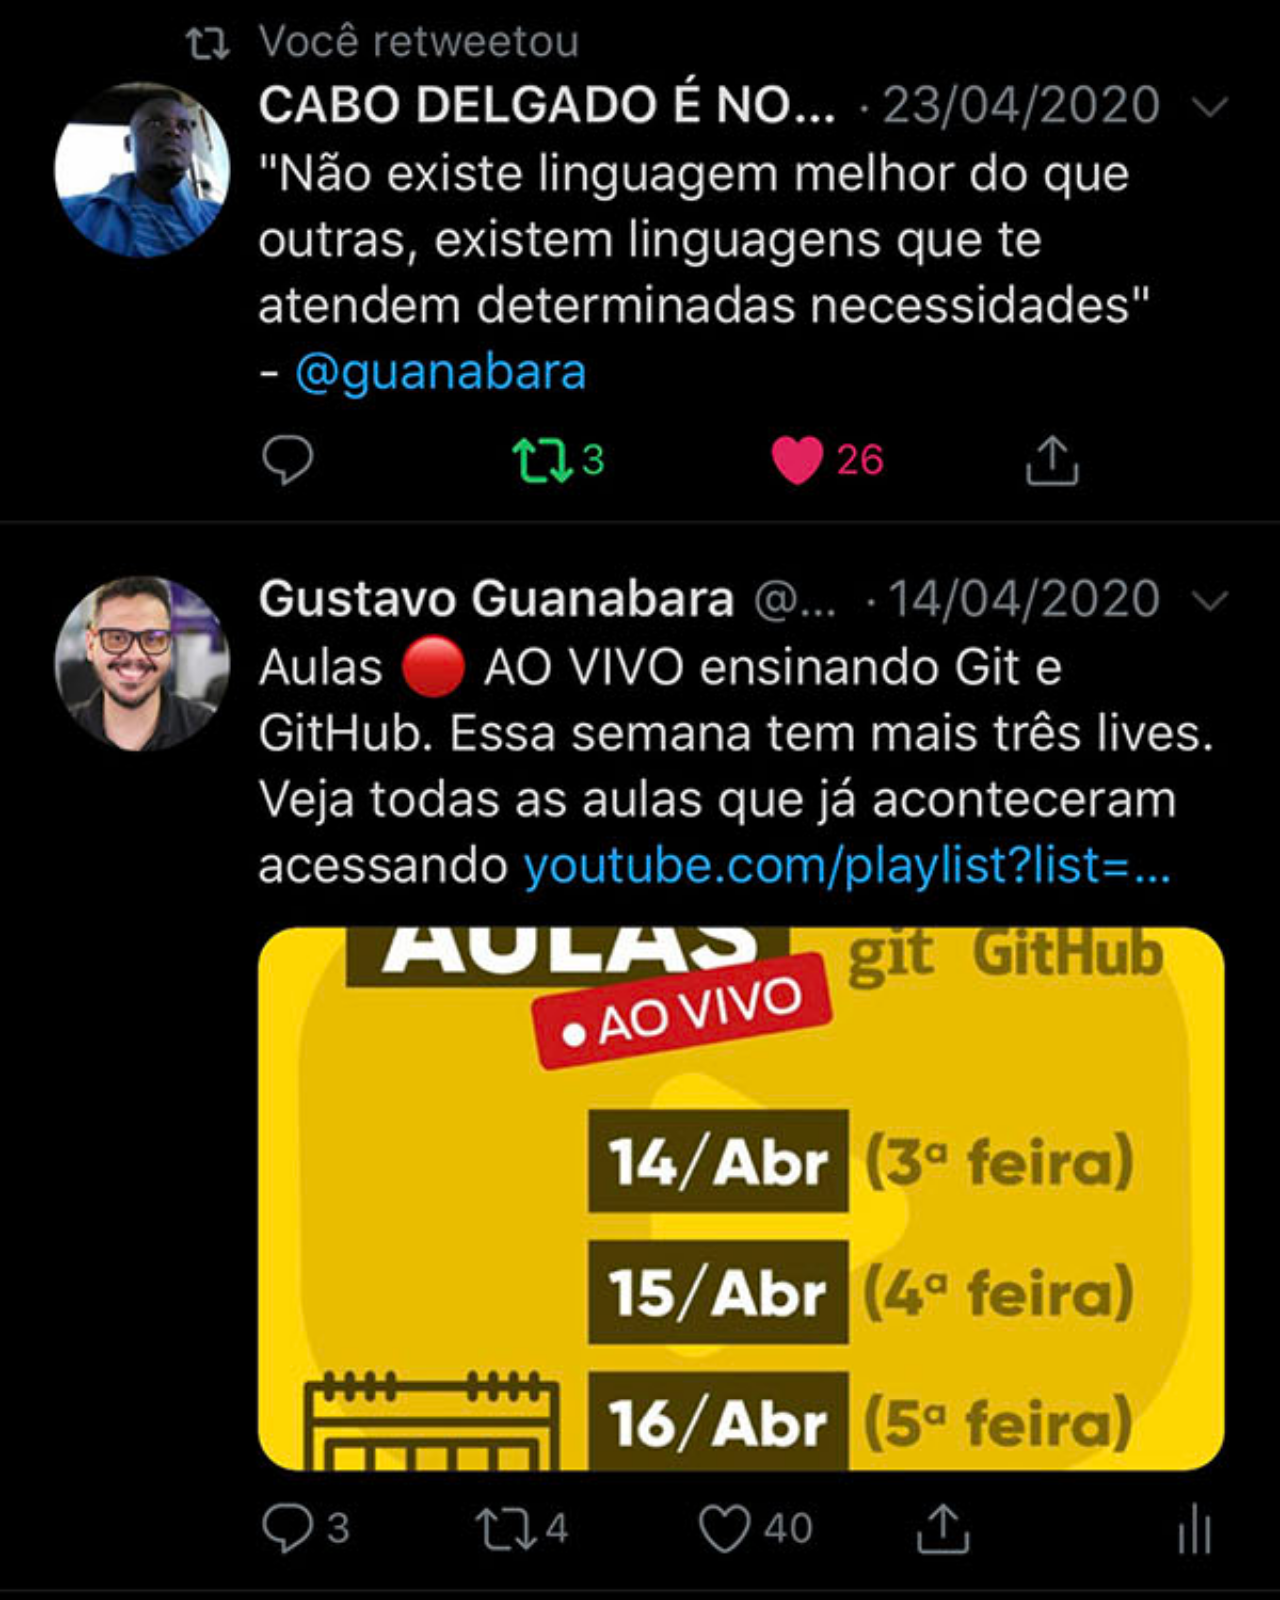
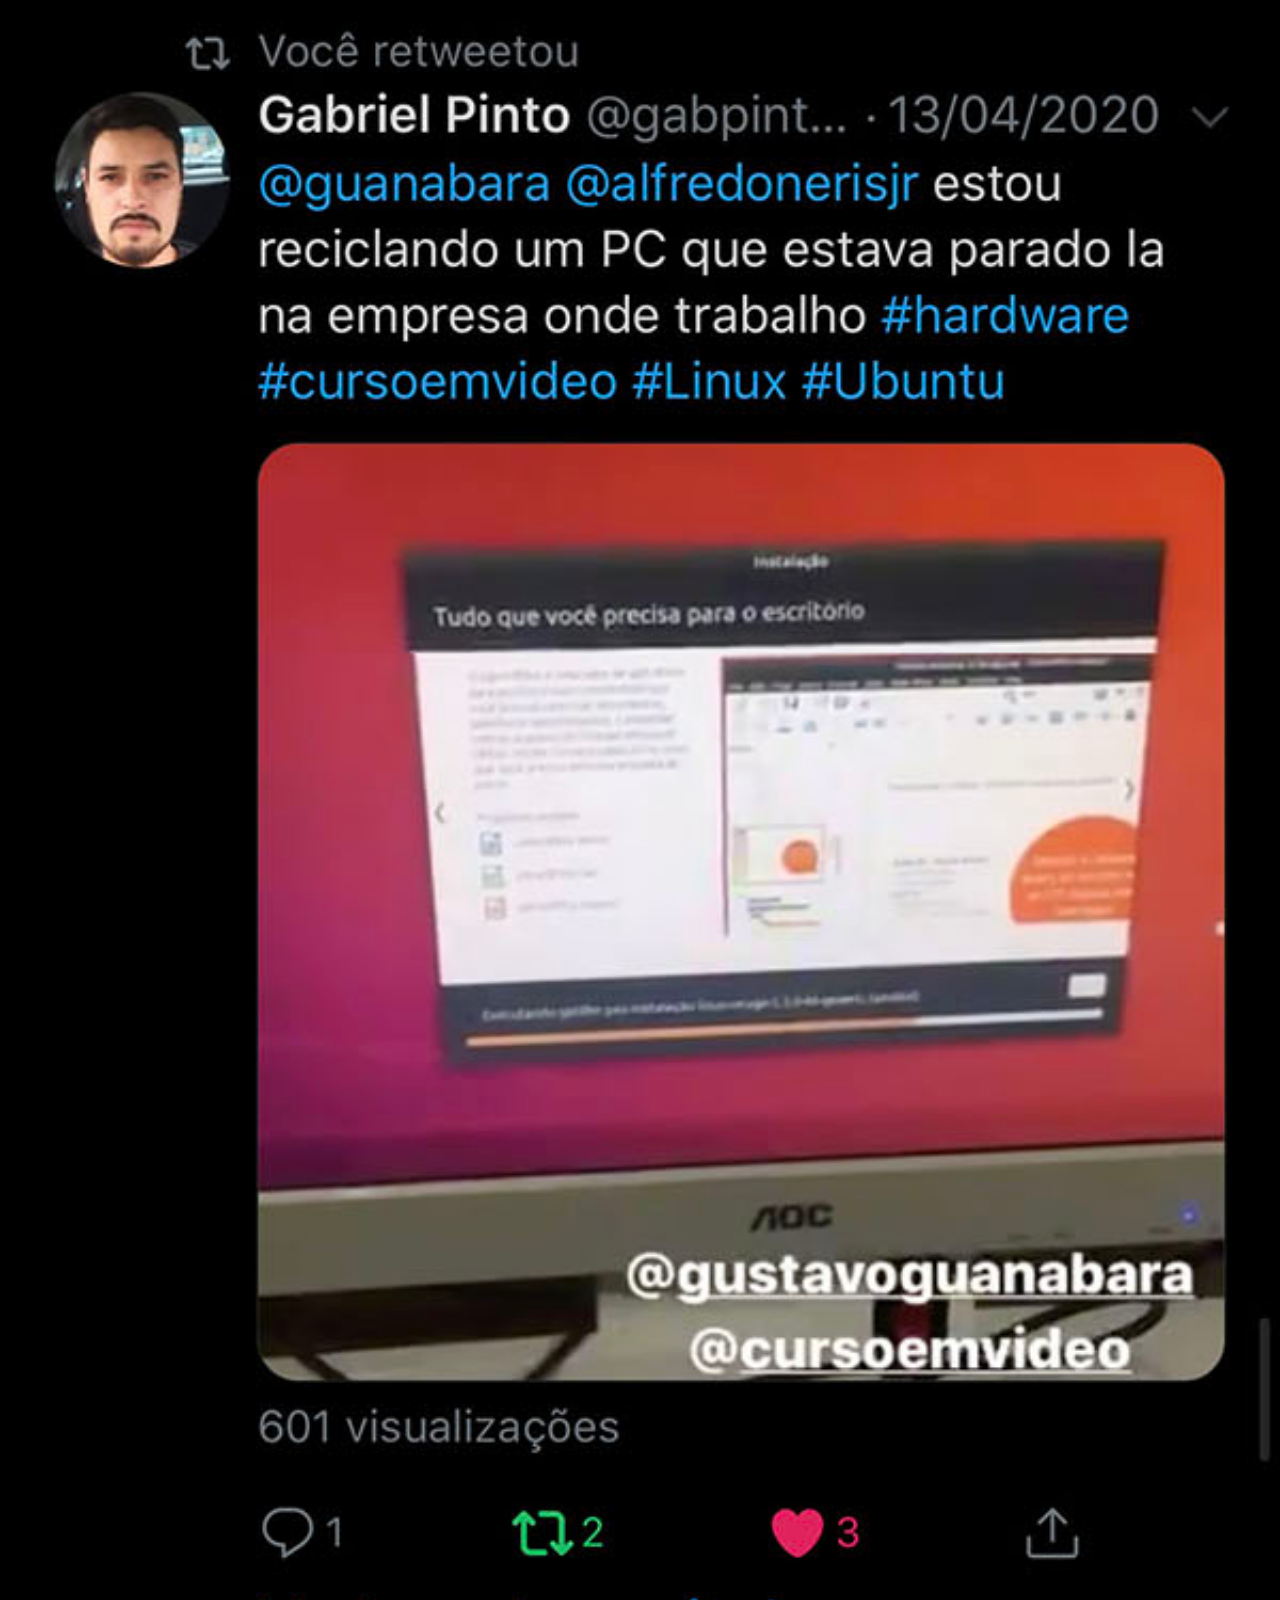
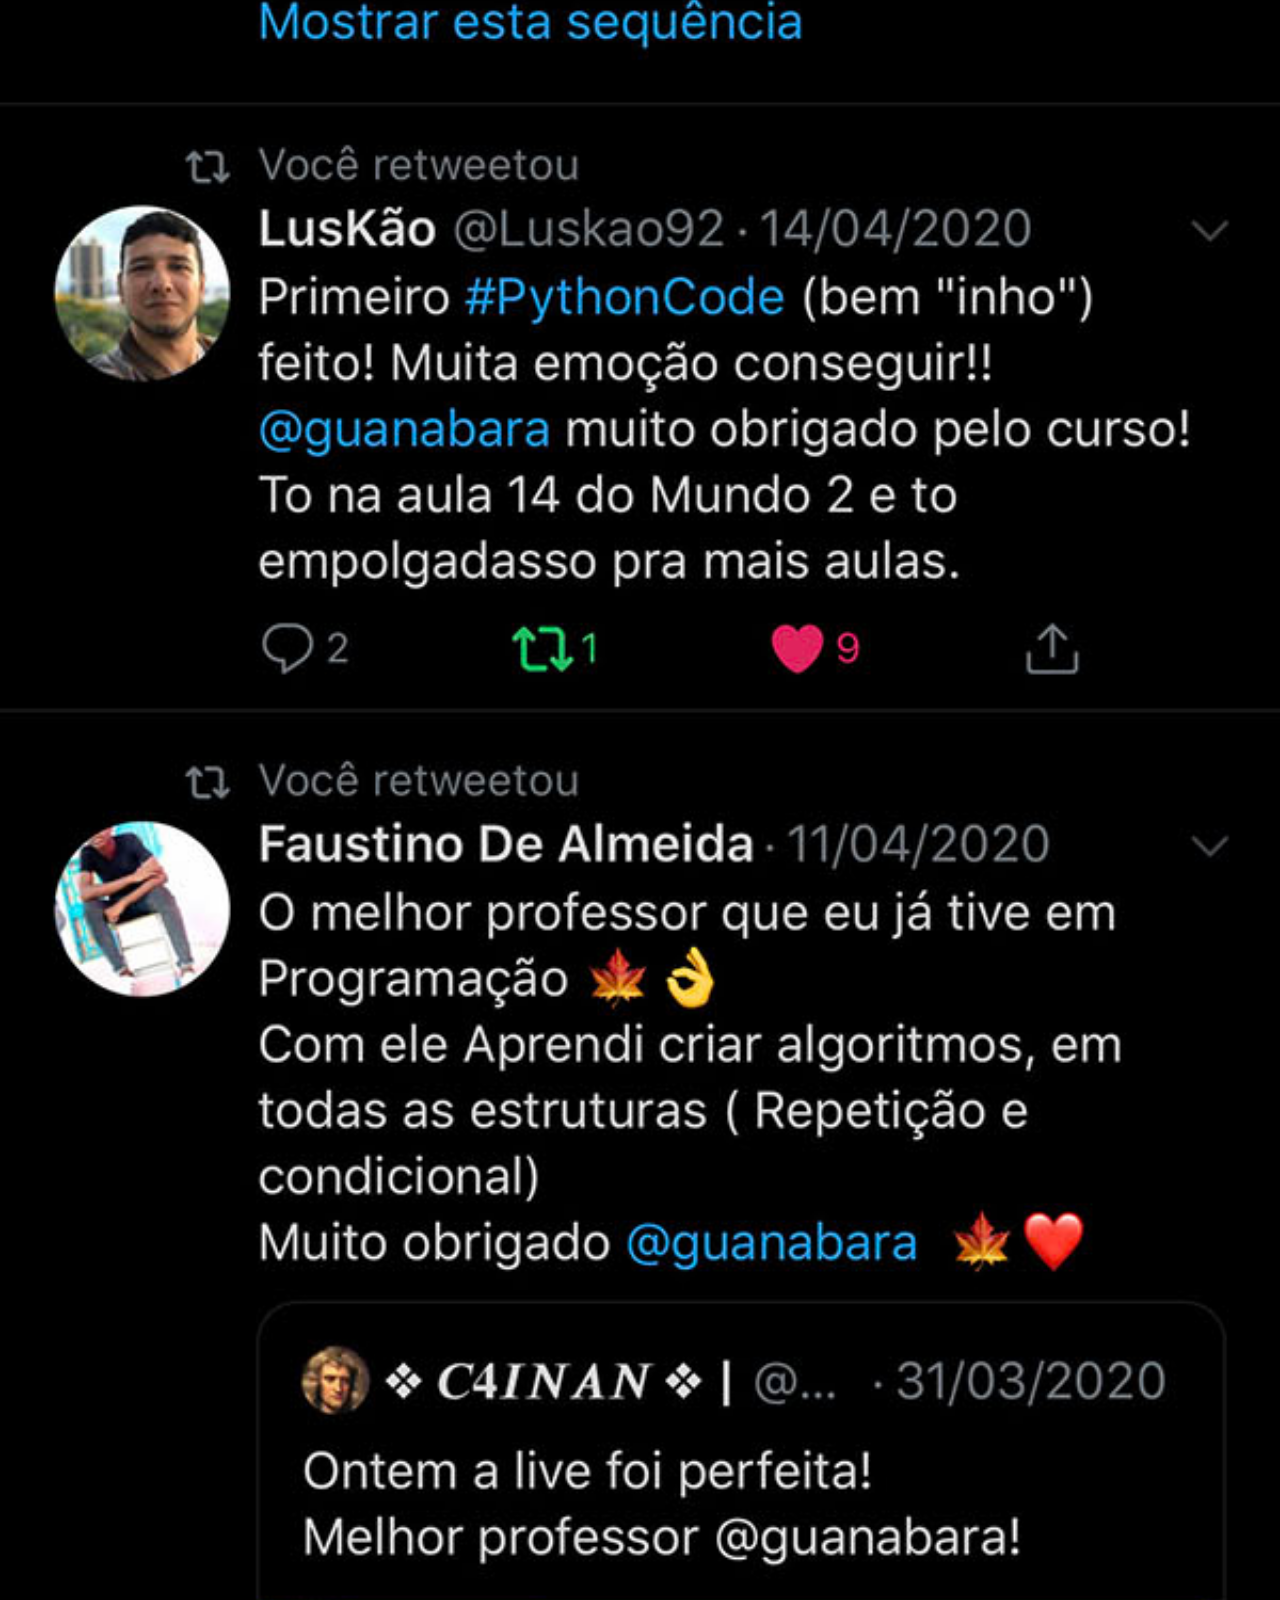
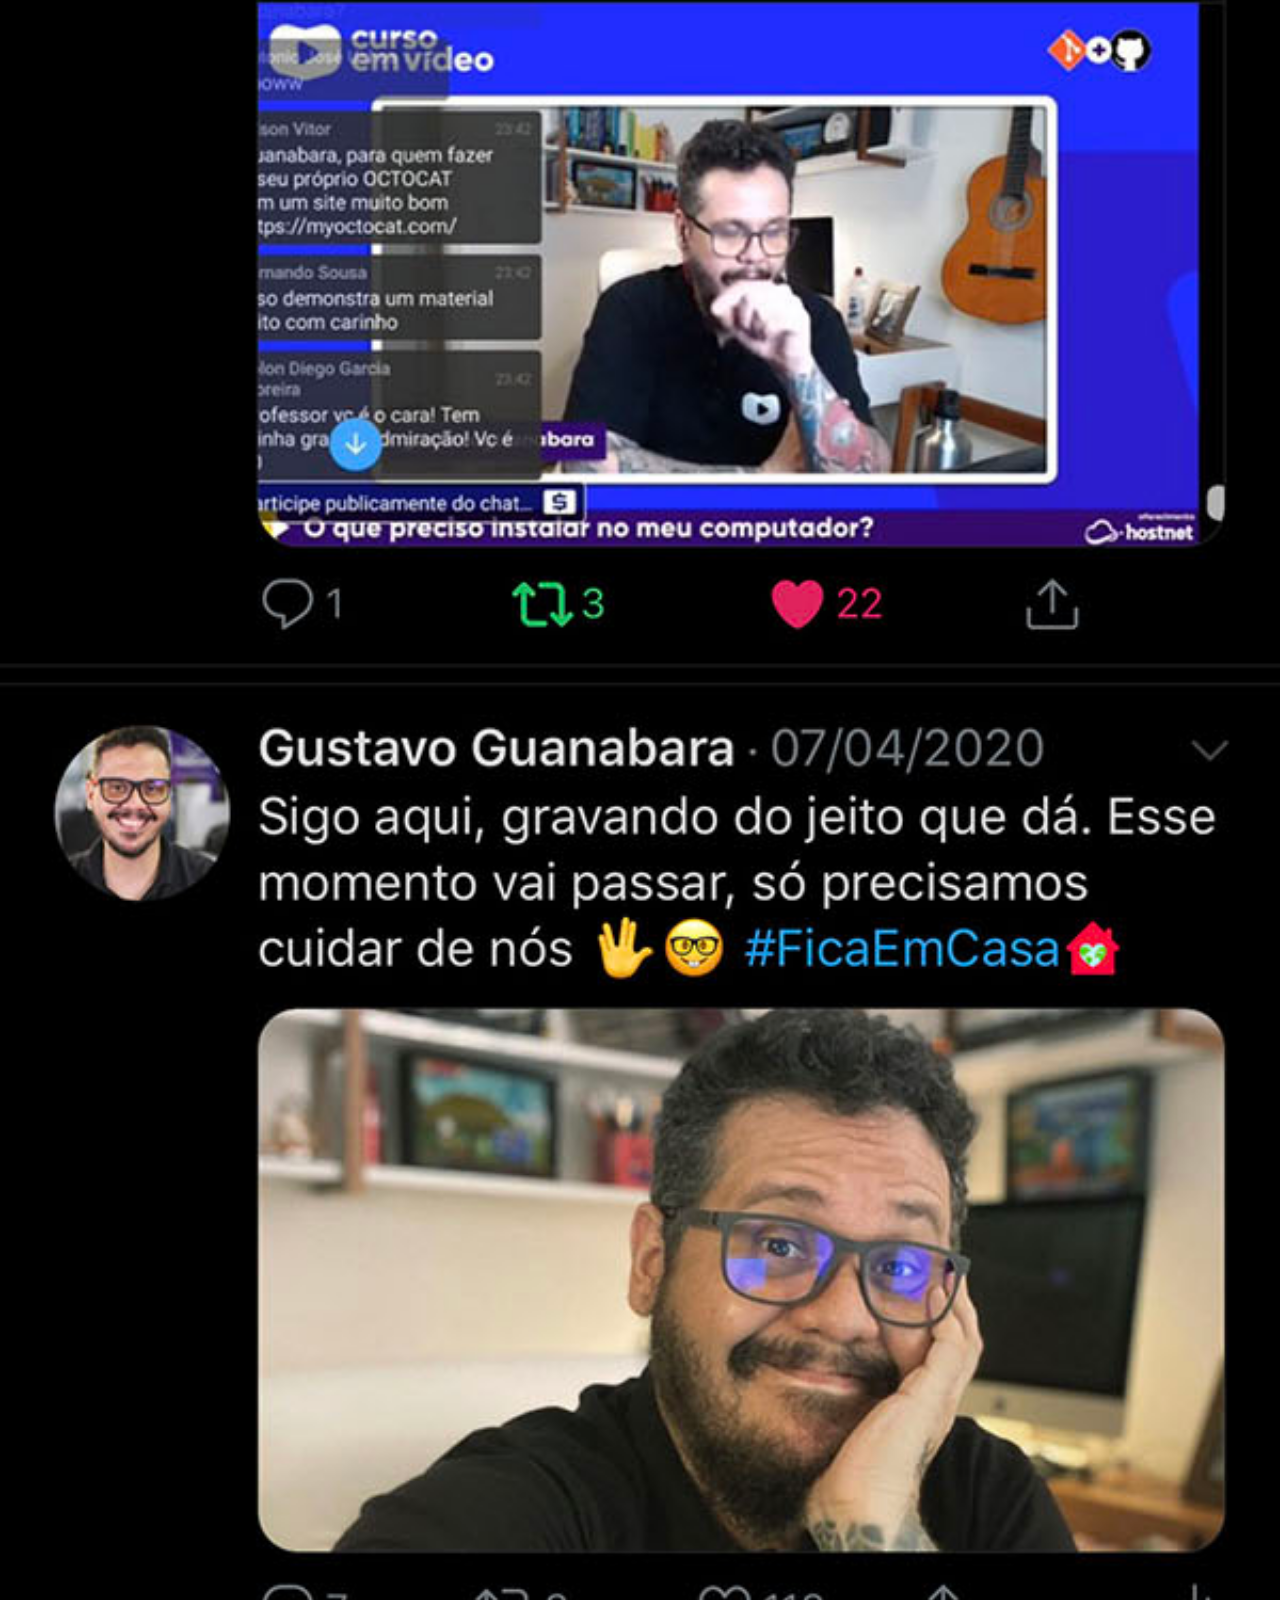
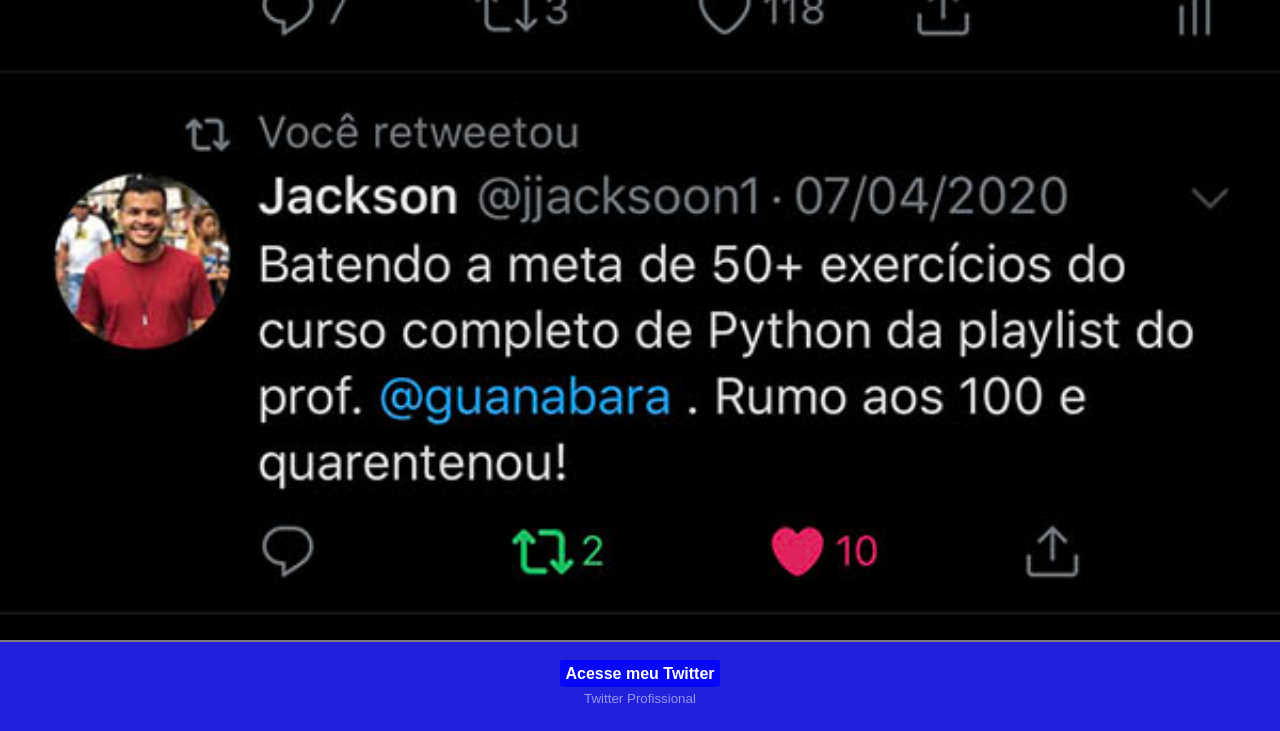
<file: projeto-social/twitter.html>
<!DOCTYPE html>
<html lang="pt-BR">
<head>
    <meta charset="UTF-8">
    <meta name="viewport" content="width=device-width, initial-scale=1.0">
    <title>Twitter</title>
    <link rel="stylesheet" href="estilos/social.css">
</head>
<body>
    <img src="imagens/tela-twitter.jpg" alt="Twitter">
    <p>
        <a href="https://x.com/josegabrieldev" target="_blank">Acesse meu Twitter</a> <br>
        <small>Twitter Profissional</small>
    </p>
</body>
</html>
</file>
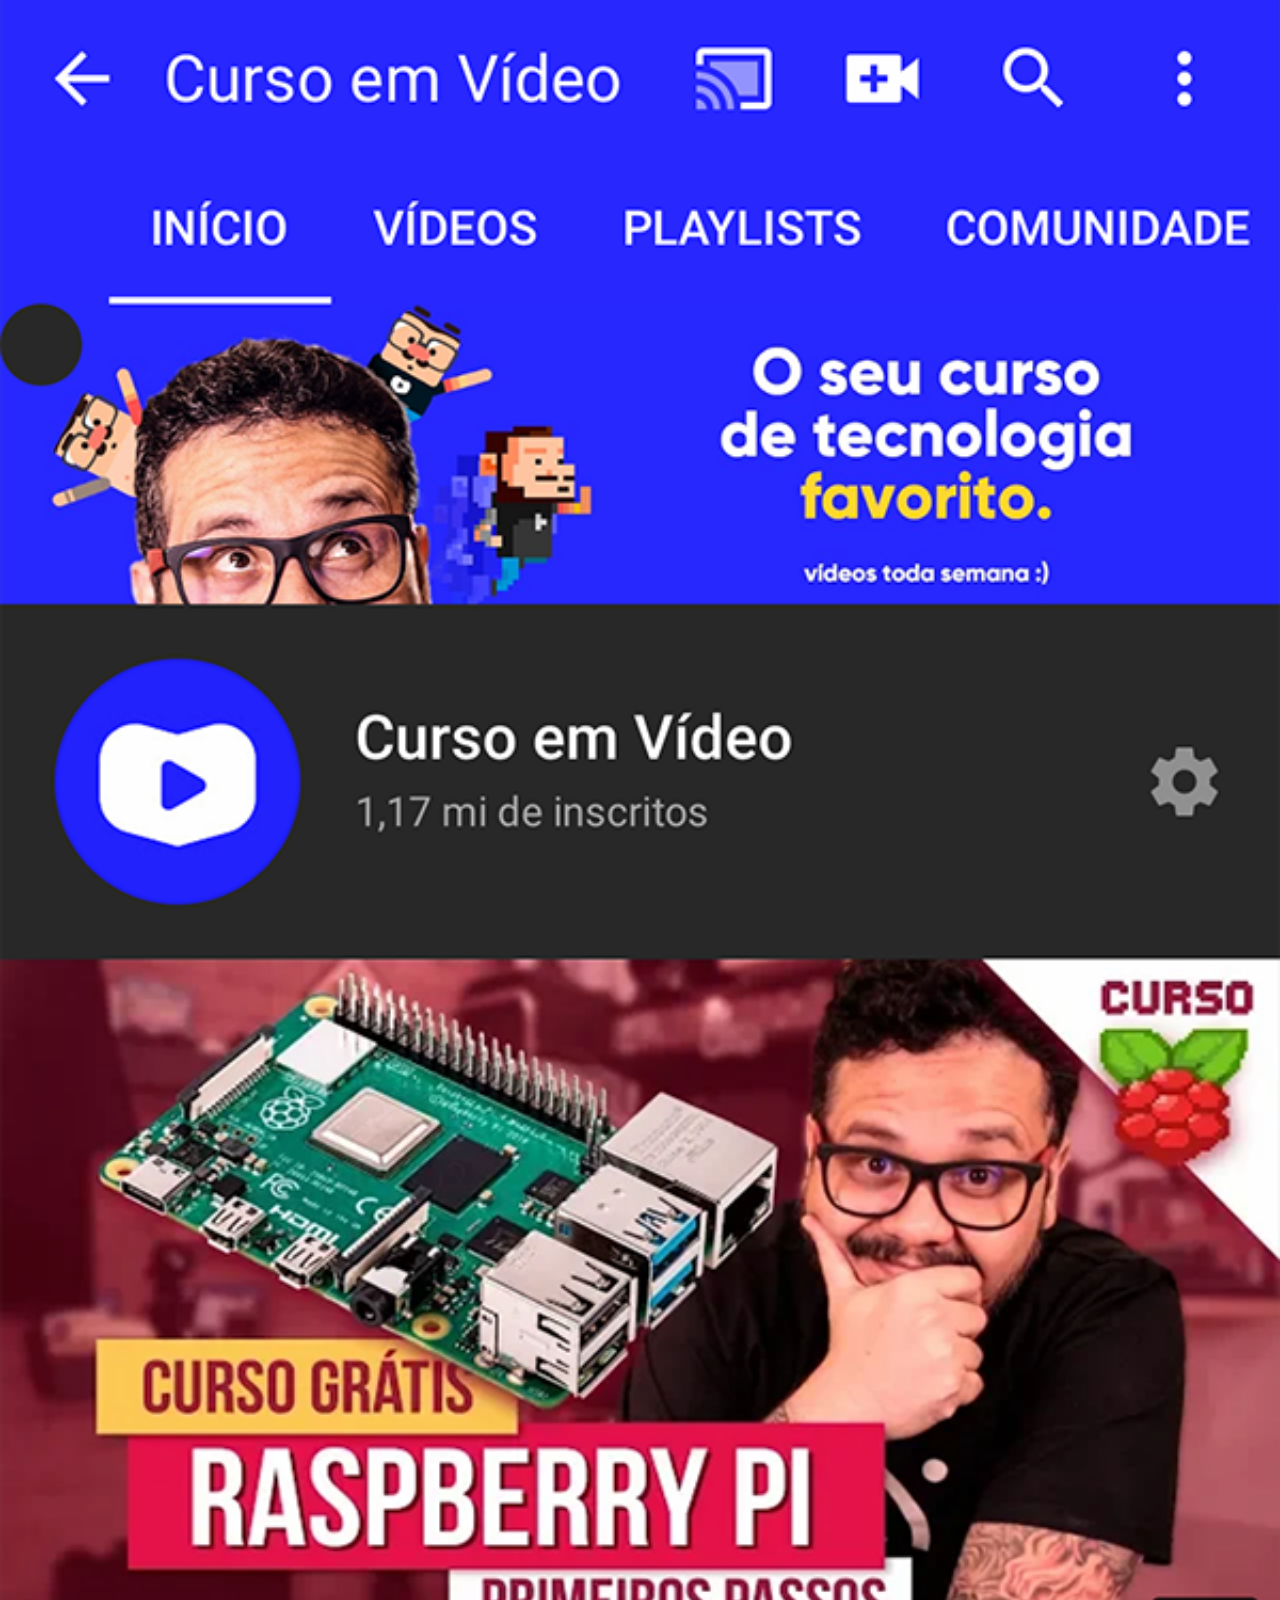
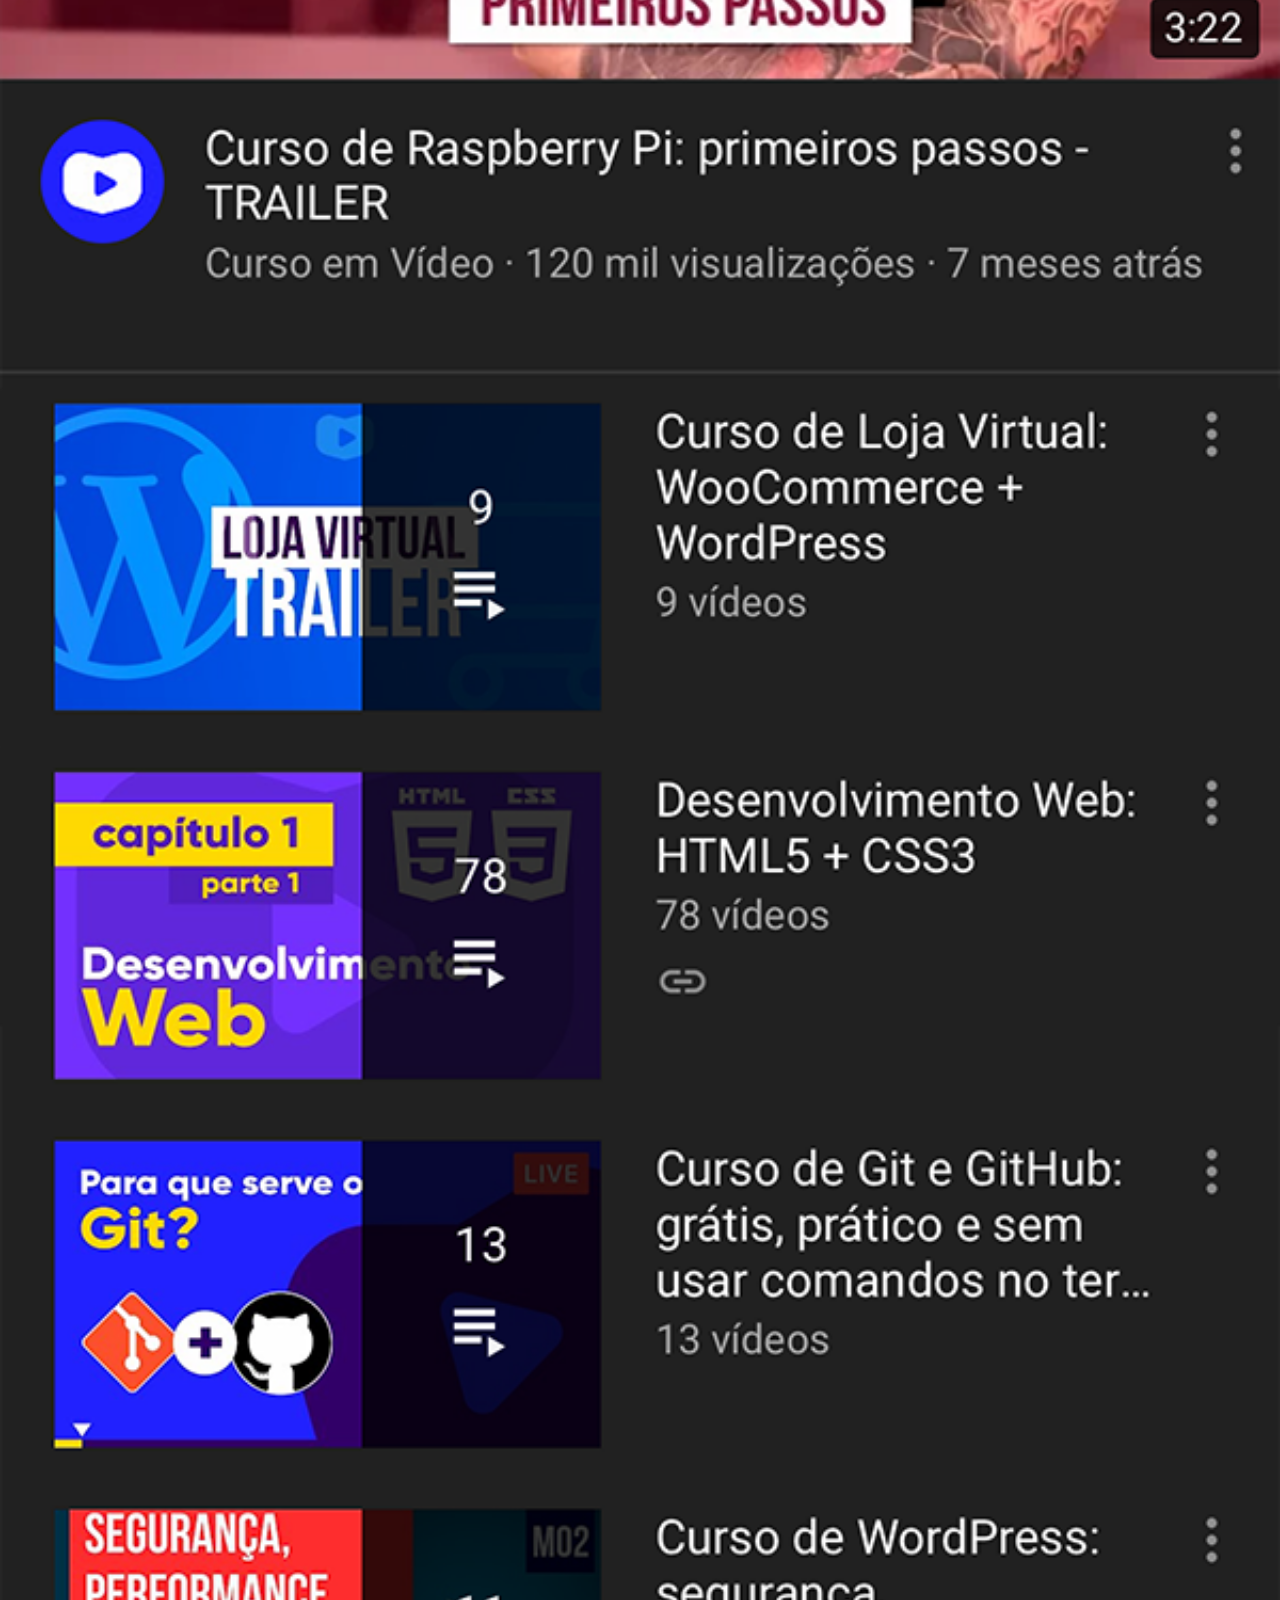
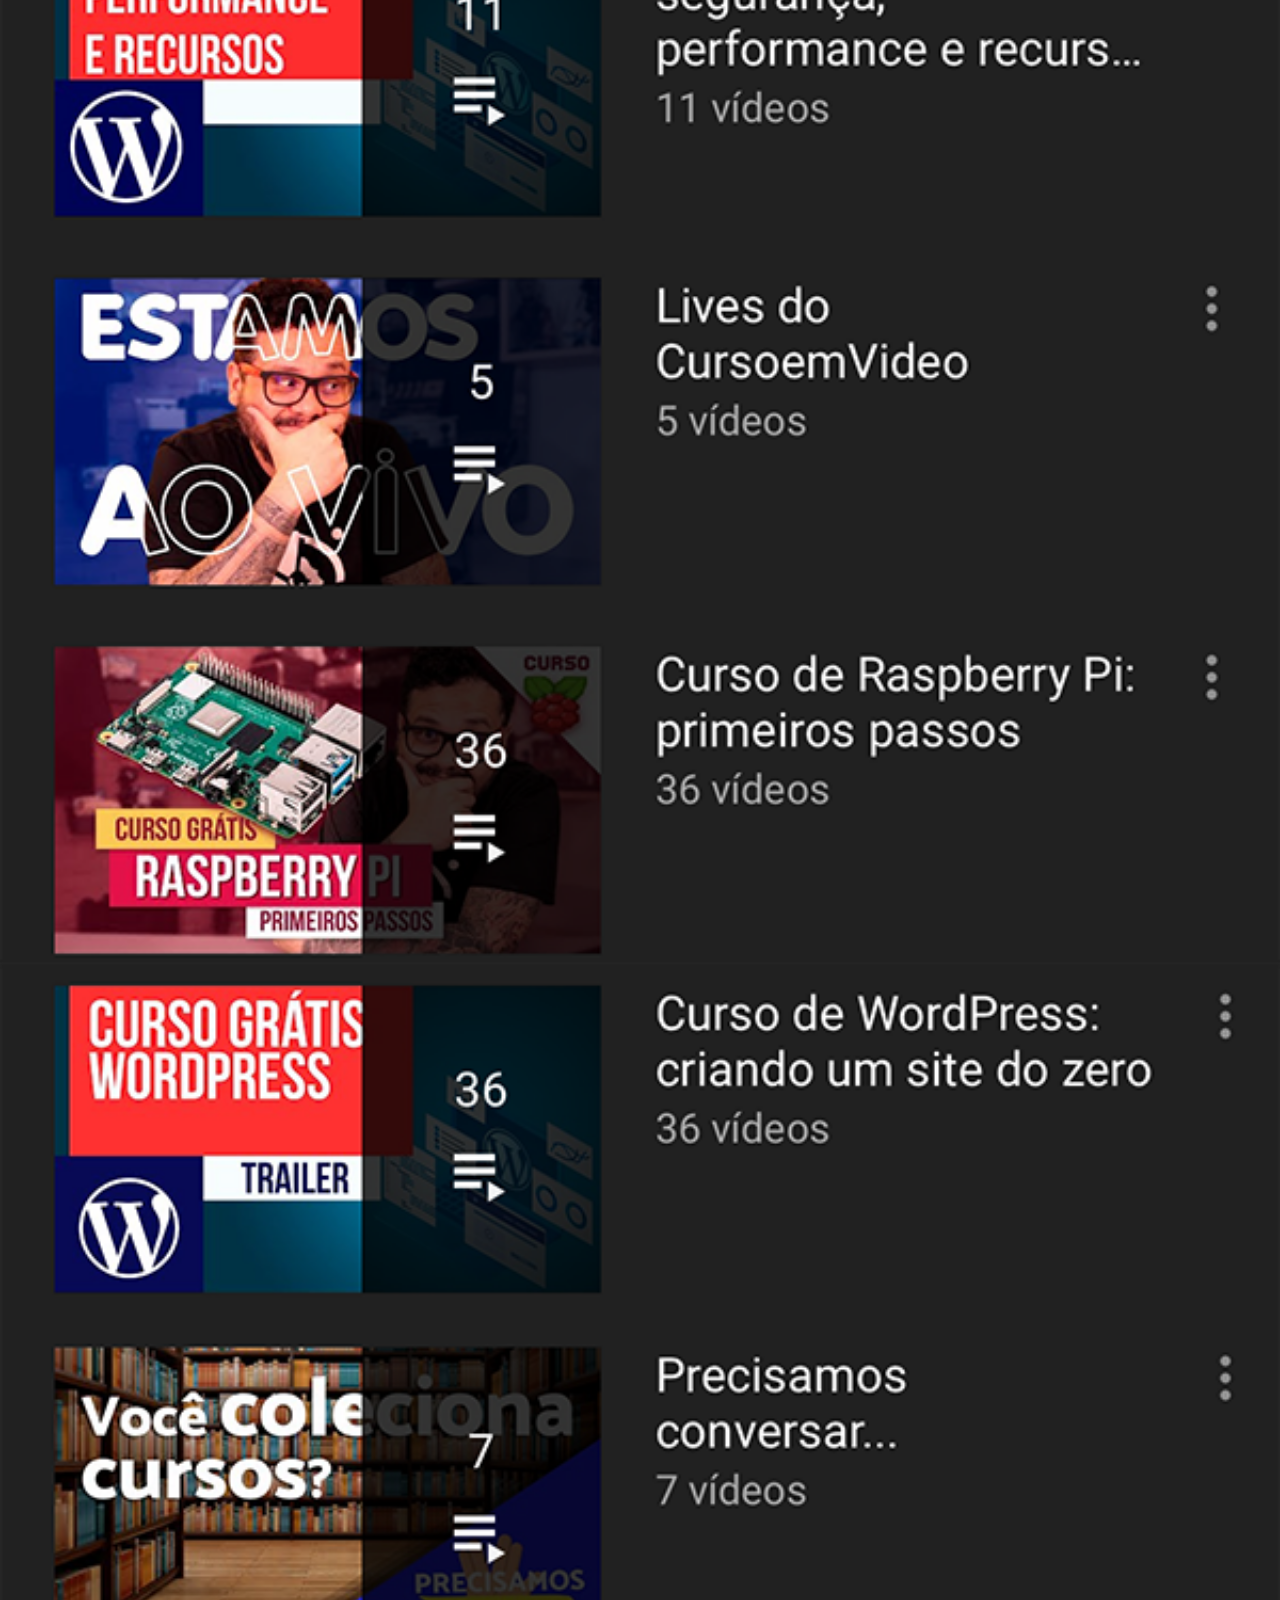
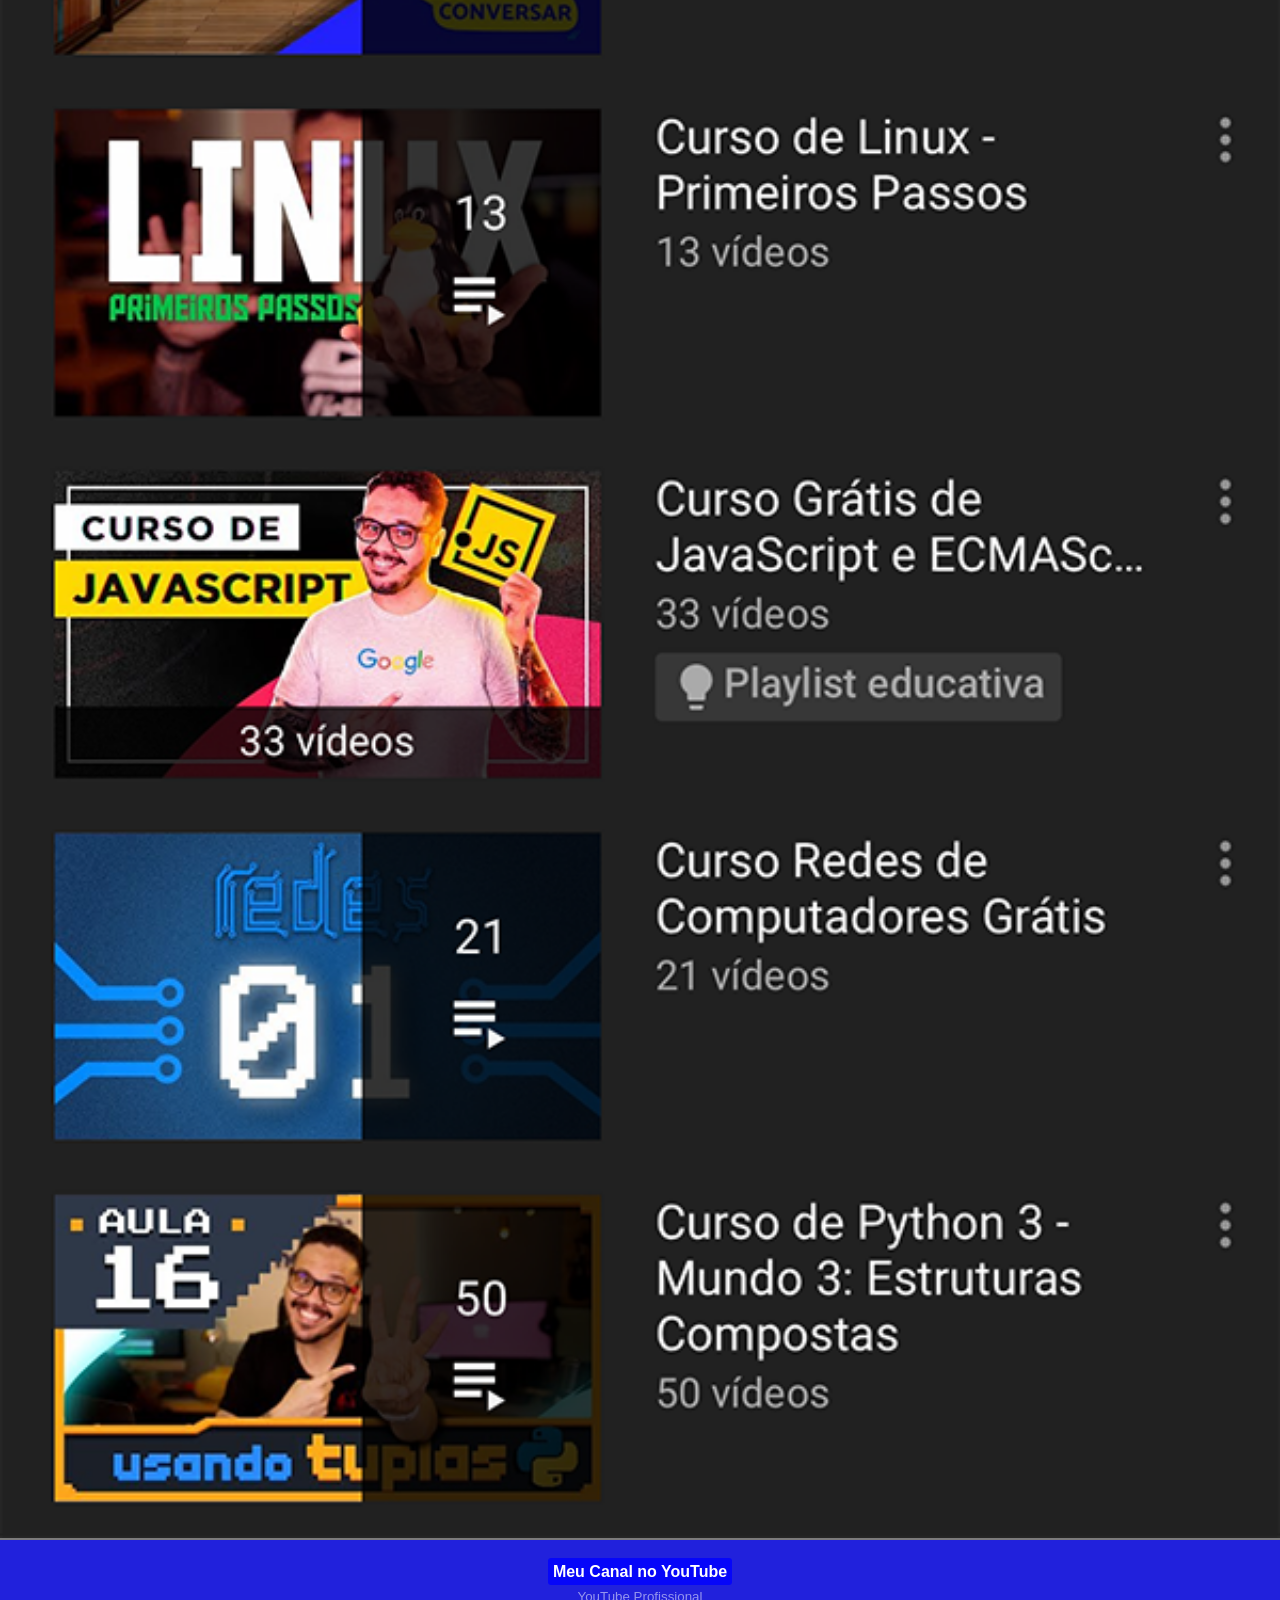
<file: projeto-social/youtube.html>
<!DOCTYPE html>
<html lang="pt-BR">
<head>
    <meta charset="UTF-8">
    <meta name="viewport" content="width=device-width, initial-scale=1.0">
    <title>YouTube</title>
    <link rel="stylesheet" href="estilos/social.css">
</head>
<body>
    <img src="imagens/tela-youtube.png" alt="YouTube">
    <p>
        <a href="https://www.youtube.com/@josegabriel_dev" target="_blank">Meu Canal no YouTube</a> <br>
        <small>YouTube Profissional</small>
    </p>
</body>
</html>
</file>
<file: projeto-android/estilo/style.css>
@charset "UTF-8";

@import url('https://fonts.googleapis.com/css2?family=Bebas+Neue&family=EB+Garamond:ital,wght@0,400..800;1,400..800&family=Karla:ital,wght@0,200..800;1,200..800&display=swap');

@font-face {
    font-family: 'android';
    src: url(../fontes/idroid.otf) format(opentype);
    font-weight: normal;
}

:root {
    --cor0: #ebe5c5;
    --cor1: #83e1ad;
    --cor2: #3ddc84;
    --cor3: #2fa866;
    --cor4: #1a5c37;
    --cor5: #063d1e;

    --fonte-padrao: Arial, verdana, helvetica, sans-serif;
    --fonte-destaque: 'Bebas Neue', 'cursive';
    --fonte-android: 'android', 'cursive';
}
* {
    margin: 0px;
    padding: 0px;
}

body {
    background-color: var(--cor0);
    font-family: var(--fonte-padrao);
}

a.externo::after {
    content: '\00A0\1F517';
}

header {
    background-image: linear-gradient(to bottom, var(--cor3), var(--cor5));
    min-height: 150px;
    text-align: center;
    padding-top: 40px;
    padding-bottom: 20px;
}

header > h1 {
    color: white;
    font-family: var(--fonte-destaque);
    font-size: 3em;
    font-weight: normal;
    margin-bottom: 20px;
    text-shadow: 2px 2px 0px rgba(0, 0, 0, 0.301);
}

header > p {
    font-family: var(--fonte-padrao);
    font-size: 1.2em;
    color: white;
    max-width: 600px;
    padding-right: 10px;
    padding-left: 10px;
    padding-bottom: 35px;
    margin: auto;
    text-shadow: 2px 2px 0px rgba(0, 0, 0, 0.301);
}

nav {
    background-color: var(--cor5);
    padding: 10px;
    box-shadow: 0px 7px 7px rgba(0, 0, 0, 0.288);
}

nav > a {
    color: var(--cor1);
    padding: 10px;
    border-radius: 5px;
    font-weight: bold;
    text-decoration: none;
    transition-duration: .4s;
}

nav > a:hover {
    background-color: var(--cor3);
    color: var(--cor5);
}

main {

    min-width: 300px;
    max-width: 1000px;
    margin: auto;
    margin-bottom: 30px;
    padding: 20px;
    background-color: white;
    box-shadow: 0px 0px 10px rgba(0, 0, 0, 0.418);
    border-bottom-left-radius: 10px;
    border-bottom-right-radius: 10px;
}

main h1 {
    color: var(--cor5);
    font-family: var(--fonte-android);
    font-size: 1.8em;
    font-weight: normal;
}

main h2 {
    font-family: var(--fonte-android);
    font-size: 1.3em;
    font-weight: normal;
    color: var(--cor4);
    background-image: linear-gradient(to right, var(--cor1), transparent);
    text-indent: 8px;
}

main p {
    margin: 15px 0px;
    text-align: justify;
    text-indent: 30px;
    font-size: 1.1em;
    line-height: 1.8em;
}

main strong {
    color: var(--cor4);
    font-weight: bold;
}

main a {
    text-decoration: none;
    font-weight: bold;
    color: var(--cor5);
    background-color: var(--cor1);
    padding: 2px 6px;
}

main a:hover {
    text-decoration: underline;
    color: var(--cor4);
}

main img {
    width: 100%;
}

main img.pequena {
    max-width: 350px;
    display: block;
    margin: auto;
}

div.video {
    background-color: var(--cor5);
    margin: 0px -20px 30px -20px;
    padding: 20px;
    padding-bottom: 57%;
    position: relative;
}

div.video > iframe {
    position: absolute;
    top: 5%;
    left: 5%;
    width: 90%;
    height: 90%;
}

aside {
    background-color: var(--cor1);
    padding: 10px;
    border-radius: 10px;
    box-shadow: 3px 3px 8px rgba(0, 0, 0, 0.288);
    border: 1px solid var(--cor4);
}

aside h3 {
    background-color: var(--cor4);
    color: white;
    padding: 10px;
    margin: -10px -10px 0px -10px;
    border-radius: 10px 10px 0px 0px;
}

aside ul {
    list-style-type: '\2714\00A0\00A0';
    list-style-position: inside;
    columns: 2;
}
footer {
    background-color: var(--cor5);
    color: white;
    text-align: center;
    font-size: 0.8em;
    padding: 5px;
}

footer a {
    color: white;
    font-weight: bolder;
    text-decoration: none;
}

footer a:hover {
    text-decoration: underline;
    color: var(--cor1);
}
</file>
<file: projeto-cordel/estilo/style.css>
@charset "UTF-8";

@import url('https://fonts.googleapis.com/css2?family=Passion+One:wght@400;700;900&display=swap');

@import url('https://fonts.googleapis.com/css2?family=Sriracha&display=swap');

:root {
    --fonte1: Verdana, Geneva, Tahoma, sans-serif;
    --fonte2: "Passion One", sans-serif;
    --fonte3: "Sriracha", cursive;
}

* {
    padding: 0;
    margin: 0;
}

html, body {
    min-height: 100vh;
    background-color: lightgray;
    font-family: var(--fonte1);
}

header {
    background-color: black;
    color: white;
    text-align: center;
}

header > h1 {
    font-variant: small-caps;
    font-size: 9vw;
    font-family: var(--fonte2);
    padding-top: 50px;
}

header > p {
    padding-bottom: 50px;
}

a {
    color: white;
    font-weight: bolder;
    text-decoration: none;
}

a:hover {
    text-decoration: underline;
    font-size: 1.1em
}

section {
    font-family: var(--fonte3);
    padding-top: 10vh;
    padding-bottom: 10vh;
    padding-left: 30px;
    line-height: 2em;
    font-size: 4vh;
    box-shadow: inset 6px 6px 13px rgba(0, 0, 0, 0.363);
}

section > p {
    padding-bottom: 2em;
}

section.normal {
    background-color: white;
    color: black;
}

section.imagem {
    background-color: rgba(39, 39, 39, 0.349);
    color: white;
    padding-right: 10px;
    background: no-repeat right center fixed;
    background-size: cover;
}

section.imagem > p {
    display: inline-block;
    background-color: rgba(0, 0, 0, 0.418);
    padding: 8px;
}

#img01 {
    background-image: url('../imagens/background001.jpg');
}

#img02 {
    background-image: url('../imagens/background002.jpg')
}

footer {
    background-color: black;
    color: white;
    text-align: center;
    padding: 10px;
}
</file>
<file: projeto-site/estilos/style.css>
@charset "utf-8";

* {
    font-family: Arial, Helvetica, sans-serif;
    font-size: 18px;
}

body {
    background-color: rgb(6, 79, 143);
}

main {
    width: 560px;
    background-color: white;
    padding: 12px;
    margin: auto;
    box-shadow: 3px 3px 5px rgba(0, 0, 0, 0.397);
    border-radius: 7px;
}

h1 {
    font-size: 2.7em;
    color: rgb(68, 4, 68);
}

h2 {
    font-size: 1.8em;
    color: rgb(91, 19, 158);
}

p {
    text-indent: 28px;
    text-align: justify;
}

abbr {
    text-decoration: underline;
}

img.lado {
    float: right;
    padding: 8px;
}

a {
    color: rgba(147, 66, 223, 0.726);
    font-size: 19px;
    font-weight: bold;
    text-decoration: none;
}
a.efeito:hover {
    color: rgba(7, 7, 209, 0.87);
    text-decoration: underline;
    background-color: rgba(147, 66, 223, 0.151);
    transition-duration: 1s;
    padding: 5px;
    border-radius: 3px;
}
</file>
<file: projeto-social/estilos/style.css>
@charset "UTF-8";

* {
    margin: 0px;
    padding: 0px;
    font-family: Arial, Helvetica, sans-serif;
}

html, body {
    height: 100vh;
    width: 100vw;
    background-color: black;
}

body {
    background: url('../imagens/fundo-madeira.jpeg') no-repeat top center fixed;
    background-size: cover;
}

main {
    position: relative;
    height: 100vh;
}

section#telefone {
    position: absolute;
    top: 50%;
    left: 50%;
    transform: translate(-50%, -50%);
    background-image: url('../imagens/frame-iphone.png');
    height: 627px;
    width: 311px;
}

iframe#tela {
    position: relative;
    top: 80px;
    left: 22px;
    width: 267px;
    height: 472px;
}

section#redes-socias {
    text-align: right;
}

section#redes-socias > a#left {
    text-align: left;
}

section#redes-socias img {
    width: 50px;
    margin: 1%;
    border-radius: 50%;
    box-shadow: 2px 3px 6px rgba(0, 0, 0, 0.425);
    box-sizing: border-box;
}

section#redes-socias img:hover {
    border: 2px solid rgba(255, 255, 255, 0.658);
    transform: translate(-5px, -3px);
    box-shadow: 4px 5px 12px rgba(0, 0, 0, 0.493);
    transition: transform .3s, border .4s;
}
</file>
<file: projeto-social/estilos/social.css>
* {
    margin: 0px;
    padding: 0px;
    font-family: Arial, Helvetica, sans-serif;
}

::-webkit-scrollbar {
    width: 0px;
    height: 0px;
}

body {
    background-color: rgb(124, 123, 123);
}

img {
    width: 100vw;
}

p {
    background-color: rgba(0, 0, 255, 0.733);
    color: rgba(255, 255, 255, 0.527);
    text-align: center;
    line-height: 1.5em;
    padding: 20px;
    margin-top:-2px;
}

a {
    background-color: rgba(0, 0, 255, 0.829);
    color: white;
    font-weight: bold;
    text-decoration: none;
    padding: 5px;
    border-radius: 3px;
}

a:hover {
    background-color: darkblue;
    font-size: 1.1em;
    text-decoration: underline;
}
small:hover {
    color: white;
    font-size: 14px;
}
</file>
